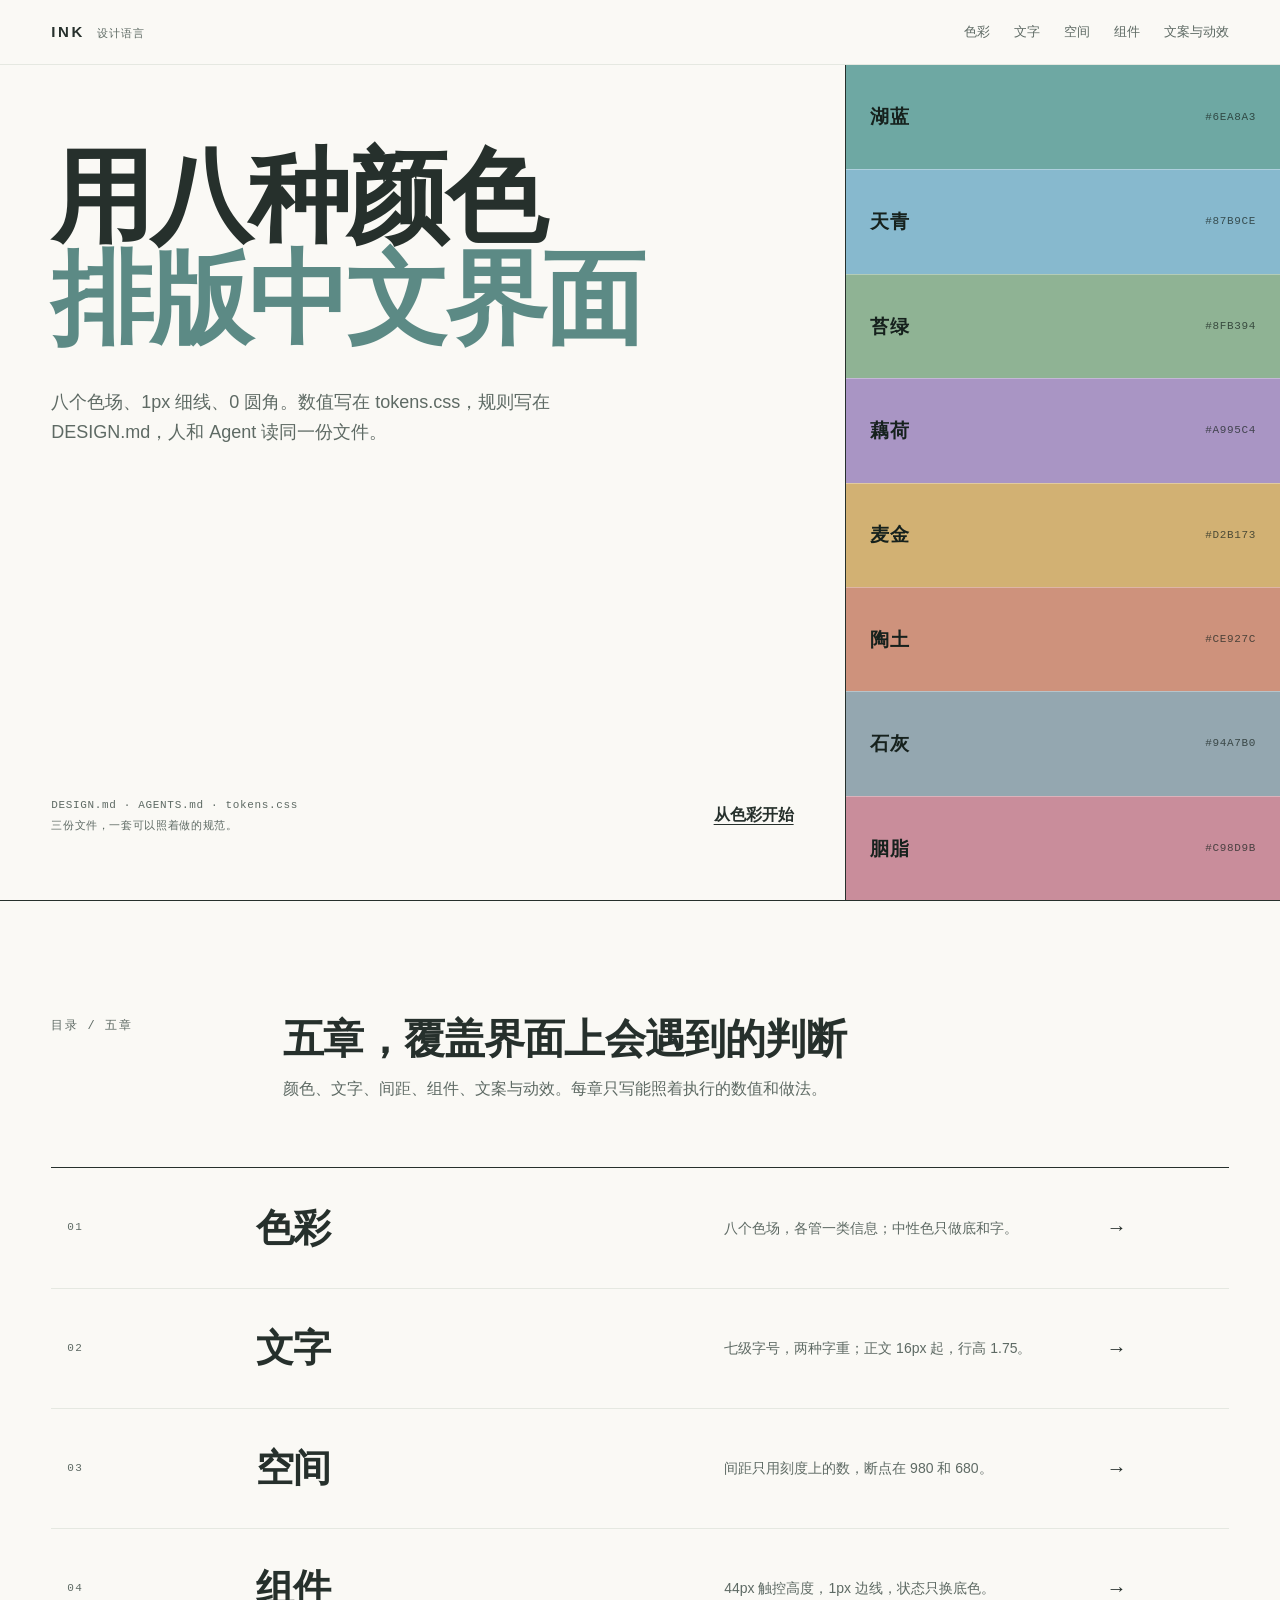
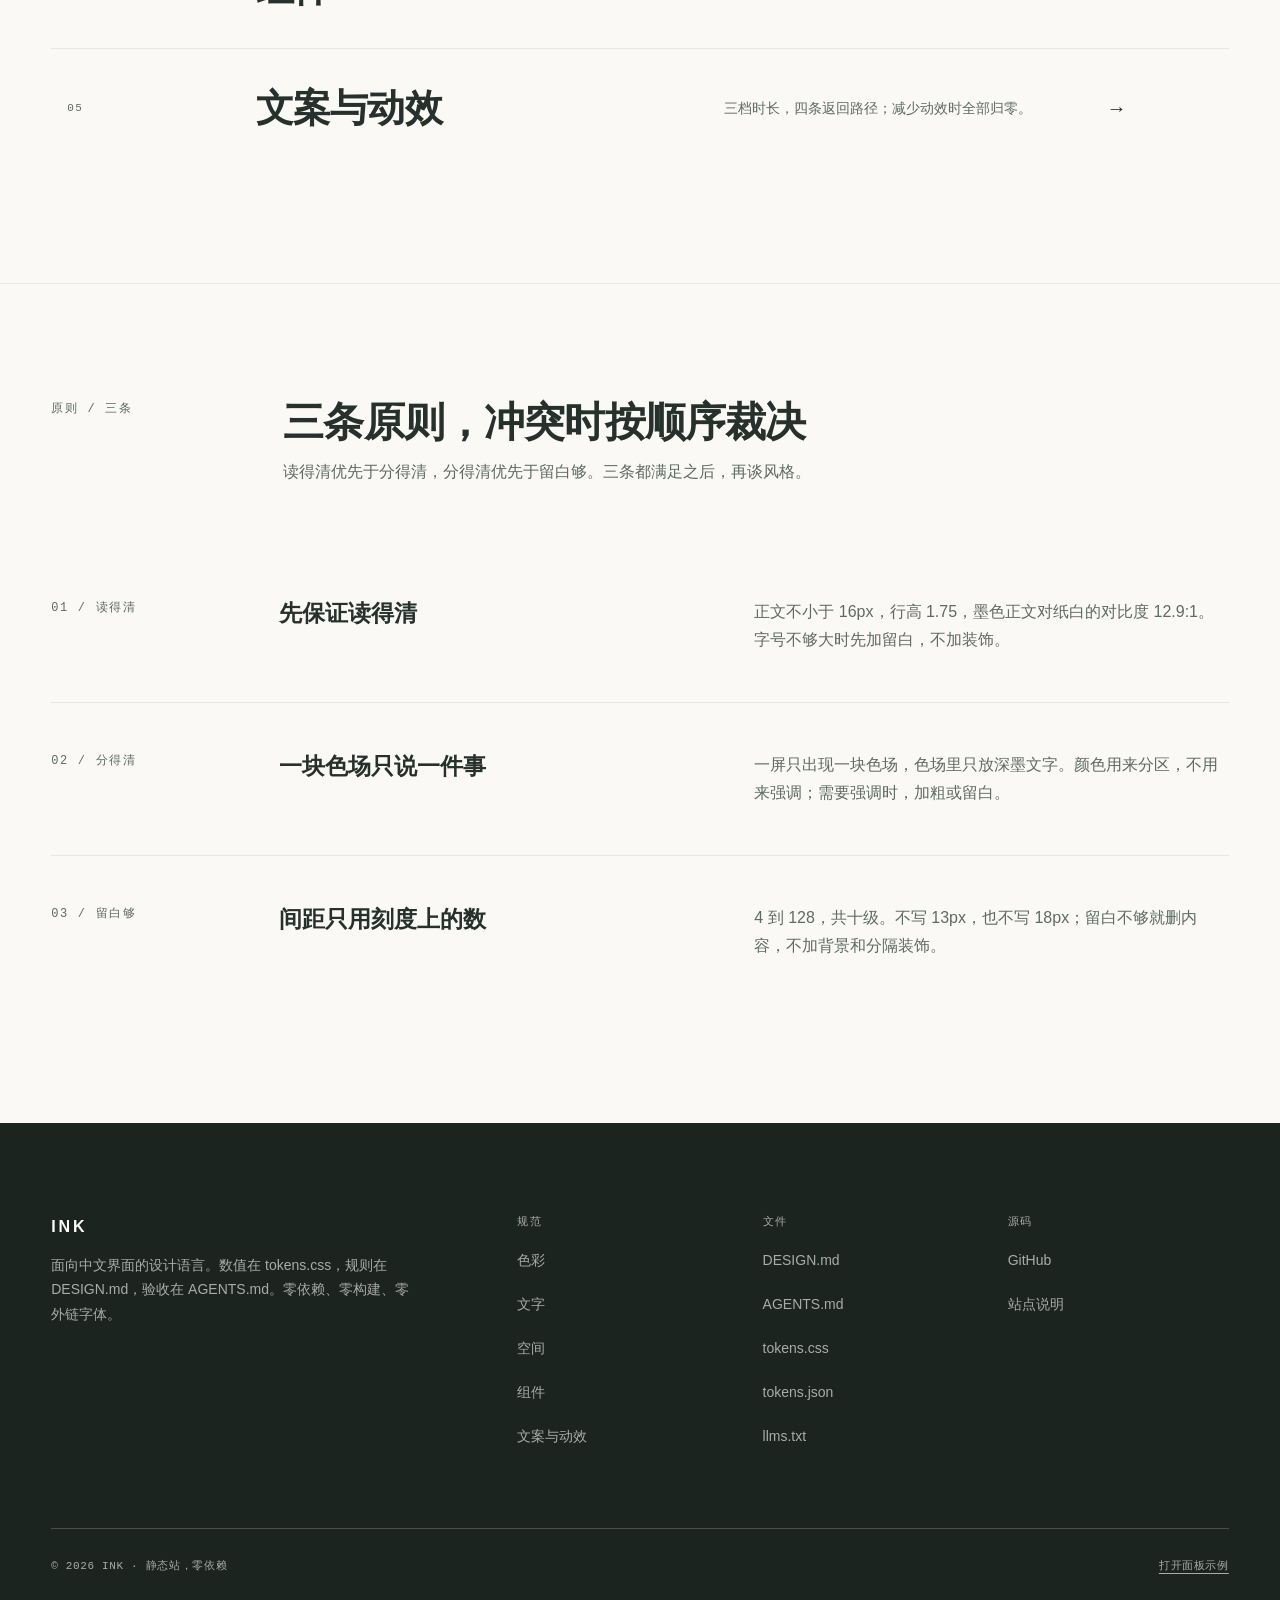
<file: index.html>
<!doctype html>
<html lang="zh-CN">
<head>
<meta charset="utf-8">
<meta name="viewport" content="width=device-width, initial-scale=1">
<title>INK · 面向中文界面的设计语言</title>
<meta name="description" content="八个色场、1px 细线、0 圆角。INK 是一套面向中文界面的设计语言：数值在 tokens.css，规则在 DESIGN.md，验收在 AGENTS.md。零依赖、零构建。">
<meta name="theme-color" content="#FAF9F5">
<link rel="icon" href="assets/favicon.svg" type="image/svg+xml">
<link rel="stylesheet" href="tokens.css">
<link rel="stylesheet" href="assets/site.css">
<link rel="canonical" href="https://knink-owo.github.io/INK-DesignLanguage/">
<meta property="og:type" content="website">
<meta property="og:title" content="INK · 面向中文界面的设计语言">
<meta property="og:description" content="八个色场、1px 细线、0 圆角。中文界面里能用上的字号、间距和用色规则。">
<meta property="og:url" content="https://knink-owo.github.io/INK-DesignLanguage/">
<meta property="og:image" content="https://knink-owo.github.io/INK-DesignLanguage/assets/og.png">
<meta name="twitter:card" content="summary_large_image">
</head>
<body>
<a class="skip-link" href="#main">跳到正文</a>

<header class="site-header">
  <div class="wrap">
    <div class="site-header__inner">
      <a class="brand" href="index.html">INK<span class="brand__sub">设计语言</span></a>
      <nav class="site-nav" aria-label="章节">
        <a class="site-nav__link" href="spec/color.html">色彩</a>
        <a class="site-nav__link" href="spec/typography.html">文字</a>
        <a class="site-nav__link" href="spec/space.html">空间</a>
        <a class="site-nav__link" href="spec/components.html">组件</a>
        <a class="site-nav__link" href="spec/voice-motion.html">文案与动效</a>
      </nav>
    </div>
  </div>
</header>

<main id="main">
  <section class="hero" aria-labelledby="hero-title">
    <div class="hero__copy">
      <h1 class="display" id="hero-title">
        <span class="display__line rise" style="--i: 0">用八种颜色</span>
        <span class="display__line display__line--accent rise" style="--i: 1">排版中文界面</span>
      </h1>
      <p class="hero__lead rise" style="--i: 2">八个色场、1px 细线、0 圆角。数值写在 tokens.css，规则写在 DESIGN.md，人和 Agent 读同一份文件。</p>
      <div class="hero__foot">
        <p class="hero__note">DESIGN.md · AGENTS.md · tokens.css<br>三份文件，一套可以照着做的规范。</p>
        <a class="text-link" href="spec/color.html">从色彩开始</a>
      </div>
    </div>

    <ol class="hero__wall" aria-label="八个色场">
      <li class="wall-band tone-lake"><span class="wall-band__name">湖蓝</span><span class="wall-band__hex">#6EA8A3</span></li>
      <li class="wall-band tone-sky"><span class="wall-band__name">天青</span><span class="wall-band__hex">#87B9CE</span></li>
      <li class="wall-band tone-moss"><span class="wall-band__name">苔绿</span><span class="wall-band__hex">#8FB394</span></li>
      <li class="wall-band tone-lotus"><span class="wall-band__name">藕荷</span><span class="wall-band__hex">#A995C4</span></li>
      <li class="wall-band tone-wheat"><span class="wall-band__name">麦金</span><span class="wall-band__hex">#D2B173</span></li>
      <li class="wall-band tone-clay"><span class="wall-band__name">陶土</span><span class="wall-band__hex">#CE927C</span></li>
      <li class="wall-band tone-stone"><span class="wall-band__name">石灰</span><span class="wall-band__hex">#94A7B0</span></li>
      <li class="wall-band tone-rouge"><span class="wall-band__name">胭脂</span><span class="wall-band__hex">#C98D9B</span></li>
    </ol>
  </section>

  <section class="section" aria-labelledby="chapters-title">
    <div class="wrap">
      <div class="section-head">
        <span class="mono-label section-head__index">目录 / 五章</span>
        <h2 class="section-head__title" id="chapters-title">五章，覆盖界面上会遇到的判断</h2>
        <p class="section-head__lede">颜色、文字、间距、组件、文案与动效。每章只写能照着执行的数值和做法。</p>
      </div>

      <div class="chapter-index">
        <a class="chapter-row chapter-row--lake" href="spec/color.html">
          <span class="chapter-row__num">01</span>
          <span class="chapter-row__title">色彩</span>
          <span class="chapter-row__lede">八个色场，各管一类信息；中性色只做底和字。</span>
          <span class="chapter-row__arrow" aria-hidden="true">→</span>
        </a>
        <a class="chapter-row chapter-row--lotus" href="spec/typography.html">
          <span class="chapter-row__num">02</span>
          <span class="chapter-row__title">文字</span>
          <span class="chapter-row__lede">七级字号，两种字重；正文 16px 起，行高 1.75。</span>
          <span class="chapter-row__arrow" aria-hidden="true">→</span>
        </a>
        <a class="chapter-row chapter-row--moss" href="spec/space.html">
          <span class="chapter-row__num">03</span>
          <span class="chapter-row__title">空间</span>
          <span class="chapter-row__lede">间距只用刻度上的数，断点在 980 和 680。</span>
          <span class="chapter-row__arrow" aria-hidden="true">→</span>
        </a>
        <a class="chapter-row chapter-row--stone" href="spec/components.html">
          <span class="chapter-row__num">04</span>
          <span class="chapter-row__title">组件</span>
          <span class="chapter-row__lede">44px 触控高度，1px 边线，状态只换底色。</span>
          <span class="chapter-row__arrow" aria-hidden="true">→</span>
        </a>
        <a class="chapter-row chapter-row--clay" href="spec/voice-motion.html">
          <span class="chapter-row__num">05</span>
          <span class="chapter-row__title">文案与动效</span>
          <span class="chapter-row__lede">三档时长，四条返回路径；减少动效时全部归零。</span>
          <span class="chapter-row__arrow" aria-hidden="true">→</span>
        </a>
      </div>
    </div>
  </section>

  <section class="section" aria-labelledby="rules-title">
    <div class="wrap">
      <div class="section-head">
        <span class="mono-label section-head__index">原则 / 三条</span>
        <h2 class="section-head__title" id="rules-title">三条原则，冲突时按顺序裁决</h2>
        <p class="section-head__lede">读得清优先于分得清，分得清优先于留白够。三条都满足之后，再谈风格。</p>
      </div>

      <div>
        <div class="rule-row">
          <span class="mono-label">01 / 读得清</span>
          <h3 class="rule-row__title">先保证读得清</h3>
          <p class="rule-row__text">正文不小于 16px，行高 1.75，墨色正文对纸白的对比度 12.9:1。字号不够大时先加留白，不加装饰。</p>
        </div>
        <div class="rule-row">
          <span class="mono-label">02 / 分得清</span>
          <h3 class="rule-row__title">一块色场只说一件事</h3>
          <p class="rule-row__text">一屏只出现一块色场，色场里只放深墨文字。颜色用来分区，不用来强调；需要强调时，加粗或留白。</p>
        </div>
        <div class="rule-row">
          <span class="mono-label">03 / 留白够</span>
          <h3 class="rule-row__title">间距只用刻度上的数</h3>
          <p class="rule-row__text">4 到 128，共十级。不写 13px，也不写 18px；留白不够就删内容，不加背景和分隔装饰。</p>
        </div>
      </div>
    </div>
  </section>
</main>

<footer class="site-footer">
  <div class="wrap">
    <div class="site-footer__grid">
      <div class="site-footer__brand-col">
        <div class="site-footer__brand">INK</div>
        <p class="site-footer__sub">面向中文界面的设计语言。数值在 tokens.css，规则在 DESIGN.md，验收在 AGENTS.md。零依赖、零构建、零外链字体。</p>
      </div>

      <div>
        <div class="site-footer__title">规范</div>
        <a class="site-footer__link" href="spec/color.html">色彩</a>
        <a class="site-footer__link" href="spec/typography.html">文字</a>
        <a class="site-footer__link" href="spec/space.html">空间</a>
        <a class="site-footer__link" href="spec/components.html">组件</a>
        <a class="site-footer__link" href="spec/voice-motion.html">文案与动效</a>
      </div>

      <div>
        <div class="site-footer__title">文件</div>
        <a class="site-footer__link" href="DESIGN.md">DESIGN.md</a>
        <a class="site-footer__link" href="AGENTS.md">AGENTS.md</a>
        <a class="site-footer__link" href="tokens.css">tokens.css</a>
        <a class="site-footer__link" href="tokens.json">tokens.json</a>
        <a class="site-footer__link" href="llms.txt">llms.txt</a>
      </div>

      <div>
        <div class="site-footer__title">源码</div>
        <a class="site-footer__link" href="https://github.com/knink-owo/INK-DesignLanguage">GitHub</a>
        <a class="site-footer__link" href="README.md">站点说明</a>
      </div>
    </div>

    <div class="site-footer__bottom">
      <span class="site-footer__fine">© 2026 INK · 静态站，零依赖</span>
      <button class="link-button site-footer__fine" type="button" data-sheet-open="example-sheet">打开面板示例</button>
    </div>
  </div>
</footer>

<dialog class="sheet" id="example-sheet" aria-labelledby="example-sheet-title">
  <div class="sheet__inner">
    <div class="sheet__head">
      <h2 class="sheet__title" id="example-sheet-title">面板从触发按钮的位置展开</h2>
      <button class="sheet__close" type="button" data-sheet-close>关闭</button>
    </div>
    <div class="sheet__body">
      <p class="lede">这块面板演示空间连续性：从哪来，回哪去。按 Esc、点面板外、点「回到原处」都能关闭。</p>
      <div class="sheet__steps">
        <div class="sheet__step">
          <span class="sheet__step-num">01</span>
          <span class="sheet__step-title">起点</span>
          <span class="sheet__step-text">计算触发按钮和面板的矩形，取中心点与尺寸比例。</span>
        </div>
        <div class="sheet__step">
          <span class="sheet__step-num">02</span>
          <span class="sheet__step-title">展开</span>
          <span class="sheet__step-text">从按钮的位置和大小开始，380ms 展开到面板自己的位置。</span>
        </div>
        <div class="sheet__step">
          <span class="sheet__step-num">03</span>
          <span class="sheet__step-title">返回</span>
          <span class="sheet__step-text">关闭时收回按钮，焦点回到触发按钮，不丢阅读位置。</span>
        </div>
      </div>
      <div class="sheet__actions">
        <button class="btn btn--primary" type="button" data-sheet-close>回到原处</button>
        <a class="btn btn--quiet" href="spec/voice-motion.html">看动效规范</a>
      </div>
    </div>
  </div>
</dialog>

<script src="assets/site.js" defer></script>
</body>
</html>
</file>
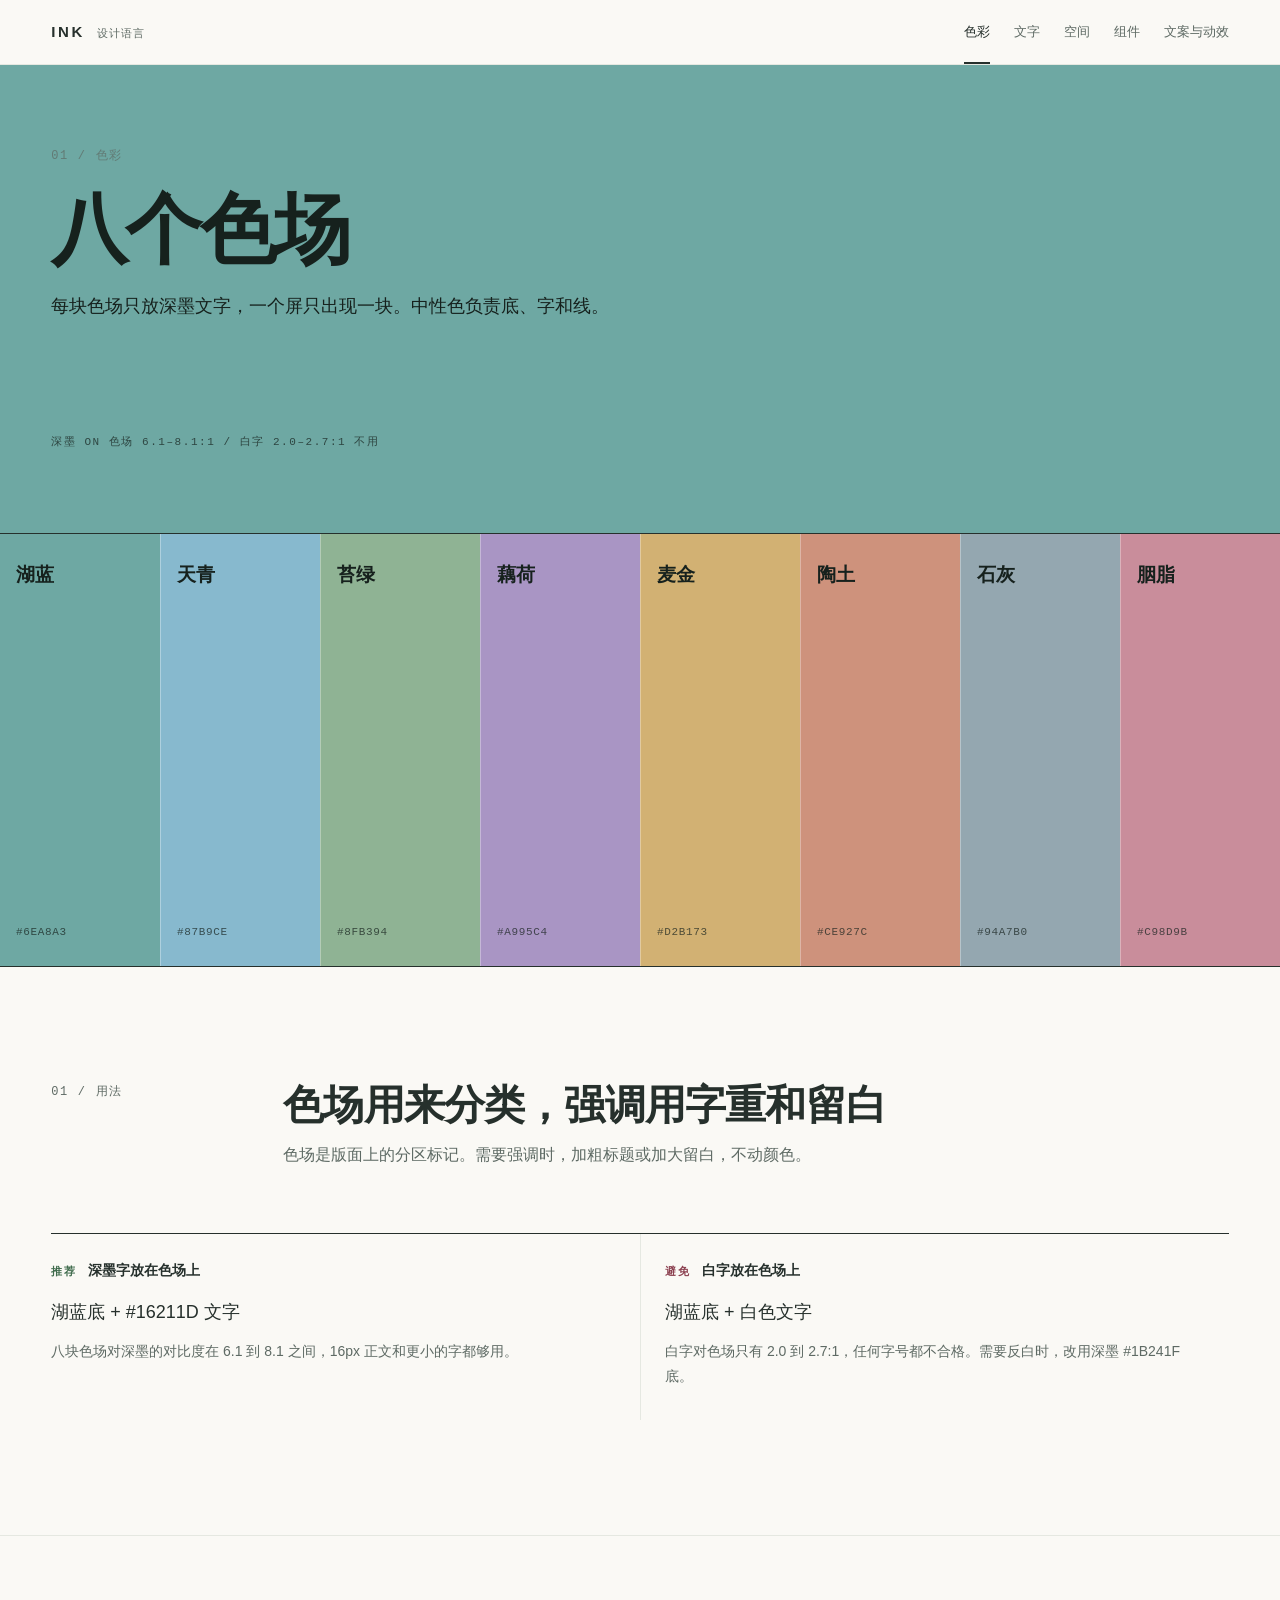
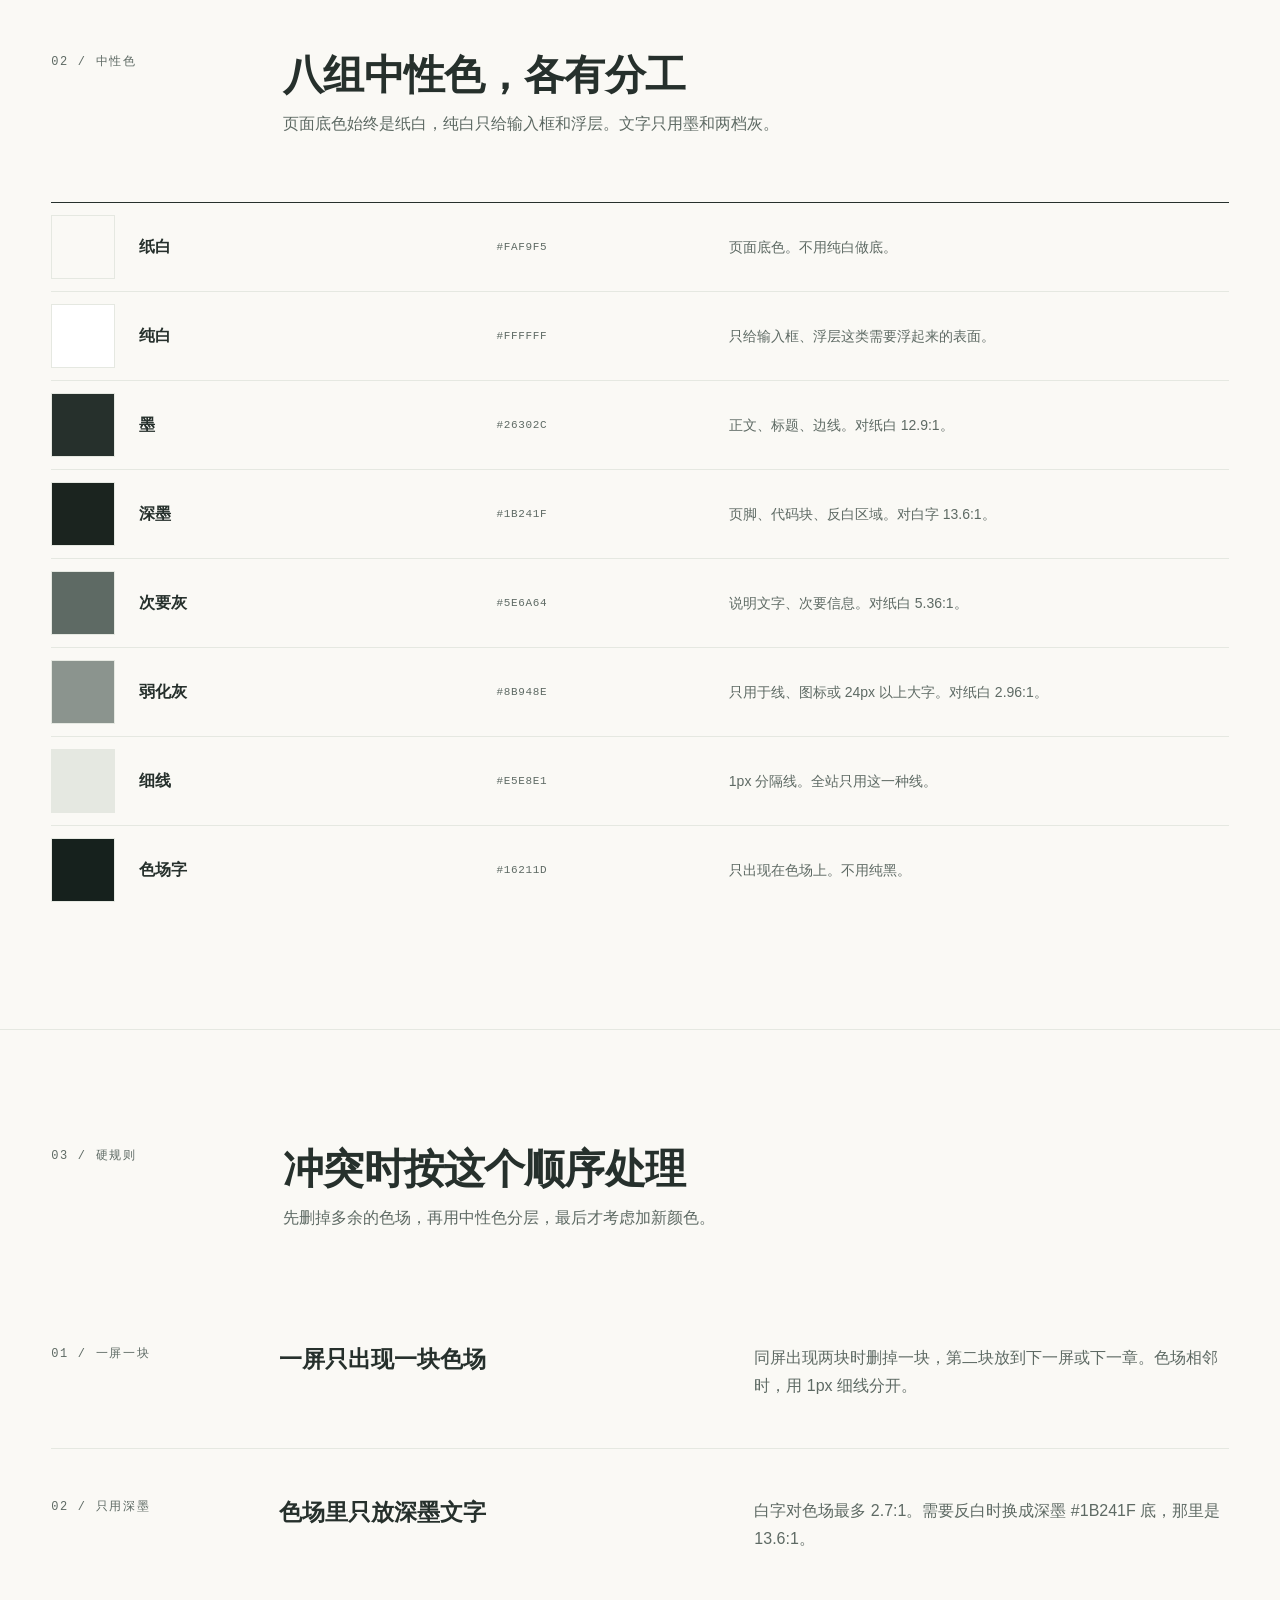
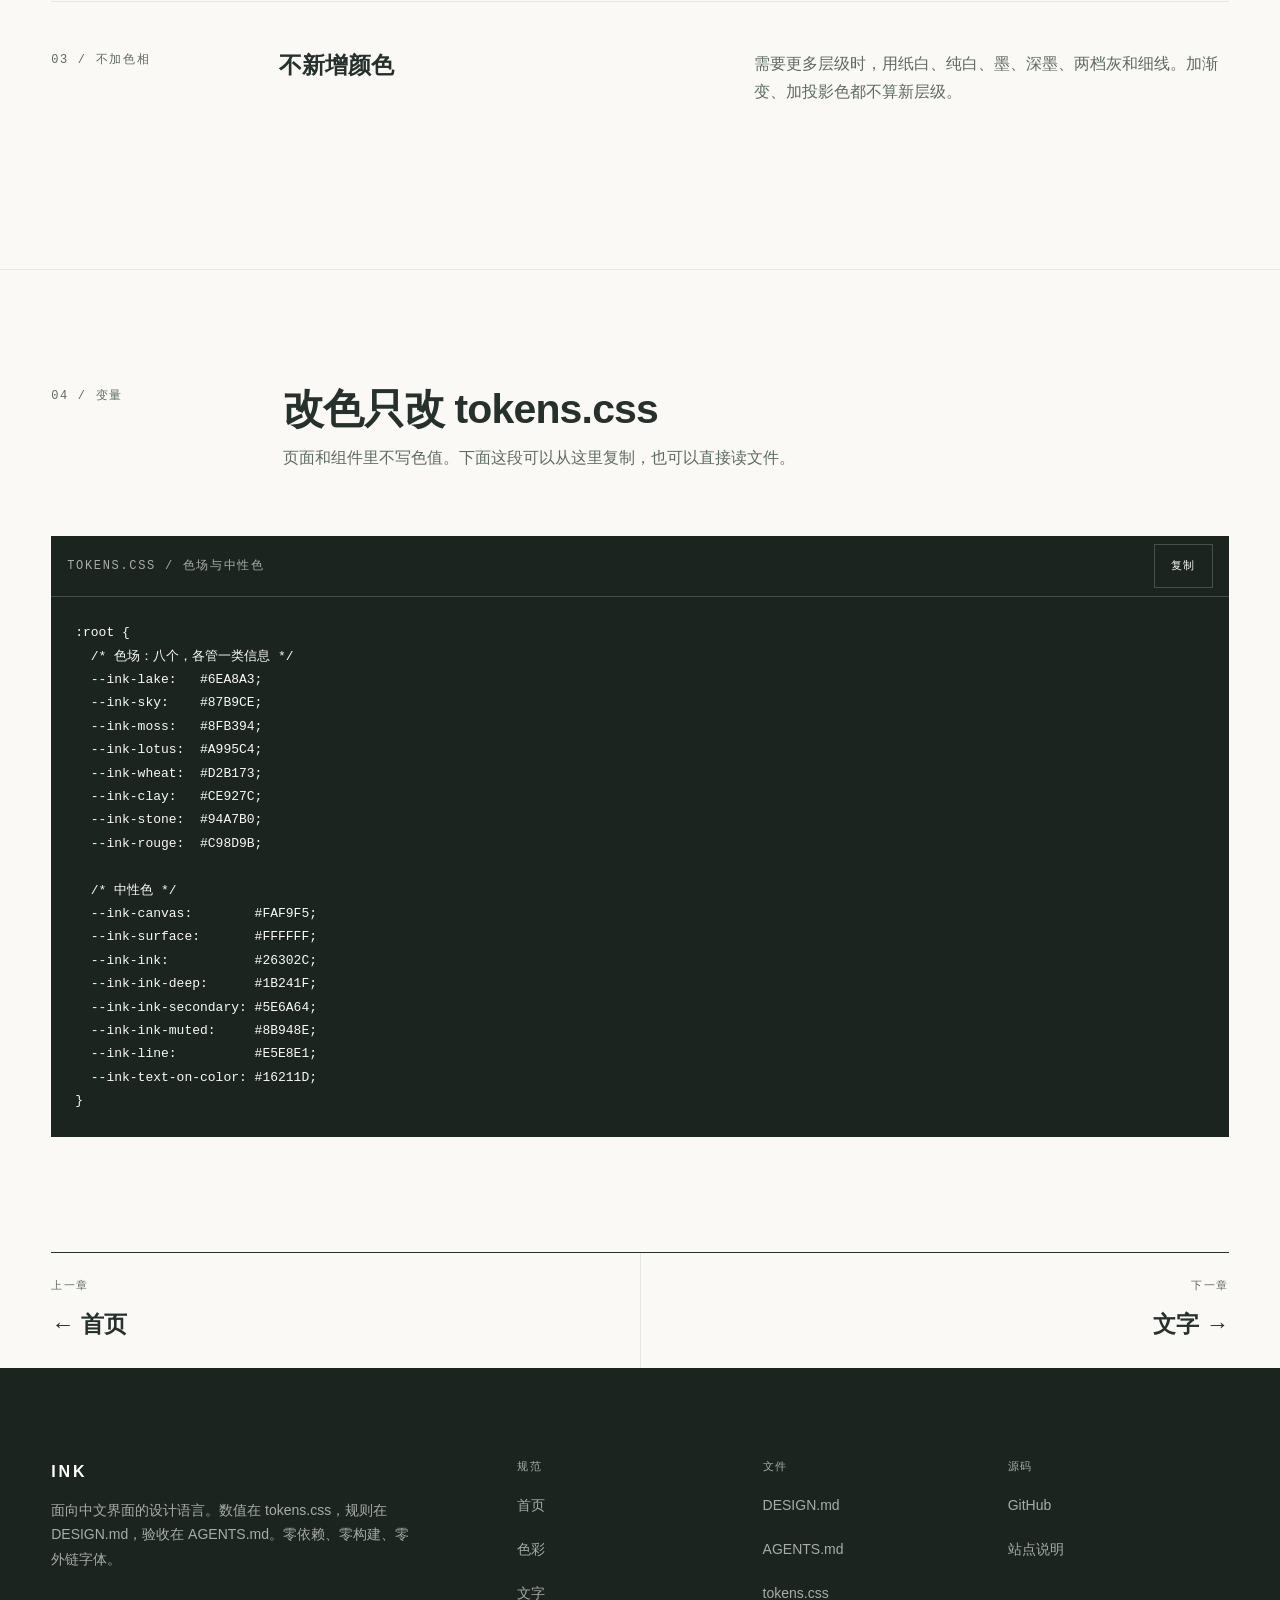
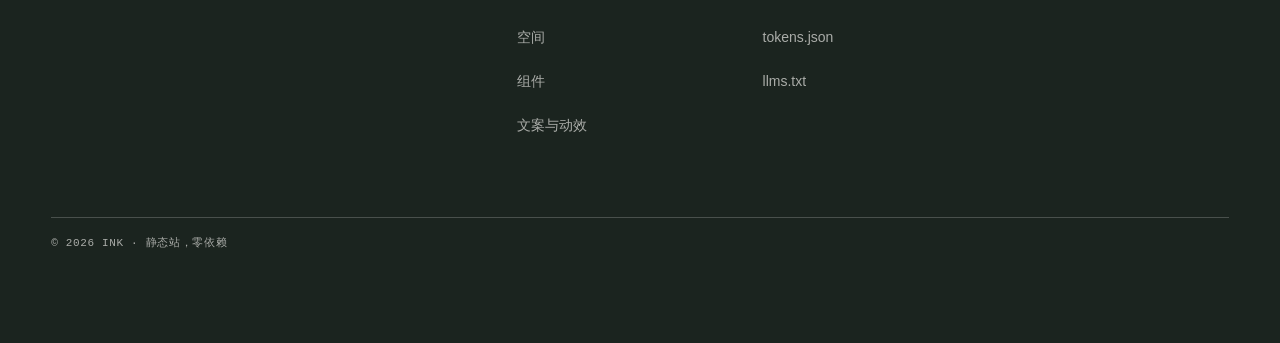
<file: spec/color.html>
<!doctype html>
<html lang="zh-CN">
<head>
<meta charset="utf-8">
<meta name="viewport" content="width=device-width, initial-scale=1">
<title>色彩 · INK 设计语言</title>
<meta name="description" content="INK 色彩规范：八个色场、八组中性色、对比度下限与用色规则。">
<meta name="theme-color" content="#FAF9F5">
<link rel="icon" href="../assets/favicon.svg" type="image/svg+xml">
<link rel="stylesheet" href="../tokens.css">
<link rel="stylesheet" href="../assets/site.css">
<link rel="canonical" href="https://knink-owo.github.io/INK-DesignLanguage/spec/color.html">
<meta property="og:type" content="article">
<meta property="og:title" content="INK 色彩规范：八个色场">
<meta property="og:description" content="每块色场只放深墨文字，一个屏只出现一块。深墨对色场的对比度在 6.1 到 8.1 之间。">
<meta property="og:url" content="https://knink-owo.github.io/INK-DesignLanguage/spec/color.html">
<meta property="og:image" content="https://knink-owo.github.io/INK-DesignLanguage/assets/og.png">
<meta name="twitter:card" content="summary_large_image">
</head>
<body>
<a class="skip-link" href="#main">跳到正文</a>

<header class="site-header">
  <div class="wrap">
    <div class="site-header__inner">
      <a class="brand" href="../index.html">INK<span class="brand__sub">设计语言</span></a>
      <nav class="site-nav" aria-label="章节">
        <a class="site-nav__link" href="color.html" aria-current="page">色彩</a>
        <a class="site-nav__link" href="typography.html">文字</a>
        <a class="site-nav__link" href="space.html">空间</a>
        <a class="site-nav__link" href="components.html">组件</a>
        <a class="site-nav__link" href="voice-motion.html">文案与动效</a>
      </nav>
    </div>
  </div>
</header>

<main id="main">
  <section class="chapter-hero tone-lake">
    <div class="wrap">
      <div class="chapter-hero__inner">
        <span class="mono-label chapter-hero__index">01 / 色彩</span>
        <h1 class="chapter-hero__title">八个色场</h1>
        <p class="chapter-hero__lede">每块色场只放深墨文字，一个屏只出现一块。中性色负责底、字和线。</p>
        <p class="chapter-hero__meta">深墨 on 色场 6.1–8.1:1 / 白字 2.0–2.7:1 不用</p>
      </div>
    </div>
  </section>

  <div class="field-wall" aria-label="八个色场与色值">
    <div class="field tone-lake"><span class="field__name">湖蓝</span><span class="field__hex">#6EA8A3</span></div>
    <div class="field tone-sky"><span class="field__name">天青</span><span class="field__hex">#87B9CE</span></div>
    <div class="field tone-moss"><span class="field__name">苔绿</span><span class="field__hex">#8FB394</span></div>
    <div class="field tone-lotus"><span class="field__name">藕荷</span><span class="field__hex">#A995C4</span></div>
    <div class="field tone-wheat"><span class="field__name">麦金</span><span class="field__hex">#D2B173</span></div>
    <div class="field tone-clay"><span class="field__name">陶土</span><span class="field__hex">#CE927C</span></div>
    <div class="field tone-stone"><span class="field__name">石灰</span><span class="field__hex">#94A7B0</span></div>
    <div class="field tone-rouge"><span class="field__name">胭脂</span><span class="field__hex">#C98D9B</span></div>
  </div>

  <section class="section">
    <div class="wrap">
      <div class="section-head">
        <span class="mono-label section-head__index">01 / 用法</span>
        <h2 class="section-head__title">色场用来分类，强调用字重和留白</h2>
        <p class="section-head__lede">色场是版面上的分区标记。需要强调时，加粗标题或加大留白，不动颜色。</p>
      </div>

      <div class="compare">
        <div class="compare__col">
          <div class="compare__title"><span class="mark mark--yes">推荐</span>深墨字放在色场上</div>
          <p class="compare__example">湖蓝底 + #16211D 文字</p>
          <p class="compare__note">八块色场对深墨的对比度在 6.1 到 8.1 之间，16px 正文和更小的字都够用。</p>
        </div>
        <div class="compare__col">
          <div class="compare__title"><span class="mark mark--no">避免</span>白字放在色场上</div>
          <p class="compare__example">湖蓝底 + 白色文字</p>
          <p class="compare__note">白字对色场只有 2.0 到 2.7:1，任何字号都不合格。需要反白时，改用深墨 #1B241F 底。</p>
        </div>
      </div>
    </div>
  </section>

  <section class="section">
    <div class="wrap">
      <div class="section-head">
        <span class="mono-label section-head__index">02 / 中性色</span>
        <h2 class="section-head__title">八组中性色，各有分工</h2>
        <p class="section-head__lede">页面底色始终是纸白，纯白只给输入框和浮层。文字只用墨和两档灰。</p>
      </div>

      <div class="neutral-list">
        <div class="neutral-row">
          <span class="neutral-row__swatch" style="background: var(--ink-canvas)"></span>
          <span class="neutral-row__name">纸白</span>
          <span class="neutral-row__hex">#FAF9F5</span>
          <span class="neutral-row__role">页面底色。不用纯白做底。</span>
        </div>
        <div class="neutral-row">
          <span class="neutral-row__swatch" style="background: var(--ink-surface)"></span>
          <span class="neutral-row__name">纯白</span>
          <span class="neutral-row__hex">#FFFFFF</span>
          <span class="neutral-row__role">只给输入框、浮层这类需要浮起来的表面。</span>
        </div>
        <div class="neutral-row">
          <span class="neutral-row__swatch" style="background: var(--ink-ink)"></span>
          <span class="neutral-row__name">墨</span>
          <span class="neutral-row__hex">#26302C</span>
          <span class="neutral-row__role">正文、标题、边线。对纸白 12.9:1。</span>
        </div>
        <div class="neutral-row">
          <span class="neutral-row__swatch" style="background: var(--ink-ink-deep)"></span>
          <span class="neutral-row__name">深墨</span>
          <span class="neutral-row__hex">#1B241F</span>
          <span class="neutral-row__role">页脚、代码块、反白区域。对白字 13.6:1。</span>
        </div>
        <div class="neutral-row">
          <span class="neutral-row__swatch" style="background: var(--ink-ink-secondary)"></span>
          <span class="neutral-row__name">次要灰</span>
          <span class="neutral-row__hex">#5E6A64</span>
          <span class="neutral-row__role">说明文字、次要信息。对纸白 5.36:1。</span>
        </div>
        <div class="neutral-row">
          <span class="neutral-row__swatch" style="background: var(--ink-ink-muted)"></span>
          <span class="neutral-row__name">弱化灰</span>
          <span class="neutral-row__hex">#8B948E</span>
          <span class="neutral-row__role">只用于线、图标或 24px 以上大字。对纸白 2.96:1。</span>
        </div>
        <div class="neutral-row">
          <span class="neutral-row__swatch" style="background: var(--ink-line)"></span>
          <span class="neutral-row__name">细线</span>
          <span class="neutral-row__hex">#E5E8E1</span>
          <span class="neutral-row__role">1px 分隔线。全站只用这一种线。</span>
        </div>
        <div class="neutral-row">
          <span class="neutral-row__swatch" style="background: var(--ink-text-on-color)"></span>
          <span class="neutral-row__name">色场字</span>
          <span class="neutral-row__hex">#16211D</span>
          <span class="neutral-row__role">只出现在色场上。不用纯黑。</span>
        </div>
      </div>
    </div>
  </section>

  <section class="section">
    <div class="wrap">
      <div class="section-head">
        <span class="mono-label section-head__index">03 / 硬规则</span>
        <h2 class="section-head__title">冲突时按这个顺序处理</h2>
        <p class="section-head__lede">先删掉多余的色场，再用中性色分层，最后才考虑加新颜色。</p>
      </div>

      <div>
        <div class="rule-row">
          <span class="mono-label">01 / 一屏一块</span>
          <h3 class="rule-row__title">一屏只出现一块色场</h3>
          <p class="rule-row__text">同屏出现两块时删掉一块，第二块放到下一屏或下一章。色场相邻时，用 1px 细线分开。</p>
        </div>
        <div class="rule-row">
          <span class="mono-label">02 / 只用深墨</span>
          <h3 class="rule-row__title">色场里只放深墨文字</h3>
          <p class="rule-row__text">白字对色场最多 2.7:1。需要反白时换成深墨 #1B241F 底，那里是 13.6:1。</p>
        </div>
        <div class="rule-row">
          <span class="mono-label">03 / 不加色相</span>
          <h3 class="rule-row__title">不新增颜色</h3>
          <p class="rule-row__text">需要更多层级时，用纸白、纯白、墨、深墨、两档灰和细线。加渐变、加投影色都不算新层级。</p>
        </div>
      </div>
    </div>
  </section>

  <section class="section">
    <div class="wrap">
      <div class="section-head">
        <span class="mono-label section-head__index">04 / 变量</span>
        <h2 class="section-head__title">改色只改 tokens.css</h2>
        <p class="section-head__lede">页面和组件里不写色值。下面这段可以从这里复制，也可以直接读文件。</p>
      </div>

      <div class="code-block">
        <div class="code-block__head">
          <span class="mono-label">tokens.css / 色场与中性色</span>
          <button class="copy-btn" type="button" data-copy-target="#color-tokens"><span data-copy-label>复制</span></button>
        </div>
<pre class="code-block__body" id="color-tokens"><code>:root {
  /* 色场：八个，各管一类信息 */
  --ink-lake:   #6EA8A3;
  --ink-sky:    #87B9CE;
  --ink-moss:   #8FB394;
  --ink-lotus:  #A995C4;
  --ink-wheat:  #D2B173;
  --ink-clay:   #CE927C;
  --ink-stone:  #94A7B0;
  --ink-rouge:  #C98D9B;

  /* 中性色 */
  --ink-canvas:        #FAF9F5;
  --ink-surface:       #FFFFFF;
  --ink-ink:           #26302C;
  --ink-ink-deep:      #1B241F;
  --ink-ink-secondary: #5E6A64;
  --ink-ink-muted:     #8B948E;
  --ink-line:          #E5E8E1;
  --ink-text-on-color: #16211D;
}</code></pre>
      </div>
    </div>
  </section>

  <div class="wrap">
    <nav class="pager" aria-label="章节翻页">
      <a class="pager__link" href="../index.html">
        <span class="pager__dir">上一章</span>
        <span class="pager__title">← 首页</span>
      </a>
      <a class="pager__link pager__link--next" href="typography.html">
        <span class="pager__dir">下一章</span>
        <span class="pager__title">文字 →</span>
      </a>
    </nav>
  </div>
</main>

<footer class="site-footer">
  <div class="wrap">
    <div class="site-footer__grid">
      <div class="site-footer__brand-col">
        <div class="site-footer__brand">INK</div>
        <p class="site-footer__sub">面向中文界面的设计语言。数值在 tokens.css，规则在 DESIGN.md，验收在 AGENTS.md。零依赖、零构建、零外链字体。</p>
      </div>

      <div>
        <div class="site-footer__title">规范</div>
        <a class="site-footer__link" href="../index.html">首页</a>
        <a class="site-footer__link" href="color.html">色彩</a>
        <a class="site-footer__link" href="typography.html">文字</a>
        <a class="site-footer__link" href="space.html">空间</a>
        <a class="site-footer__link" href="components.html">组件</a>
        <a class="site-footer__link" href="voice-motion.html">文案与动效</a>
      </div>

      <div>
        <div class="site-footer__title">文件</div>
        <a class="site-footer__link" href="../DESIGN.md">DESIGN.md</a>
        <a class="site-footer__link" href="../AGENTS.md">AGENTS.md</a>
        <a class="site-footer__link" href="../tokens.css">tokens.css</a>
        <a class="site-footer__link" href="../tokens.json">tokens.json</a>
        <a class="site-footer__link" href="../llms.txt">llms.txt</a>
      </div>

      <div>
        <div class="site-footer__title">源码</div>
        <a class="site-footer__link" href="https://github.com/knink-owo/INK-DesignLanguage">GitHub</a>
        <a class="site-footer__link" href="../README.md">站点说明</a>
      </div>
    </div>

    <div class="site-footer__bottom">
      <span class="site-footer__fine">© 2026 INK · 静态站，零依赖</span>
    </div>
  </div>
</footer>

<script src="../assets/site.js" defer></script>
</body>
</html>
</file>
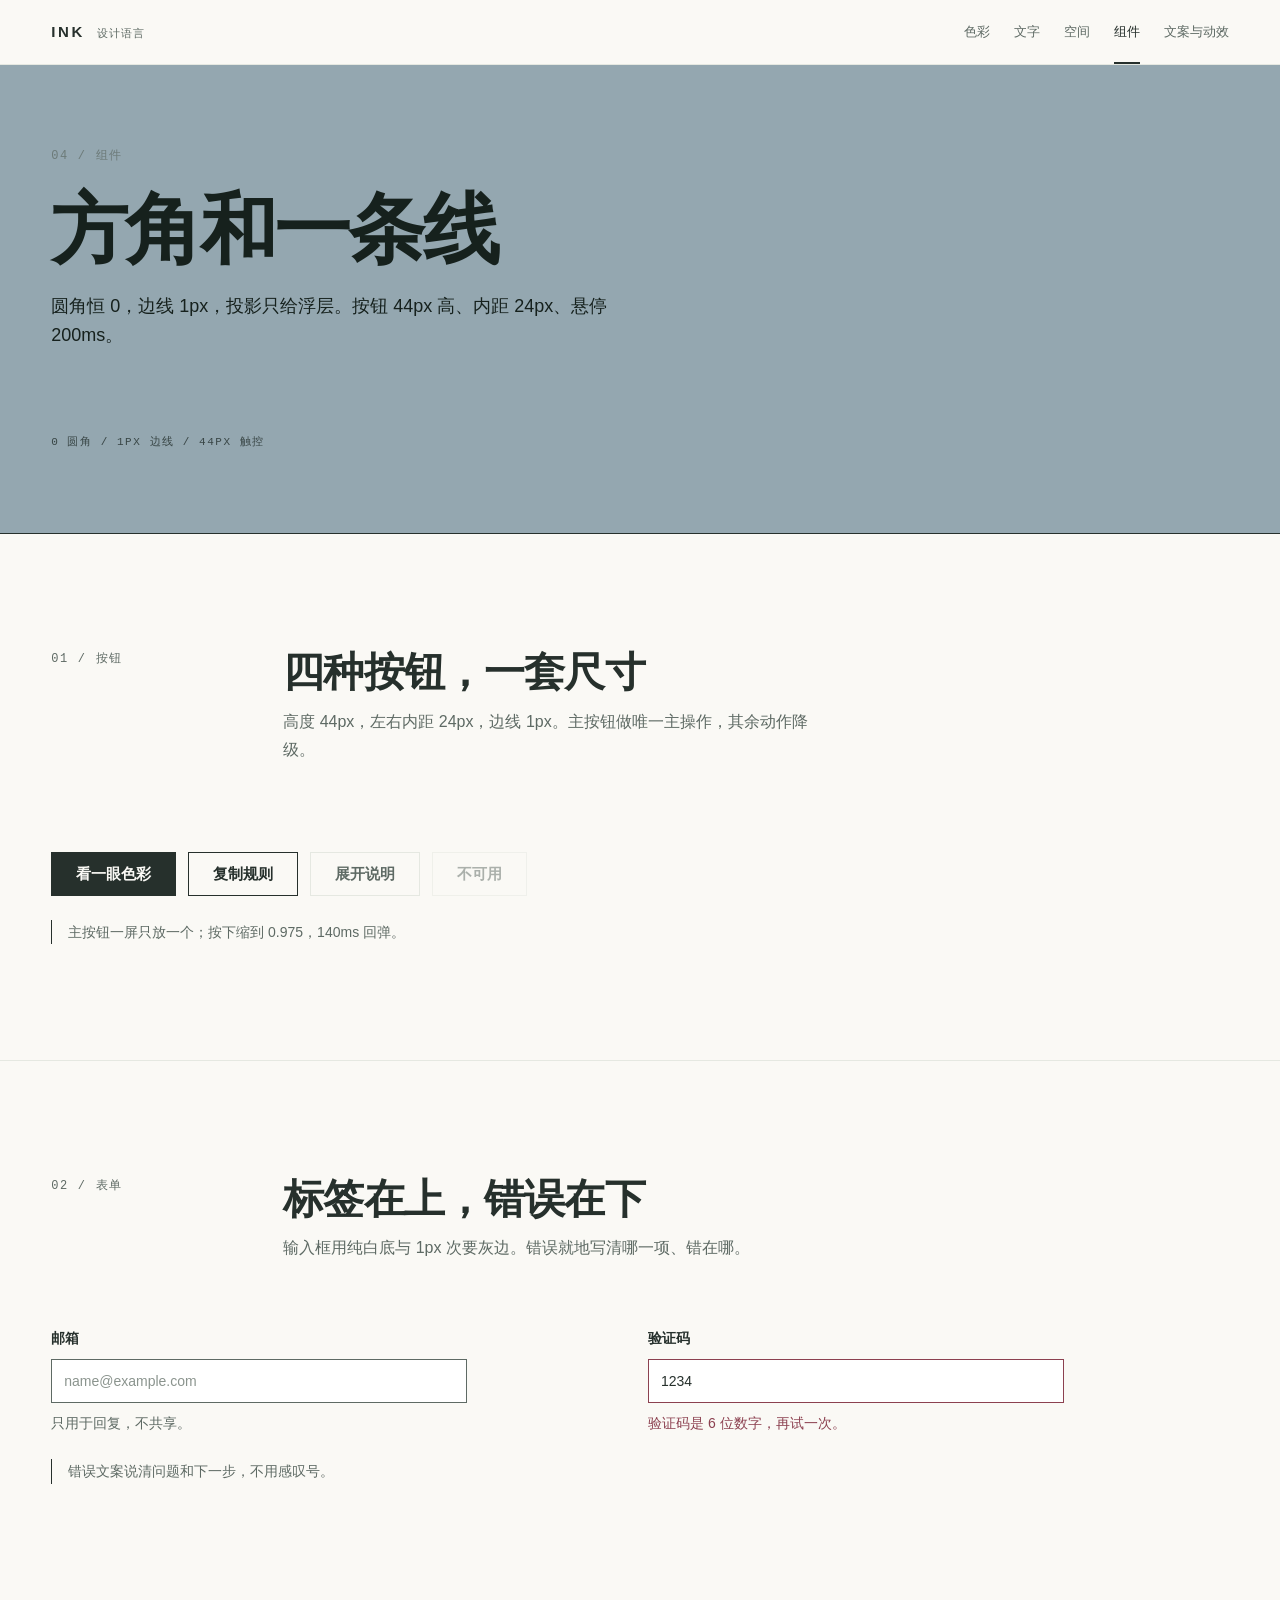
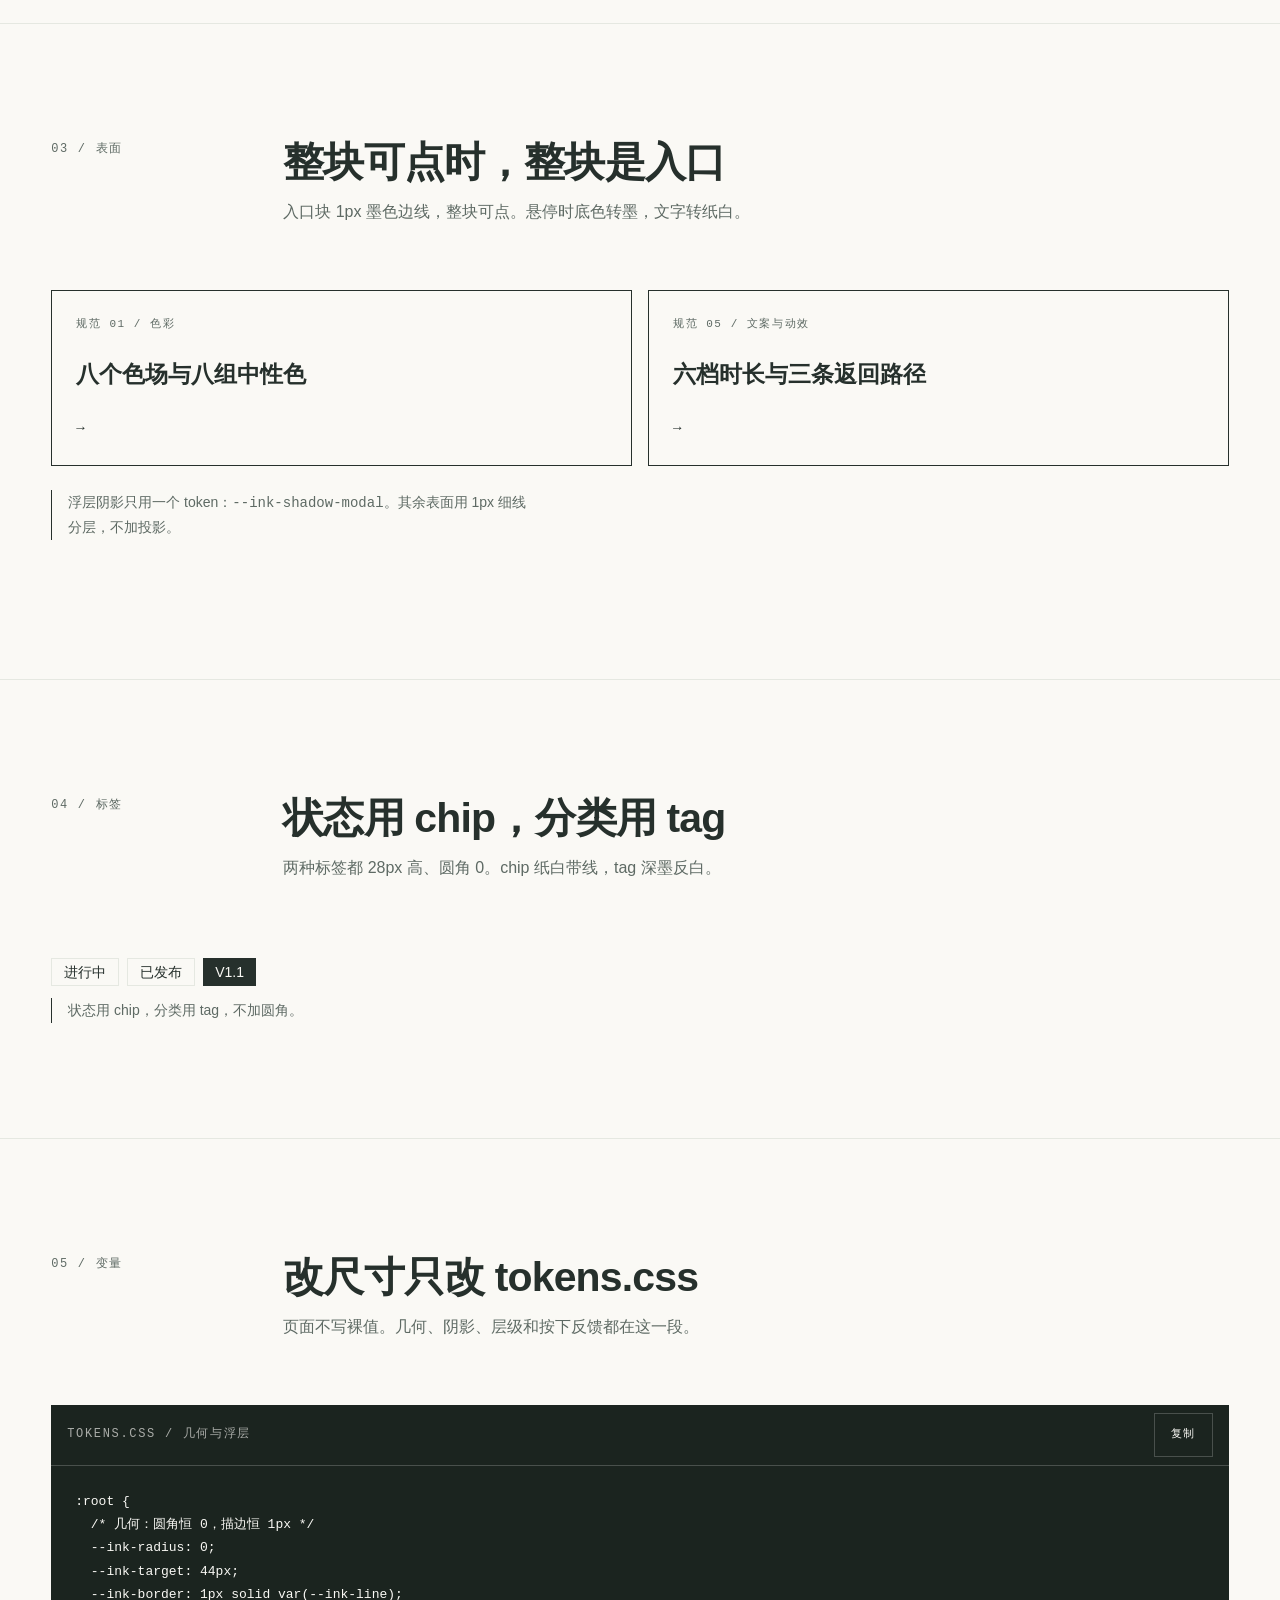
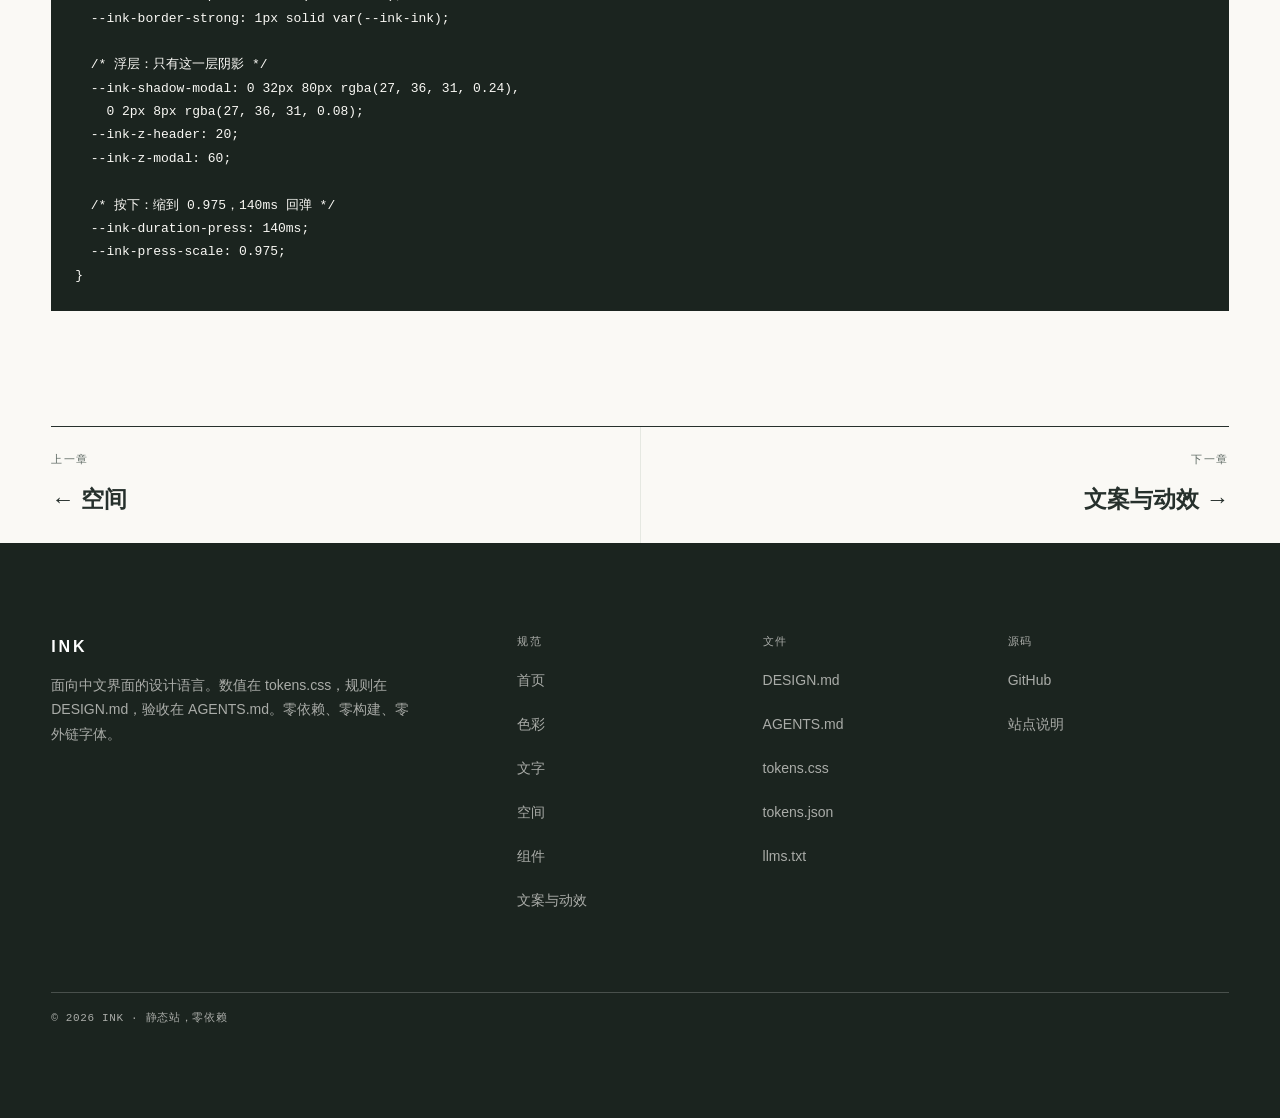
<file: spec/components.html>
<!doctype html>
<html lang="zh-CN">
<head>
<meta charset="utf-8">
<meta name="viewport" content="width=device-width, initial-scale=1">
<title>组件 · INK 设计语言</title>
<meta name="description" content="INK 组件规范：按钮、输入框、入口块与标签的尺寸、状态和用色。">
<meta name="theme-color" content="#FAF9F5">
<link rel="icon" href="../assets/favicon.svg" type="image/svg+xml">
<link rel="stylesheet" href="../tokens.css">
<link rel="stylesheet" href="../assets/site.css">
<link rel="canonical" href="https://knink-owo.github.io/INK-DesignLanguage/spec/components.html">
<meta property="og:type" content="article">
<meta property="og:title" content="INK 组件规范：方角和一条线">
<meta property="og:description" content="圆角恒 0，边线 1px，投影只给浮层。按钮 44px 高、内距 24px、悬停 200ms。">
<meta property="og:url" content="https://knink-owo.github.io/INK-DesignLanguage/spec/components.html">
<meta property="og:image" content="https://knink-owo.github.io/INK-DesignLanguage/assets/og.png">
<meta name="twitter:card" content="summary_large_image">
</head>
<body>
<a class="skip-link" href="#main">跳到正文</a>

<header class="site-header">
  <div class="wrap">
    <div class="site-header__inner">
      <a class="brand" href="../index.html">INK<span class="brand__sub">设计语言</span></a>
      <nav class="site-nav" aria-label="章节">
        <a class="site-nav__link" href="color.html">色彩</a>
        <a class="site-nav__link" href="typography.html">文字</a>
        <a class="site-nav__link" href="space.html">空间</a>
        <a class="site-nav__link" href="components.html" aria-current="page">组件</a>
        <a class="site-nav__link" href="voice-motion.html">文案与动效</a>
      </nav>
    </div>
  </div>
</header>

<main id="main">
  <section class="chapter-hero tone-stone">
    <div class="wrap">
      <div class="chapter-hero__inner">
        <span class="mono-label chapter-hero__index">04 / 组件</span>
        <h1 class="chapter-hero__title">方角和一条线</h1>
        <p class="chapter-hero__lede">圆角恒 0，边线 1px，投影只给浮层。按钮 44px 高、内距 24px、悬停 200ms。</p>
        <p class="chapter-hero__meta">0 圆角 / 1px 边线 / 44px 触控</p>
      </div>
    </div>
  </section>

  <section class="section">
    <div class="wrap">
      <div class="section-head">
        <span class="mono-label section-head__index">01 / 按钮</span>
        <h2 class="section-head__title">四种按钮，一套尺寸</h2>
        <p class="section-head__lede">高度 44px，左右内距 24px，边线 1px。主按钮做唯一主操作，其余动作降级。</p>
      </div>

      <div class="btn-row">
        <a class="btn btn--primary" href="color.html">看一眼色彩</a>
        <button class="btn" type="button" data-copy-target="#component-tokens"><span data-copy-label>复制规则</span></button>
        <button class="btn btn--quiet" type="button">展开说明</button>
        <button class="btn" type="button" disabled>不可用</button>
      </div>
      <p class="note">主按钮一屏只放一个；按下缩到 0.975，140ms 回弹。</p>
    </div>
  </section>

  <section class="section">
    <div class="wrap">
      <div class="section-head">
        <span class="mono-label section-head__index">02 / 表单</span>
        <h2 class="section-head__title">标签在上，错误在下</h2>
        <p class="section-head__lede">输入框用纯白底与 1px 次要灰边。错误就地写清哪一项、错在哪。</p>
      </div>

      <div class="tile-grid">
        <div class="form-field">
          <label class="form-field__label" for="email">邮箱</label>
          <input class="input" id="email" name="email" type="email" autocomplete="email" placeholder="name@example.com">
          <p class="form-field__hint">只用于回复，不共享。</p>
        </div>
        <div class="form-field">
          <label class="form-field__label" for="code">验证码</label>
          <input class="input" id="code" name="code" type="text" inputmode="numeric" autocomplete="one-time-code" value="1234" aria-invalid="true" aria-describedby="code-error">
          <p class="form-field__error" id="code-error">验证码是 6 位数字，再试一次。</p>
        </div>
      </div>
      <div class="btn-row">
        <p class="note">错误文案说清问题和下一步，不用感叹号。</p>
      </div>
    </div>
  </section>

  <section class="section">
    <div class="wrap">
      <div class="section-head">
        <span class="mono-label section-head__index">03 / 表面</span>
        <h2 class="section-head__title">整块可点时，整块是入口</h2>
        <p class="section-head__lede">入口块 1px 墨色边线，整块可点。悬停时底色转墨，文字转纸白。</p>
      </div>

      <div class="tile-grid">
        <a class="tile" href="color.html">
          <span class="tile__label">规范 01 / 色彩</span>
          <span class="tile__title">八个色场与八组中性色</span>
          <span class="tile__arrow" aria-hidden="true">→</span>
        </a>
        <a class="tile" href="voice-motion.html">
          <span class="tile__label">规范 05 / 文案与动效</span>
          <span class="tile__title">六档时长与三条返回路径</span>
          <span class="tile__arrow" aria-hidden="true">→</span>
        </a>
      </div>
      <div class="btn-row">
        <p class="note">浮层阴影只用一个 token：<code>--ink-shadow-modal</code>。其余表面用 1px 细线分层，不加投影。</p>
      </div>
    </div>
  </section>

  <section class="section">
    <div class="wrap">
      <div class="section-head">
        <span class="mono-label section-head__index">04 / 标签</span>
        <h2 class="section-head__title">状态用 chip，分类用 tag</h2>
        <p class="section-head__lede">两种标签都 28px 高、圆角 0。chip 纸白带线，tag 深墨反白。</p>
      </div>

      <div class="tag-row">
        <span class="chip">进行中</span>
        <span class="chip">已发布</span>
        <span class="tag">V1.1</span>
      </div>
      <p class="note">状态用 chip，分类用 tag，不加圆角。</p>
    </div>
  </section>

  <section class="section">
    <div class="wrap">
      <div class="section-head">
        <span class="mono-label section-head__index">05 / 变量</span>
        <h2 class="section-head__title">改尺寸只改 tokens.css</h2>
        <p class="section-head__lede">页面不写裸值。几何、阴影、层级和按下反馈都在这一段。</p>
      </div>

      <div class="code-block">
        <div class="code-block__head">
          <span class="mono-label">tokens.css / 几何与浮层</span>
          <button class="copy-btn" type="button" data-copy-target="#component-tokens"><span data-copy-label>复制</span></button>
        </div>
<pre class="code-block__body" id="component-tokens"><code>:root {
  /* 几何：圆角恒 0，描边恒 1px */
  --ink-radius: 0;
  --ink-target: 44px;
  --ink-border: 1px solid var(--ink-line);
  --ink-border-strong: 1px solid var(--ink-ink);

  /* 浮层：只有这一层阴影 */
  --ink-shadow-modal: 0 32px 80px rgba(27, 36, 31, 0.24),
    0 2px 8px rgba(27, 36, 31, 0.08);
  --ink-z-header: 20;
  --ink-z-modal: 60;

  /* 按下：缩到 0.975，140ms 回弹 */
  --ink-duration-press: 140ms;
  --ink-press-scale: 0.975;
}</code></pre>
      </div>
    </div>
  </section>

  <div class="wrap">
    <nav class="pager" aria-label="章节翻页">
      <a class="pager__link" href="space.html">
        <span class="pager__dir">上一章</span>
        <span class="pager__title">← 空间</span>
      </a>
      <a class="pager__link pager__link--next" href="voice-motion.html">
        <span class="pager__dir">下一章</span>
        <span class="pager__title">文案与动效 →</span>
      </a>
    </nav>
  </div>
</main>

<footer class="site-footer">
  <div class="wrap">
    <div class="site-footer__grid">
      <div class="site-footer__brand-col">
        <div class="site-footer__brand">INK</div>
        <p class="site-footer__sub">面向中文界面的设计语言。数值在 tokens.css，规则在 DESIGN.md，验收在 AGENTS.md。零依赖、零构建、零外链字体。</p>
      </div>

      <div>
        <div class="site-footer__title">规范</div>
        <a class="site-footer__link" href="../index.html">首页</a>
        <a class="site-footer__link" href="color.html">色彩</a>
        <a class="site-footer__link" href="typography.html">文字</a>
        <a class="site-footer__link" href="space.html">空间</a>
        <a class="site-footer__link" href="components.html">组件</a>
        <a class="site-footer__link" href="voice-motion.html">文案与动效</a>
      </div>

      <div>
        <div class="site-footer__title">文件</div>
        <a class="site-footer__link" href="../DESIGN.md">DESIGN.md</a>
        <a class="site-footer__link" href="../AGENTS.md">AGENTS.md</a>
        <a class="site-footer__link" href="../tokens.css">tokens.css</a>
        <a class="site-footer__link" href="../tokens.json">tokens.json</a>
        <a class="site-footer__link" href="../llms.txt">llms.txt</a>
      </div>

      <div>
        <div class="site-footer__title">源码</div>
        <a class="site-footer__link" href="https://github.com/knink-owo/INK-DesignLanguage">GitHub</a>
        <a class="site-footer__link" href="../README.md">站点说明</a>
      </div>
    </div>

    <div class="site-footer__bottom">
      <span class="site-footer__fine">© 2026 INK · 静态站，零依赖</span>
    </div>
  </div>
</footer>

<script src="../assets/site.js" defer></script>
</body>
</html>
</file>
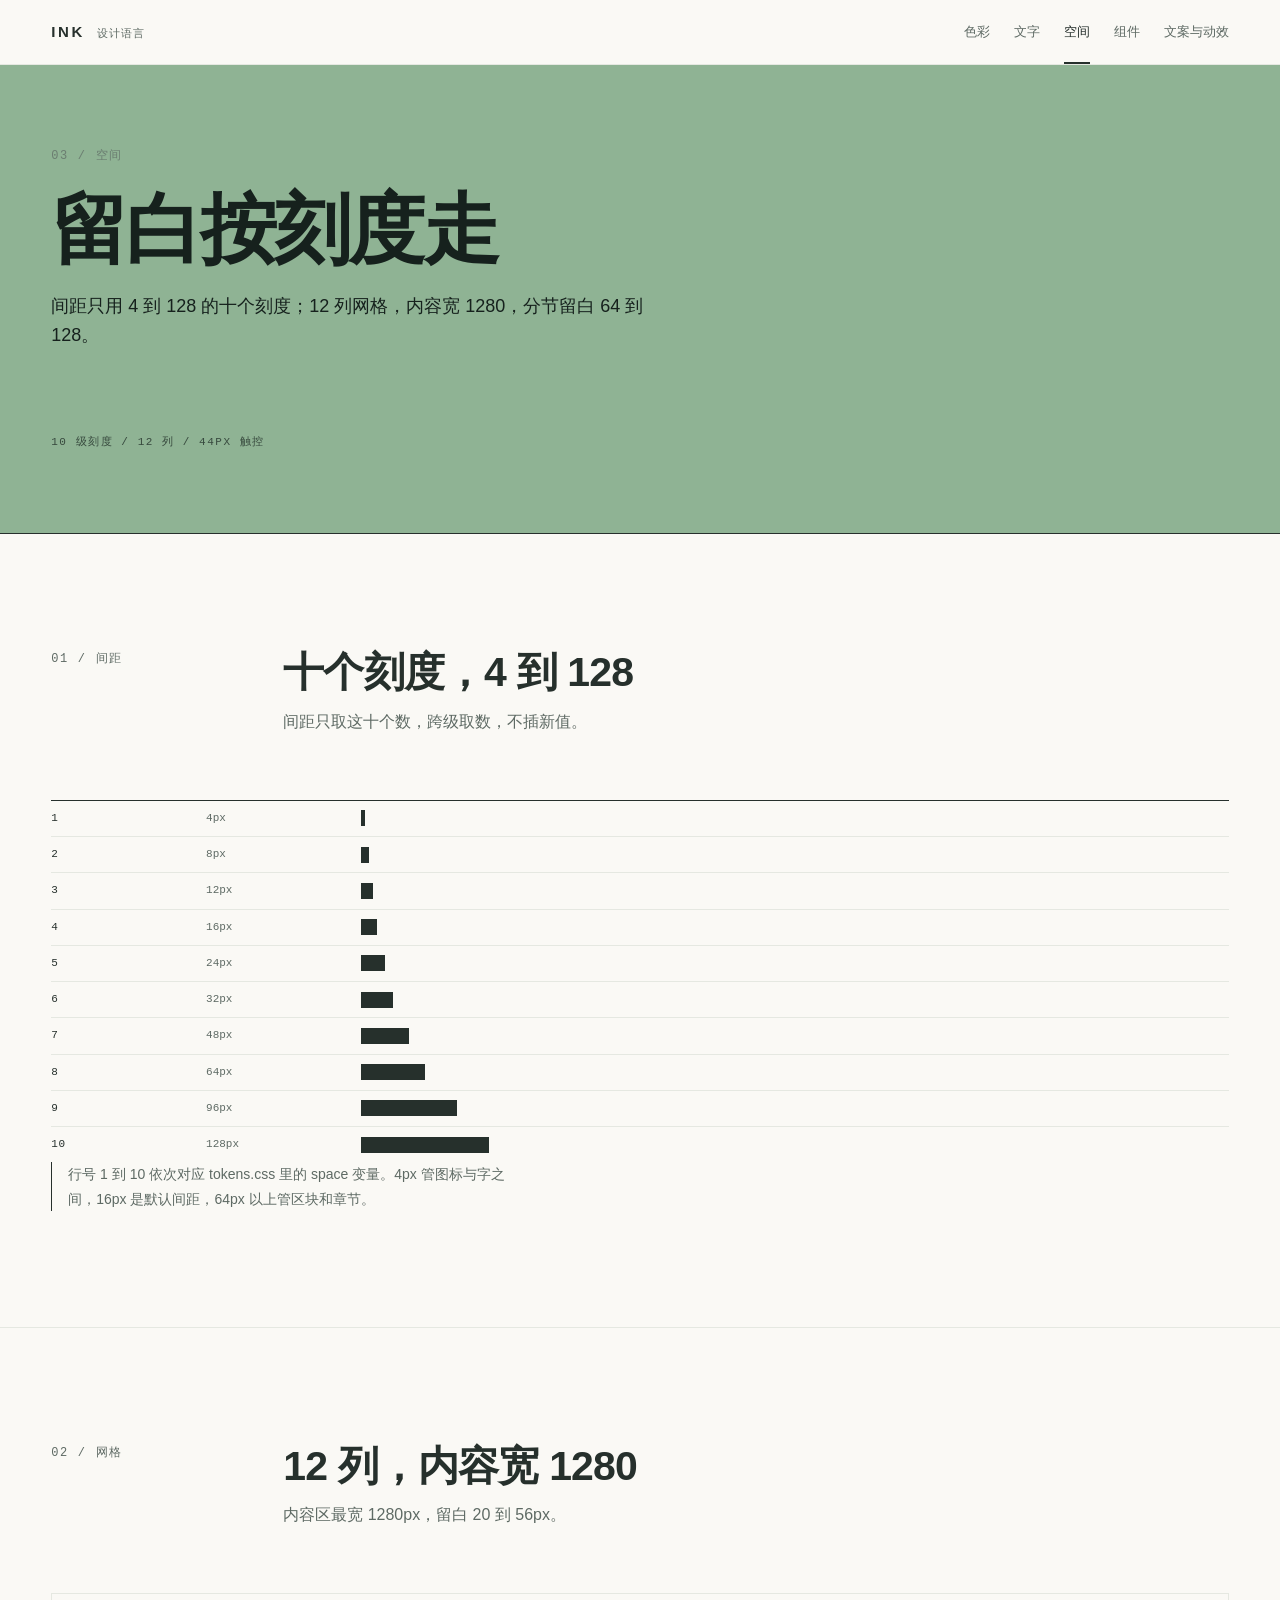
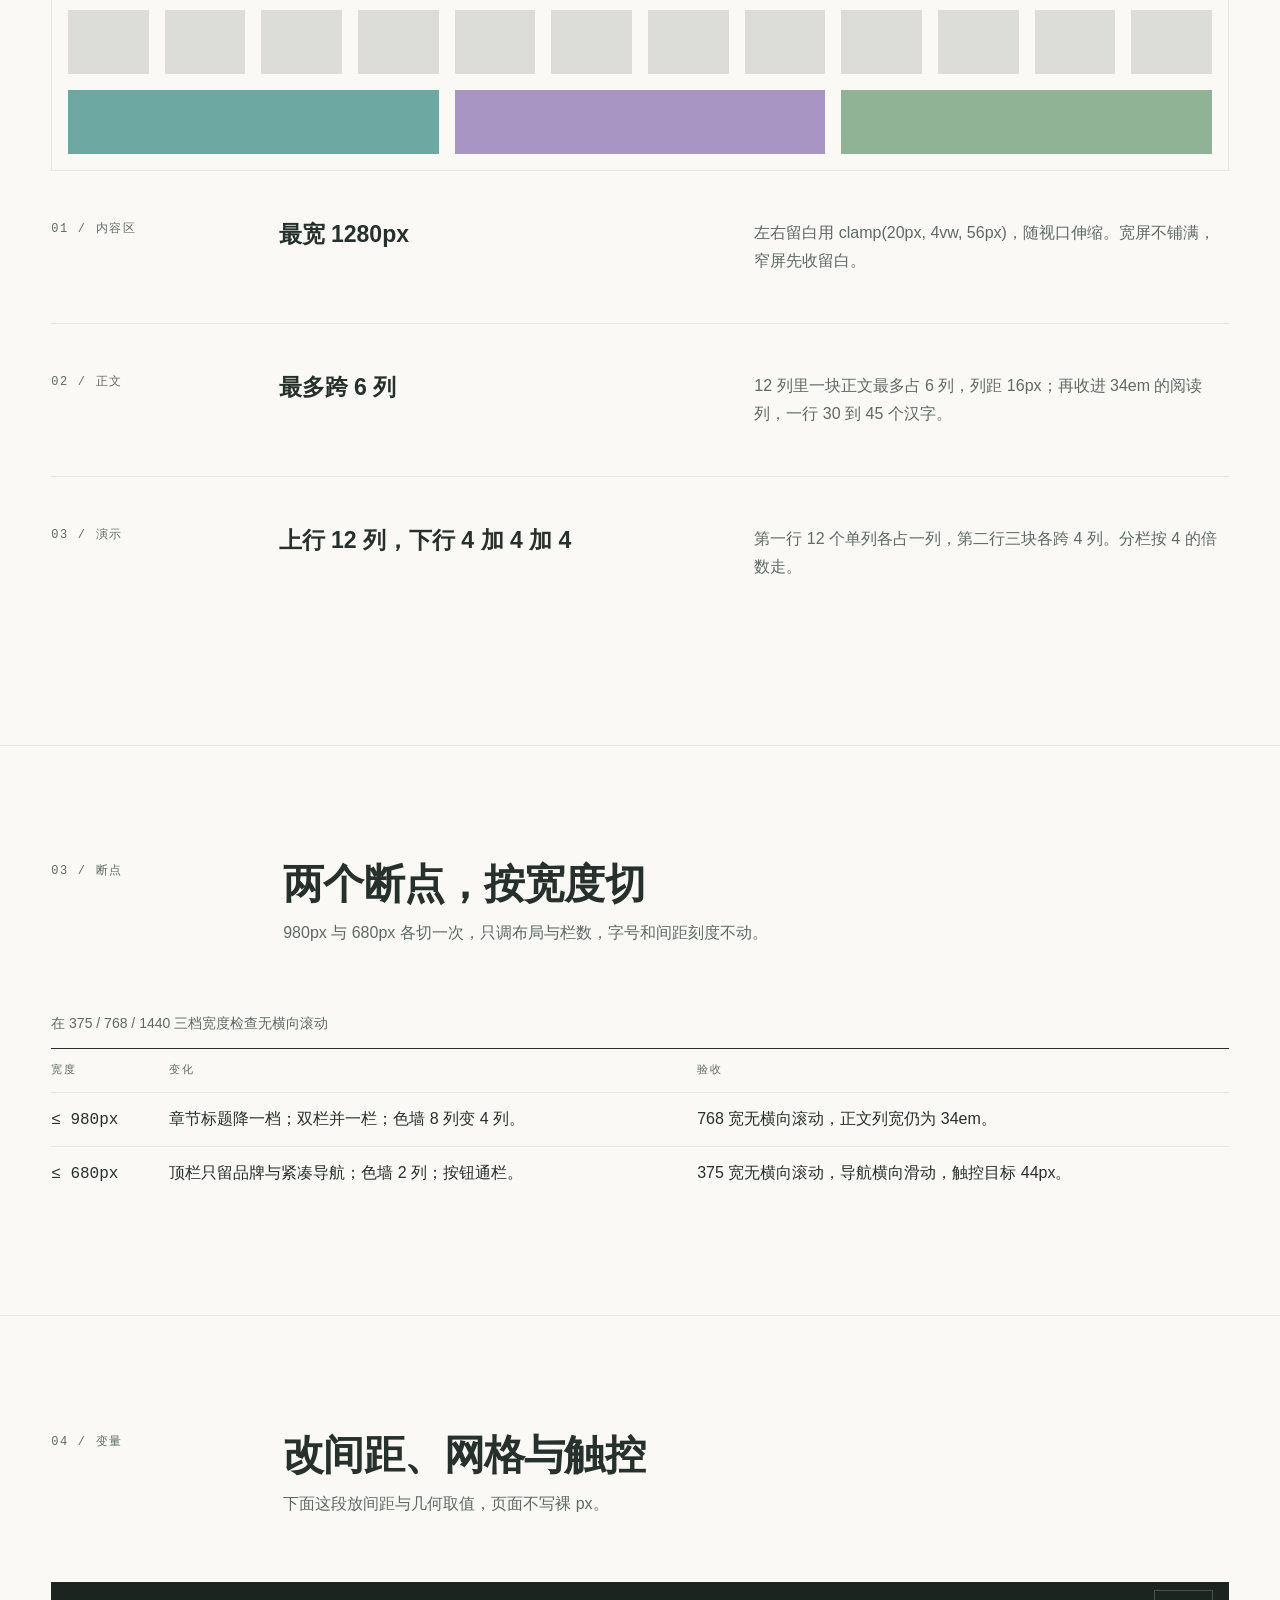
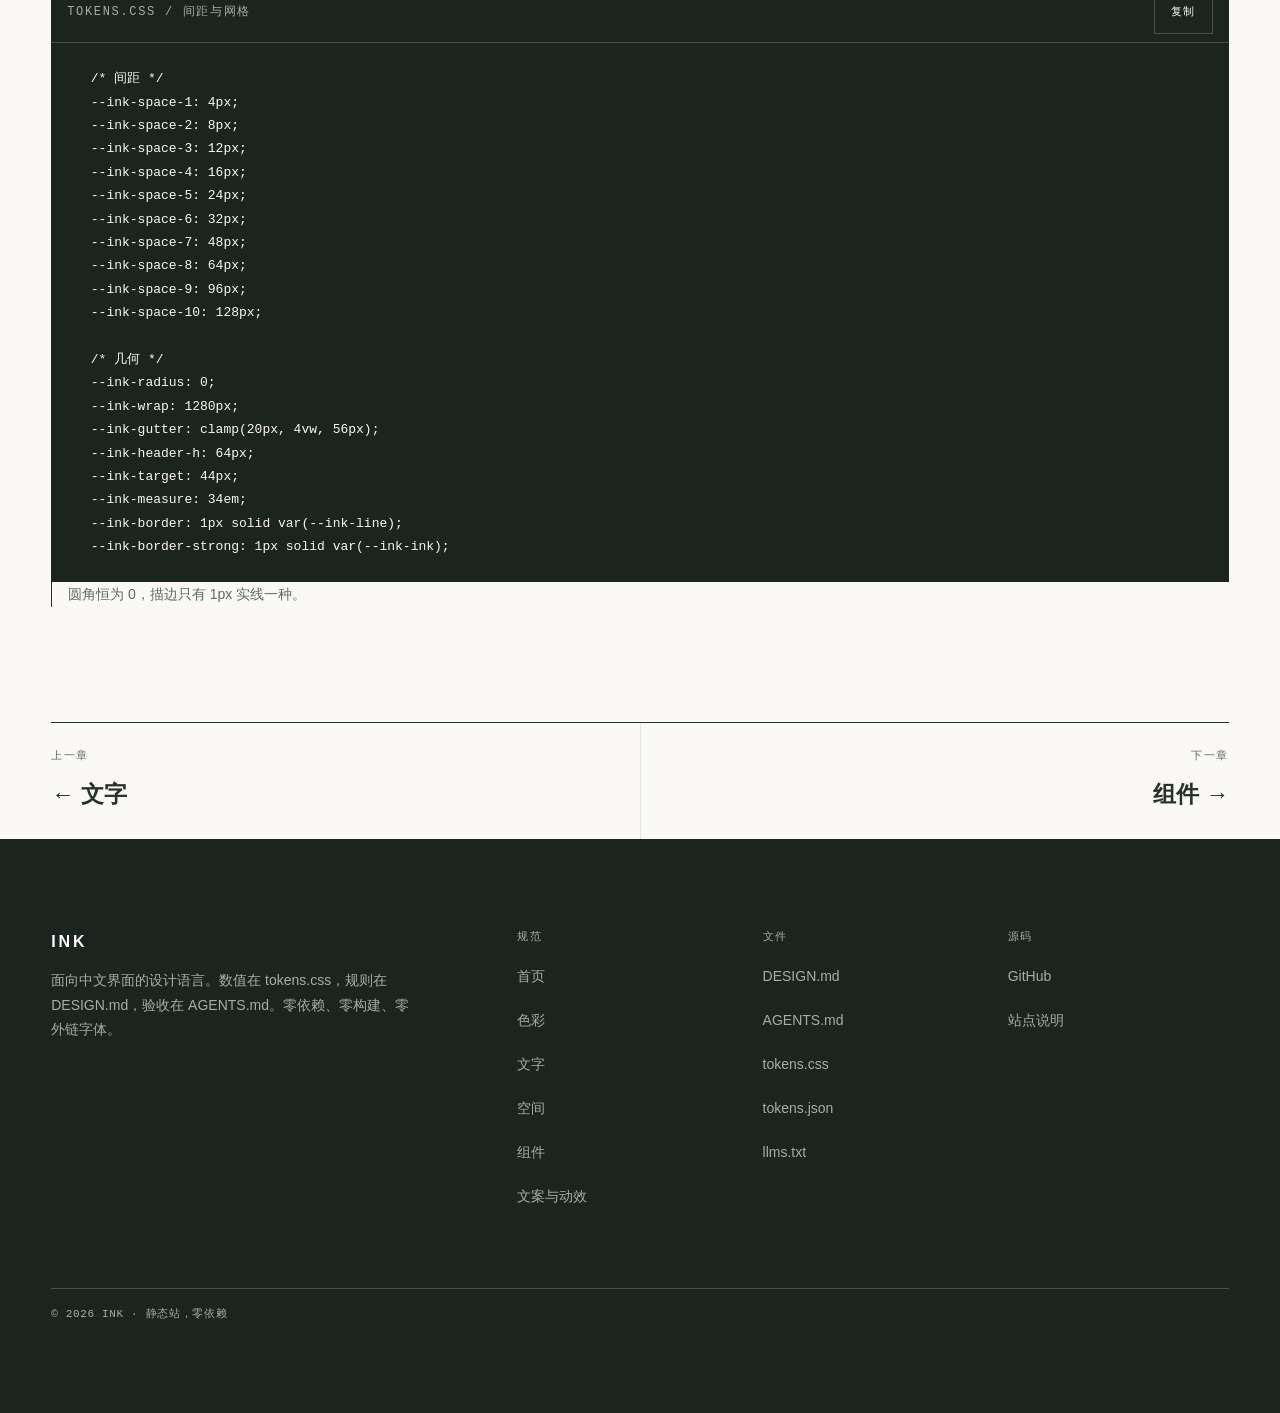
<file: spec/space.html>
<!doctype html>
<html lang="zh-CN">
<head>
<meta charset="utf-8">
<meta name="viewport" content="width=device-width, initial-scale=1">
<title>空间 · INK 设计语言</title>
<meta name="description" content="INK 空间规范：十级间距刻度、12 列网格、断点与 44px 触控目标。">
<meta name="theme-color" content="#FAF9F5">
<link rel="icon" href="../assets/favicon.svg" type="image/svg+xml">
<link rel="stylesheet" href="../tokens.css">
<link rel="stylesheet" href="../assets/site.css">
<link rel="canonical" href="https://knink-owo.github.io/INK-DesignLanguage/spec/space.html">
<meta property="og:type" content="article">
<meta property="og:title" content="INK 空间规范：间距与网格">
<meta property="og:description" content="间距只用 4 到 128 的十个刻度；内容宽 1280，12 列网格，列距 16px。">
<meta property="og:url" content="https://knink-owo.github.io/INK-DesignLanguage/spec/space.html">
<meta property="og:image" content="https://knink-owo.github.io/INK-DesignLanguage/assets/og.png">
<meta name="twitter:card" content="summary_large_image">
</head>
<body>
<a class="skip-link" href="#main">跳到正文</a>

<header class="site-header">
  <div class="wrap">
    <div class="site-header__inner">
      <a class="brand" href="../index.html">INK<span class="brand__sub">设计语言</span></a>
      <nav class="site-nav" aria-label="章节">
        <a class="site-nav__link" href="color.html">色彩</a>
        <a class="site-nav__link" href="typography.html">文字</a>
        <a class="site-nav__link" href="space.html" aria-current="page">空间</a>
        <a class="site-nav__link" href="components.html">组件</a>
        <a class="site-nav__link" href="voice-motion.html">文案与动效</a>
      </nav>
    </div>
  </div>
</header>

<main id="main">
  <section class="chapter-hero tone-moss">
    <div class="wrap">
      <div class="chapter-hero__inner">
        <span class="mono-label chapter-hero__index">03 / 空间</span>
        <h1 class="chapter-hero__title">留白按刻度走</h1>
        <p class="chapter-hero__lede">间距只用 4 到 128 的十个刻度；12 列网格，内容宽 1280，分节留白 64 到 128。</p>
        <p class="chapter-hero__meta">10 级刻度 / 12 列 / 44px 触控</p>
      </div>
    </div>
  </section>

  <section class="section">
    <div class="wrap">
      <div class="section-head">
        <span class="mono-label section-head__index">01 / 间距</span>
        <h2 class="section-head__title">十个刻度，4 到 128</h2>
        <p class="section-head__lede">间距只取这十个数，跨级取数，不插新值。</p>
      </div>

      <div class="scale-list">
        <div class="scale-row">
          <span class="scale-row__name">1</span>
          <span class="scale-row__value">4px</span>
          <div class="scale-row__bar" style="width: var(--ink-space-1)"></div>
        </div>
        <div class="scale-row">
          <span class="scale-row__name">2</span>
          <span class="scale-row__value">8px</span>
          <div class="scale-row__bar" style="width: var(--ink-space-2)"></div>
        </div>
        <div class="scale-row">
          <span class="scale-row__name">3</span>
          <span class="scale-row__value">12px</span>
          <div class="scale-row__bar" style="width: var(--ink-space-3)"></div>
        </div>
        <div class="scale-row">
          <span class="scale-row__name">4</span>
          <span class="scale-row__value">16px</span>
          <div class="scale-row__bar" style="width: var(--ink-space-4)"></div>
        </div>
        <div class="scale-row">
          <span class="scale-row__name">5</span>
          <span class="scale-row__value">24px</span>
          <div class="scale-row__bar" style="width: var(--ink-space-5)"></div>
        </div>
        <div class="scale-row">
          <span class="scale-row__name">6</span>
          <span class="scale-row__value">32px</span>
          <div class="scale-row__bar" style="width: var(--ink-space-6)"></div>
        </div>
        <div class="scale-row">
          <span class="scale-row__name">7</span>
          <span class="scale-row__value">48px</span>
          <div class="scale-row__bar" style="width: var(--ink-space-7)"></div>
        </div>
        <div class="scale-row">
          <span class="scale-row__name">8</span>
          <span class="scale-row__value">64px</span>
          <div class="scale-row__bar" style="width: var(--ink-space-8)"></div>
        </div>
        <div class="scale-row">
          <span class="scale-row__name">9</span>
          <span class="scale-row__value">96px</span>
          <div class="scale-row__bar" style="width: var(--ink-space-9)"></div>
        </div>
        <div class="scale-row">
          <span class="scale-row__name">10</span>
          <span class="scale-row__value">128px</span>
          <div class="scale-row__bar" style="width: var(--ink-space-10)"></div>
        </div>
      </div>

      <p class="note">行号 1 到 10 依次对应 tokens.css 里的 space 变量。4px 管图标与字之间，16px 是默认间距，64px 以上管区块和章节。</p>
    </div>
  </section>

  <section class="section">
    <div class="wrap">
      <div class="section-head">
        <span class="mono-label section-head__index">02 / 网格</span>
        <h2 class="section-head__title">12 列，内容宽 1280</h2>
        <p class="section-head__lede">内容区最宽 1280px，留白 20 到 56px。</p>
      </div>

      <div class="grid-demo" role="img" aria-label="12 列网格示意：第一行 12 个单列，第二行三块各跨 4 列">
        <div class="grid-demo__cell"></div>
        <div class="grid-demo__cell"></div>
        <div class="grid-demo__cell"></div>
        <div class="grid-demo__cell"></div>
        <div class="grid-demo__cell"></div>
        <div class="grid-demo__cell"></div>
        <div class="grid-demo__cell"></div>
        <div class="grid-demo__cell"></div>
        <div class="grid-demo__cell"></div>
        <div class="grid-demo__cell"></div>
        <div class="grid-demo__cell"></div>
        <div class="grid-demo__cell"></div>
        <div class="grid-demo__cell grid-demo__cell--span-4 grid-demo__cell--lake"></div>
        <div class="grid-demo__cell grid-demo__cell--span-4 grid-demo__cell--lotus"></div>
        <div class="grid-demo__cell grid-demo__cell--span-4 grid-demo__cell--moss"></div>
      </div>

      <div>
        <div class="rule-row">
          <span class="mono-label">01 / 内容区</span>
          <h3 class="rule-row__title">最宽 1280px</h3>
          <p class="rule-row__text">左右留白用 clamp(20px, 4vw, 56px)，随视口伸缩。宽屏不铺满，窄屏先收留白。</p>
        </div>
        <div class="rule-row">
          <span class="mono-label">02 / 正文</span>
          <h3 class="rule-row__title">最多跨 6 列</h3>
          <p class="rule-row__text">12 列里一块正文最多占 6 列，列距 16px；再收进 34em 的阅读列，一行 30 到 45 个汉字。</p>
        </div>
        <div class="rule-row">
          <span class="mono-label">03 / 演示</span>
          <h3 class="rule-row__title">上行 12 列，下行 4 加 4 加 4</h3>
          <p class="rule-row__text">第一行 12 个单列各占一列，第二行三块各跨 4 列。分栏按 4 的倍数走。</p>
        </div>
      </div>
    </div>
  </section>

  <section class="section">
    <div class="wrap">
      <div class="section-head">
        <span class="mono-label section-head__index">03 / 断点</span>
        <h2 class="section-head__title">两个断点，按宽度切</h2>
        <p class="section-head__lede">980px 与 680px 各切一次，只调布局与栏数，字号和间距刻度不动。</p>
      </div>

      <div class="table-wrap">
        <table class="spec-table">
          <caption>在 375 / 768 / 1440 三档宽度检查无横向滚动</caption>
          <thead>
            <tr>
              <th scope="col">宽度</th>
              <th scope="col">变化</th>
              <th scope="col">验收</th>
            </tr>
          </thead>
          <tbody>
            <tr>
              <td><code>≤ 980px</code></td>
              <td>章节标题降一档；双栏并一栏；色墙 8 列变 4 列。</td>
              <td>768 宽无横向滚动，正文列宽仍为 34em。</td>
            </tr>
            <tr>
              <td><code>≤ 680px</code></td>
              <td>顶栏只留品牌与紧凑导航；色墙 2 列；按钮通栏。</td>
              <td>375 宽无横向滚动，导航横向滑动，触控目标 44px。</td>
            </tr>
          </tbody>
        </table>
      </div>
    </div>
  </section>

  <section class="section">
    <div class="wrap">
      <div class="section-head">
        <span class="mono-label section-head__index">04 / 变量</span>
        <h2 class="section-head__title">改间距、网格与触控</h2>
        <p class="section-head__lede">下面这段放间距与几何取值，页面不写裸 px。</p>
      </div>

      <div class="code-block">
        <div class="code-block__head">
          <span class="mono-label">tokens.css / 间距与网格</span>
          <button class="copy-btn" type="button" data-copy-target="#space-tokens"><span data-copy-label>复制</span></button>
        </div>
<pre class="code-block__body" id="space-tokens"><code>  /* 间距 */
  --ink-space-1: 4px;
  --ink-space-2: 8px;
  --ink-space-3: 12px;
  --ink-space-4: 16px;
  --ink-space-5: 24px;
  --ink-space-6: 32px;
  --ink-space-7: 48px;
  --ink-space-8: 64px;
  --ink-space-9: 96px;
  --ink-space-10: 128px;

  /* 几何 */
  --ink-radius: 0;
  --ink-wrap: 1280px;
  --ink-gutter: clamp(20px, 4vw, 56px);
  --ink-header-h: 64px;
  --ink-target: 44px;
  --ink-measure: 34em;
  --ink-border: 1px solid var(--ink-line);
  --ink-border-strong: 1px solid var(--ink-ink);</code></pre>
      </div>

      <p class="note">圆角恒为 0，描边只有 1px 实线一种。</p>
    </div>
  </section>

  <div class="wrap">
    <nav class="pager" aria-label="章节翻页">
      <a class="pager__link" href="typography.html">
        <span class="pager__dir">上一章</span>
        <span class="pager__title">← 文字</span>
      </a>
      <a class="pager__link pager__link--next" href="components.html">
        <span class="pager__dir">下一章</span>
        <span class="pager__title">组件 →</span>
      </a>
    </nav>
  </div>
</main>

<footer class="site-footer">
  <div class="wrap">
    <div class="site-footer__grid">
      <div class="site-footer__brand-col">
        <div class="site-footer__brand">INK</div>
        <p class="site-footer__sub">面向中文界面的设计语言。数值在 tokens.css，规则在 DESIGN.md，验收在 AGENTS.md。零依赖、零构建、零外链字体。</p>
      </div>

      <div>
        <div class="site-footer__title">规范</div>
        <a class="site-footer__link" href="../index.html">首页</a>
        <a class="site-footer__link" href="color.html">色彩</a>
        <a class="site-footer__link" href="typography.html">文字</a>
        <a class="site-footer__link" href="space.html">空间</a>
        <a class="site-footer__link" href="components.html">组件</a>
        <a class="site-footer__link" href="voice-motion.html">文案与动效</a>
      </div>

      <div>
        <div class="site-footer__title">文件</div>
        <a class="site-footer__link" href="../DESIGN.md">DESIGN.md</a>
        <a class="site-footer__link" href="../AGENTS.md">AGENTS.md</a>
        <a class="site-footer__link" href="../tokens.css">tokens.css</a>
        <a class="site-footer__link" href="../tokens.json">tokens.json</a>
        <a class="site-footer__link" href="../llms.txt">llms.txt</a>
      </div>

      <div>
        <div class="site-footer__title">源码</div>
        <a class="site-footer__link" href="https://github.com/knink-owo/INK-DesignLanguage">GitHub</a>
        <a class="site-footer__link" href="../README.md">站点说明</a>
      </div>
    </div>

    <div class="site-footer__bottom">
      <span class="site-footer__fine">© 2026 INK · 静态站，零依赖</span>
    </div>
  </div>
</footer>

<script src="../assets/site.js" defer></script>
</body>
</html>
</file>
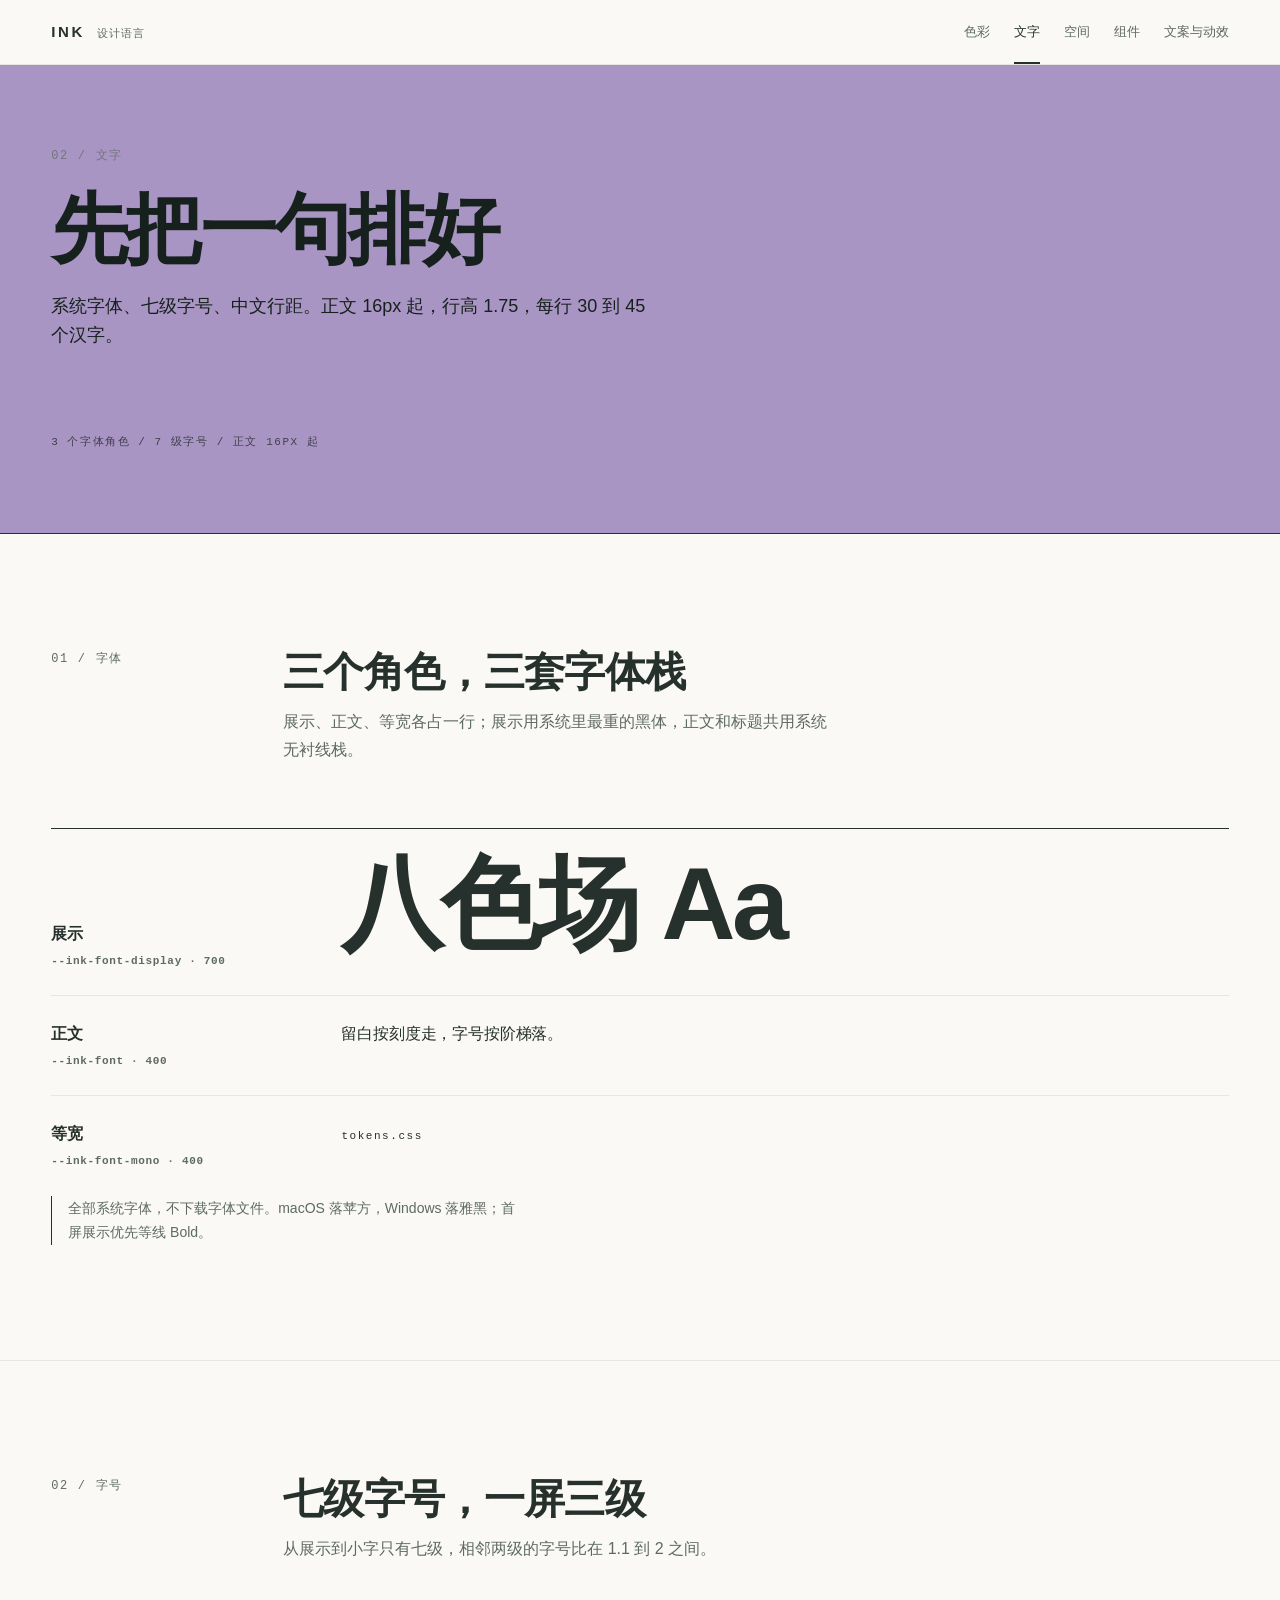
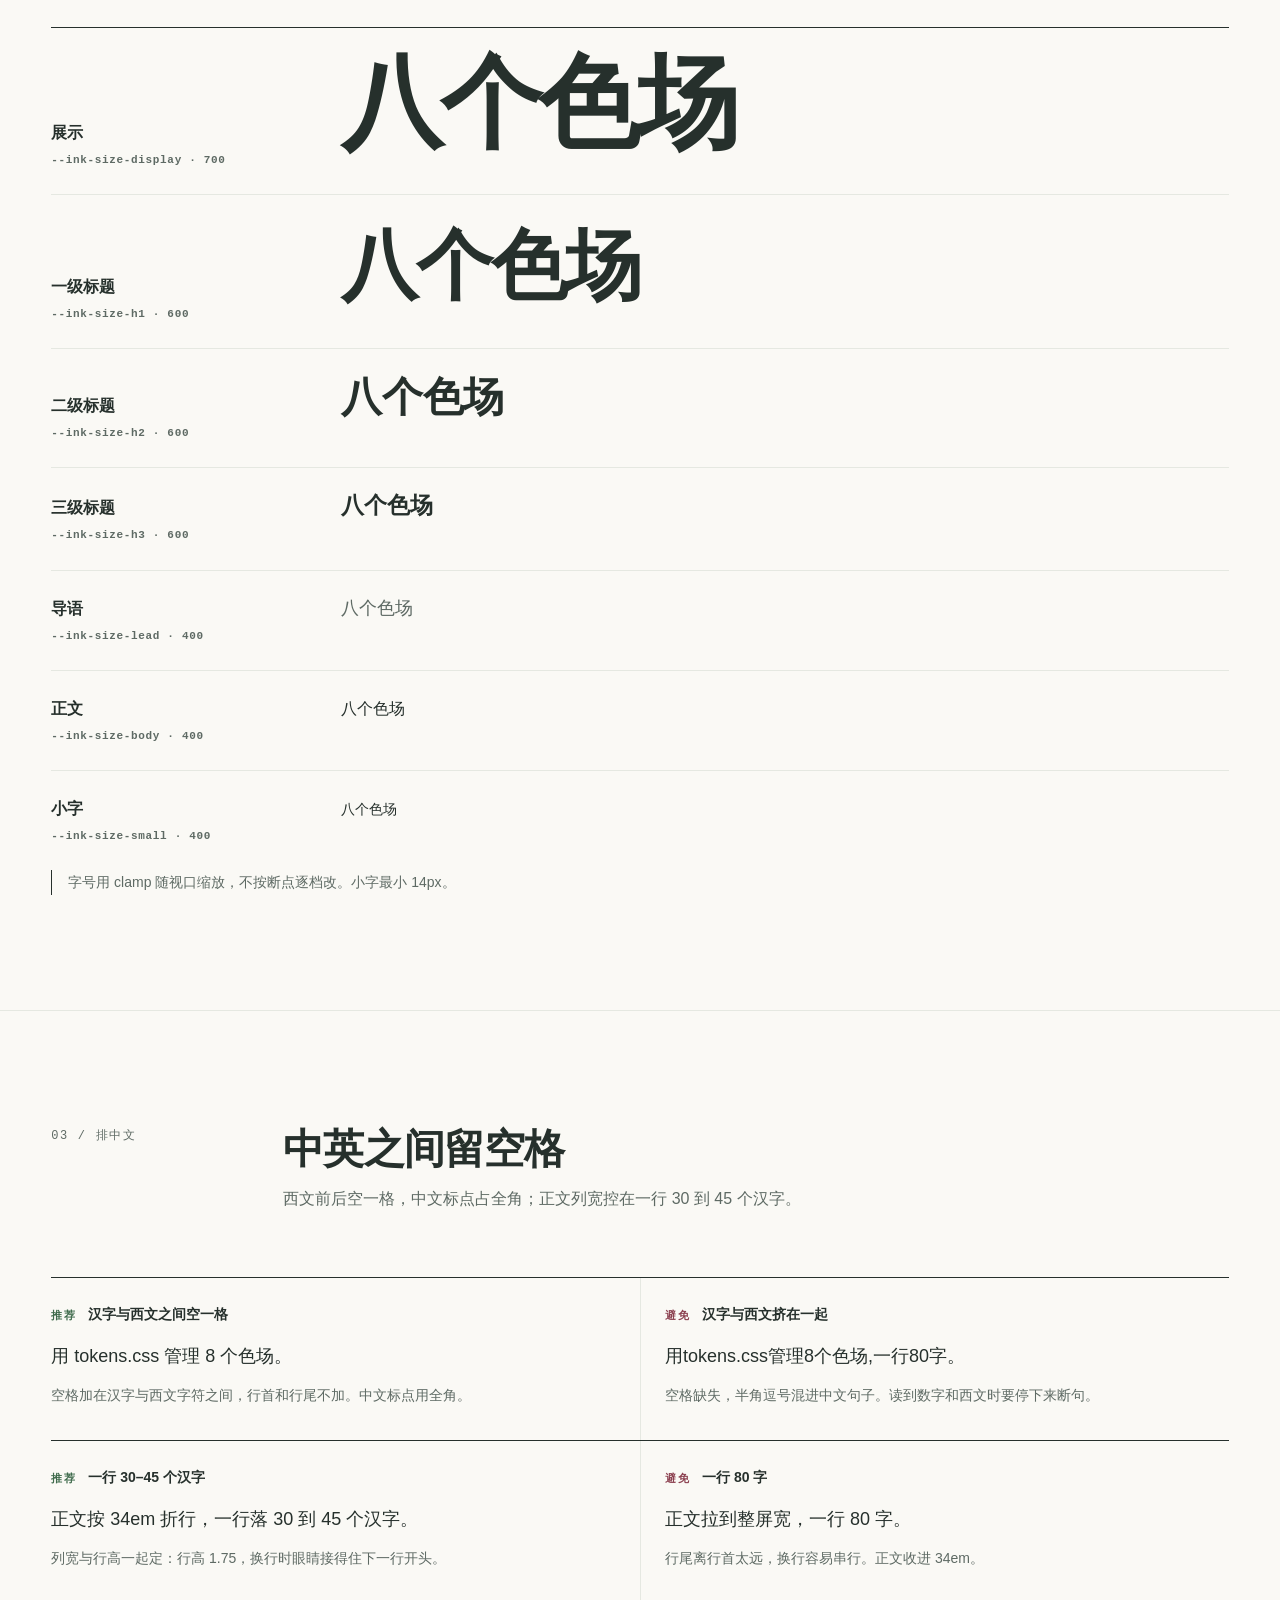
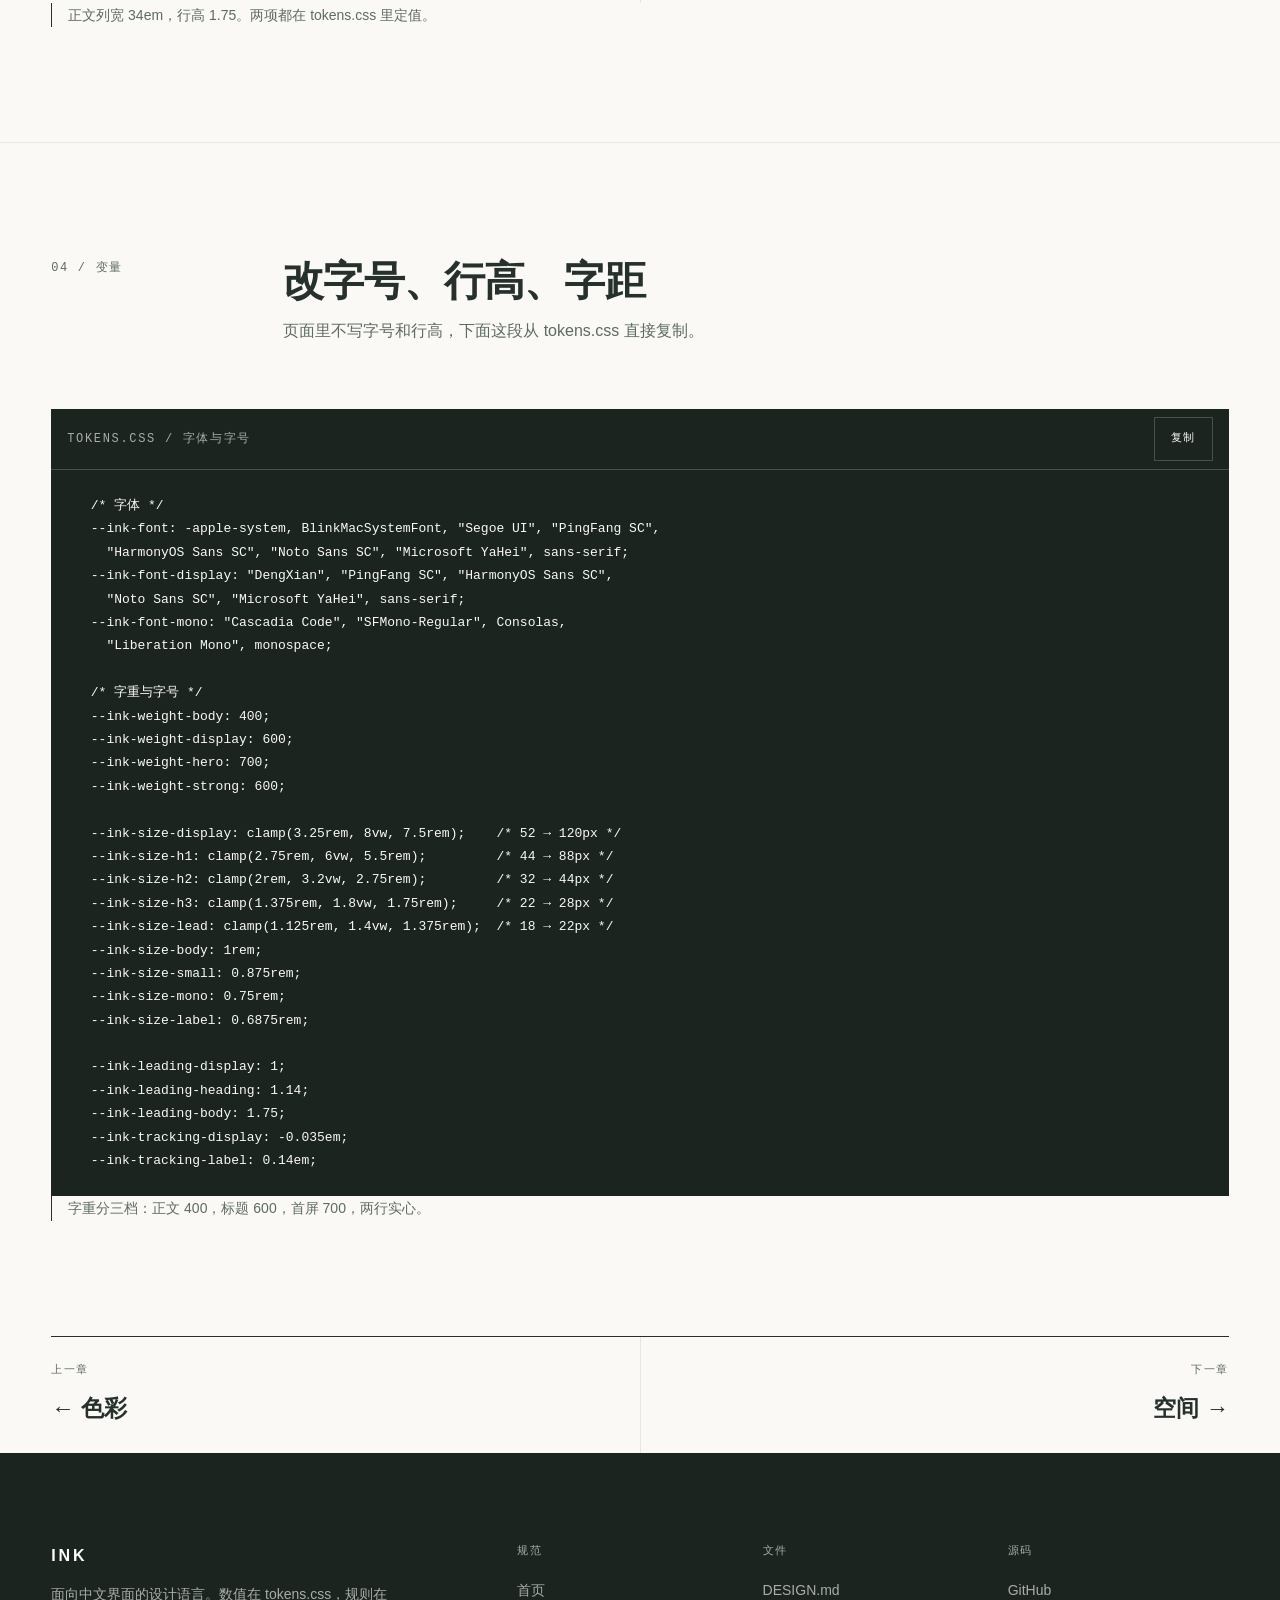
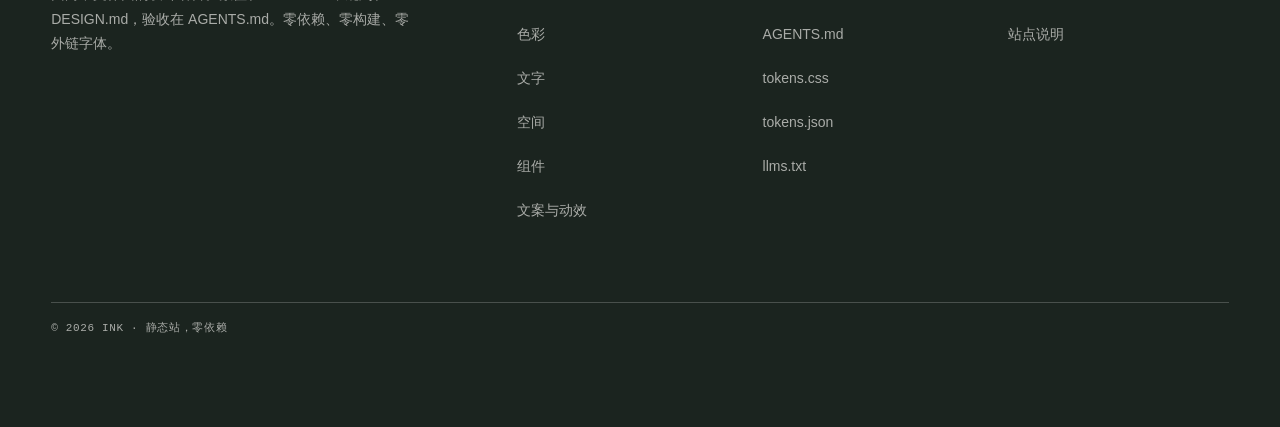
<file: spec/typography.html>
<!doctype html>
<html lang="zh-CN">
<head>
<meta charset="utf-8">
<meta name="viewport" content="width=device-width, initial-scale=1">
<title>文字 · INK 设计语言</title>
<meta name="description" content="INK 文字规范：系统字体、七级字号、中文行距与中英混排。">
<meta name="theme-color" content="#FAF9F5">
<link rel="icon" href="../assets/favicon.svg" type="image/svg+xml">
<link rel="stylesheet" href="../tokens.css">
<link rel="stylesheet" href="../assets/site.css">
<link rel="canonical" href="https://knink-owo.github.io/INK-DesignLanguage/spec/typography.html">
<meta property="og:type" content="article">
<meta property="og:title" content="INK 文字规范：七级字号">
<meta property="og:description" content="系统字体、七级字号。正文 16px 起，行高 1.75，一行 30 到 45 个汉字。">
<meta property="og:url" content="https://knink-owo.github.io/INK-DesignLanguage/spec/typography.html">
<meta property="og:image" content="https://knink-owo.github.io/INK-DesignLanguage/assets/og.png">
<meta name="twitter:card" content="summary_large_image">
</head>
<body>
<a class="skip-link" href="#main">跳到正文</a>

<header class="site-header">
  <div class="wrap">
    <div class="site-header__inner">
      <a class="brand" href="../index.html">INK<span class="brand__sub">设计语言</span></a>
      <nav class="site-nav" aria-label="章节">
        <a class="site-nav__link" href="color.html">色彩</a>
        <a class="site-nav__link" href="typography.html" aria-current="page">文字</a>
        <a class="site-nav__link" href="space.html">空间</a>
        <a class="site-nav__link" href="components.html">组件</a>
        <a class="site-nav__link" href="voice-motion.html">文案与动效</a>
      </nav>
    </div>
  </div>
</header>

<main id="main">
  <section class="chapter-hero tone-lotus">
    <div class="wrap">
      <div class="chapter-hero__inner">
        <span class="mono-label chapter-hero__index">02 / 文字</span>
        <h1 class="chapter-hero__title">先把一句排好</h1>
        <p class="chapter-hero__lede">系统字体、七级字号、中文行距。正文 16px 起，行高 1.75，每行 30 到 45 个汉字。</p>
        <p class="chapter-hero__meta">3 个字体角色 / 7 级字号 / 正文 16px 起</p>
      </div>
    </div>
  </section>

  <section class="section">
    <div class="wrap">
      <div class="section-head">
        <span class="mono-label section-head__index">01 / 字体</span>
        <h2 class="section-head__title">三个角色，三套字体栈</h2>
        <p class="section-head__lede">展示、正文、等宽各占一行；展示用系统里最重的黑体，正文和标题共用系统无衬线栈。</p>
      </div>

      <div class="type-list">
        <div class="type-row">
          <div class="type-row__name">展示<span class="type-row__spec">--ink-font-display · 700</span></div>
          <div class="type-row__sample sample--display">八色场 Aa</div>
        </div>
        <div class="type-row">
          <div class="type-row__name">正文<span class="type-row__spec">--ink-font · 400</span></div>
          <div class="type-row__sample sample--body">留白按刻度走，字号按阶梯落。</div>
        </div>
        <div class="type-row">
          <div class="type-row__name">等宽<span class="type-row__spec">--ink-font-mono · 400</span></div>
          <div class="type-row__sample sample--label">tokens.css</div>
        </div>
      </div>

      <p class="note">全部系统字体，不下载字体文件。macOS 落苹方，Windows 落雅黑；首屏展示优先等线 Bold。</p>
    </div>
  </section>

  <section class="section">
    <div class="wrap">
      <div class="section-head">
        <span class="mono-label section-head__index">02 / 字号</span>
        <h2 class="section-head__title">七级字号，一屏三级</h2>
        <p class="section-head__lede">从展示到小字只有七级，相邻两级的字号比在 1.1 到 2 之间。</p>
      </div>

      <div class="type-list">
        <div class="type-row">
          <div class="type-row__name">展示<span class="type-row__spec">--ink-size-display · 700</span></div>
          <div class="type-row__sample sample--display">八个色场</div>
        </div>
        <div class="type-row">
          <div class="type-row__name">一级标题<span class="type-row__spec">--ink-size-h1 · 600</span></div>
          <div class="type-row__sample sample--h1">八个色场</div>
        </div>
        <div class="type-row">
          <div class="type-row__name">二级标题<span class="type-row__spec">--ink-size-h2 · 600</span></div>
          <div class="type-row__sample sample--h2">八个色场</div>
        </div>
        <div class="type-row">
          <div class="type-row__name">三级标题<span class="type-row__spec">--ink-size-h3 · 600</span></div>
          <div class="type-row__sample sample--h3">八个色场</div>
        </div>
        <div class="type-row">
          <div class="type-row__name">导语<span class="type-row__spec">--ink-size-lead · 400</span></div>
          <div class="type-row__sample sample--lead">八个色场</div>
        </div>
        <div class="type-row">
          <div class="type-row__name">正文<span class="type-row__spec">--ink-size-body · 400</span></div>
          <div class="type-row__sample sample--body">八个色场</div>
        </div>
        <div class="type-row">
          <div class="type-row__name">小字<span class="type-row__spec">--ink-size-small · 400</span></div>
          <div class="type-row__sample sample--small">八个色场</div>
        </div>
      </div>

      <p class="note">字号用 clamp 随视口缩放，不按断点逐档改。小字最小 14px。</p>
    </div>
  </section>

  <section class="section">
    <div class="wrap">
      <div class="section-head">
        <span class="mono-label section-head__index">03 / 排中文</span>
        <h2 class="section-head__title">中英之间留空格</h2>
        <p class="section-head__lede">西文前后空一格，中文标点占全角；正文列宽控在一行 30 到 45 个汉字。</p>
      </div>

      <div class="compare">
        <div class="compare__col">
          <div class="compare__title"><span class="mark mark--yes">推荐</span>汉字与西文之间空一格</div>
          <p class="compare__example">用 tokens.css 管理 8 个色场。</p>
          <p class="compare__note">空格加在汉字与西文字符之间，行首和行尾不加。中文标点用全角。</p>
        </div>
        <div class="compare__col">
          <div class="compare__title"><span class="mark mark--no">避免</span>汉字与西文挤在一起</div>
          <p class="compare__example">用tokens.css管理8个色场,一行80字。</p>
          <p class="compare__note">空格缺失，半角逗号混进中文句子。读到数字和西文时要停下来断句。</p>
        </div>
      </div>

      <div class="compare">
        <div class="compare__col">
          <div class="compare__title"><span class="mark mark--yes">推荐</span>一行 30–45 个汉字</div>
          <p class="compare__example">正文按 34em 折行，一行落 30 到 45 个汉字。</p>
          <p class="compare__note">列宽与行高一起定：行高 1.75，换行时眼睛接得住下一行开头。</p>
        </div>
        <div class="compare__col">
          <div class="compare__title"><span class="mark mark--no">避免</span>一行 80 字</div>
          <p class="compare__example">正文拉到整屏宽，一行 80 字。</p>
          <p class="compare__note">行尾离行首太远，换行容易串行。正文收进 34em。</p>
        </div>
      </div>

      <p class="note">正文列宽 34em，行高 1.75。两项都在 tokens.css 里定值。</p>
    </div>
  </section>

  <section class="section">
    <div class="wrap">
      <div class="section-head">
        <span class="mono-label section-head__index">04 / 变量</span>
        <h2 class="section-head__title">改字号、行高、字距</h2>
        <p class="section-head__lede">页面里不写字号和行高，下面这段从 tokens.css 直接复制。</p>
      </div>

      <div class="code-block">
        <div class="code-block__head">
          <span class="mono-label">tokens.css / 字体与字号</span>
          <button class="copy-btn" type="button" data-copy-target="#type-tokens"><span data-copy-label>复制</span></button>
        </div>
<pre class="code-block__body" id="type-tokens"><code>  /* 字体 */
  --ink-font: -apple-system, BlinkMacSystemFont, "Segoe UI", "PingFang SC",
    "HarmonyOS Sans SC", "Noto Sans SC", "Microsoft YaHei", sans-serif;
  --ink-font-display: "DengXian", "PingFang SC", "HarmonyOS Sans SC",
    "Noto Sans SC", "Microsoft YaHei", sans-serif;
  --ink-font-mono: "Cascadia Code", "SFMono-Regular", Consolas,
    "Liberation Mono", monospace;

  /* 字重与字号 */
  --ink-weight-body: 400;
  --ink-weight-display: 600;
  --ink-weight-hero: 700;
  --ink-weight-strong: 600;

  --ink-size-display: clamp(3.25rem, 8vw, 7.5rem);    /* 52 → 120px */
  --ink-size-h1: clamp(2.75rem, 6vw, 5.5rem);         /* 44 → 88px */
  --ink-size-h2: clamp(2rem, 3.2vw, 2.75rem);         /* 32 → 44px */
  --ink-size-h3: clamp(1.375rem, 1.8vw, 1.75rem);     /* 22 → 28px */
  --ink-size-lead: clamp(1.125rem, 1.4vw, 1.375rem);  /* 18 → 22px */
  --ink-size-body: 1rem;
  --ink-size-small: 0.875rem;
  --ink-size-mono: 0.75rem;
  --ink-size-label: 0.6875rem;

  --ink-leading-display: 1;
  --ink-leading-heading: 1.14;
  --ink-leading-body: 1.75;
  --ink-tracking-display: -0.035em;
  --ink-tracking-label: 0.14em;
</code></pre>
      </div>

      <p class="note">字重分三档：正文 400，标题 600，首屏 700，两行实心。</p>
    </div>
  </section>

  <div class="wrap">
    <nav class="pager" aria-label="章节翻页">
      <a class="pager__link" href="color.html">
        <span class="pager__dir">上一章</span>
        <span class="pager__title">← 色彩</span>
      </a>
      <a class="pager__link pager__link--next" href="space.html">
        <span class="pager__dir">下一章</span>
        <span class="pager__title">空间 →</span>
      </a>
    </nav>
  </div>
</main>

<footer class="site-footer">
  <div class="wrap">
    <div class="site-footer__grid">
      <div class="site-footer__brand-col">
        <div class="site-footer__brand">INK</div>
        <p class="site-footer__sub">面向中文界面的设计语言。数值在 tokens.css，规则在 DESIGN.md，验收在 AGENTS.md。零依赖、零构建、零外链字体。</p>
      </div>

      <div>
        <div class="site-footer__title">规范</div>
        <a class="site-footer__link" href="../index.html">首页</a>
        <a class="site-footer__link" href="color.html">色彩</a>
        <a class="site-footer__link" href="typography.html">文字</a>
        <a class="site-footer__link" href="space.html">空间</a>
        <a class="site-footer__link" href="components.html">组件</a>
        <a class="site-footer__link" href="voice-motion.html">文案与动效</a>
      </div>

      <div>
        <div class="site-footer__title">文件</div>
        <a class="site-footer__link" href="../DESIGN.md">DESIGN.md</a>
        <a class="site-footer__link" href="../AGENTS.md">AGENTS.md</a>
        <a class="site-footer__link" href="../tokens.css">tokens.css</a>
        <a class="site-footer__link" href="../tokens.json">tokens.json</a>
        <a class="site-footer__link" href="../llms.txt">llms.txt</a>
      </div>

      <div>
        <div class="site-footer__title">源码</div>
        <a class="site-footer__link" href="https://github.com/knink-owo/INK-DesignLanguage">GitHub</a>
        <a class="site-footer__link" href="../README.md">站点说明</a>
      </div>
    </div>

    <div class="site-footer__bottom">
      <span class="site-footer__fine">© 2026 INK · 静态站，零依赖</span>
    </div>
  </div>
</footer>

<script src="../assets/site.js" defer></script>
</body>
</html>
</file>
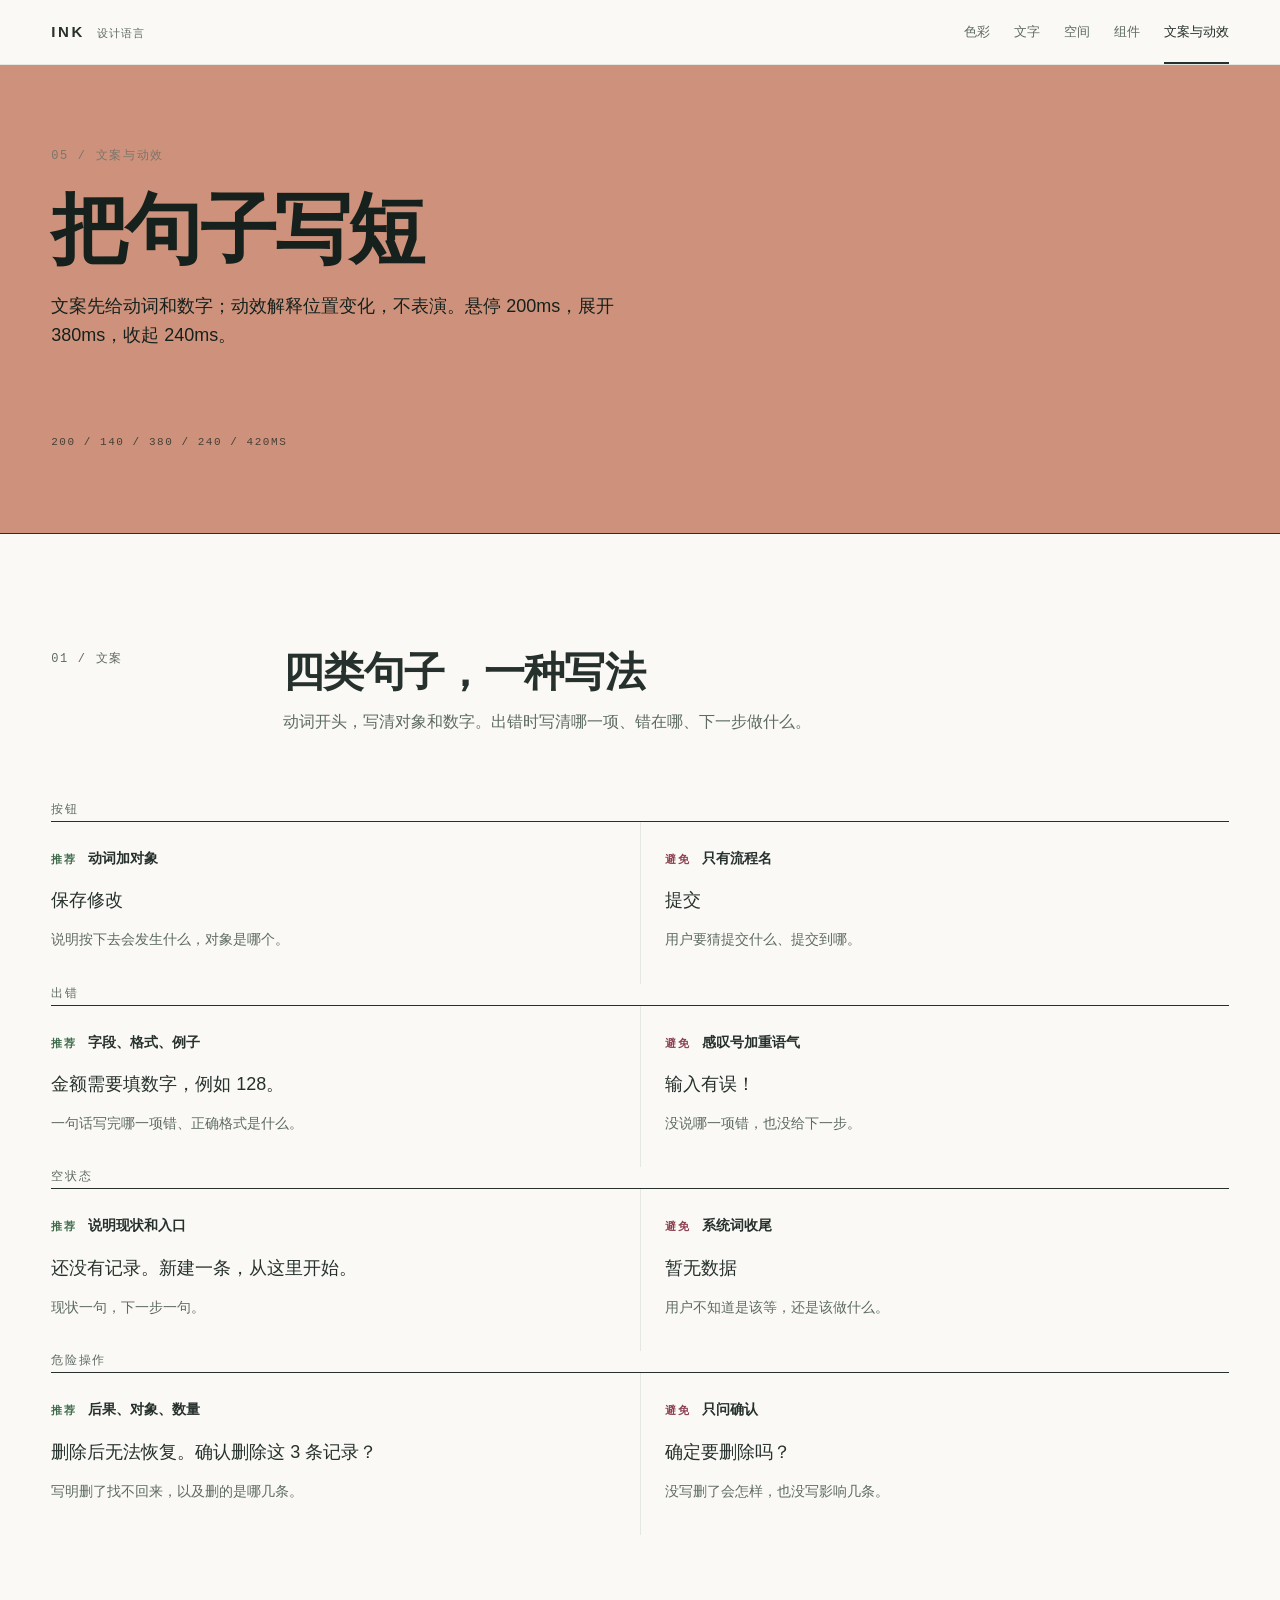
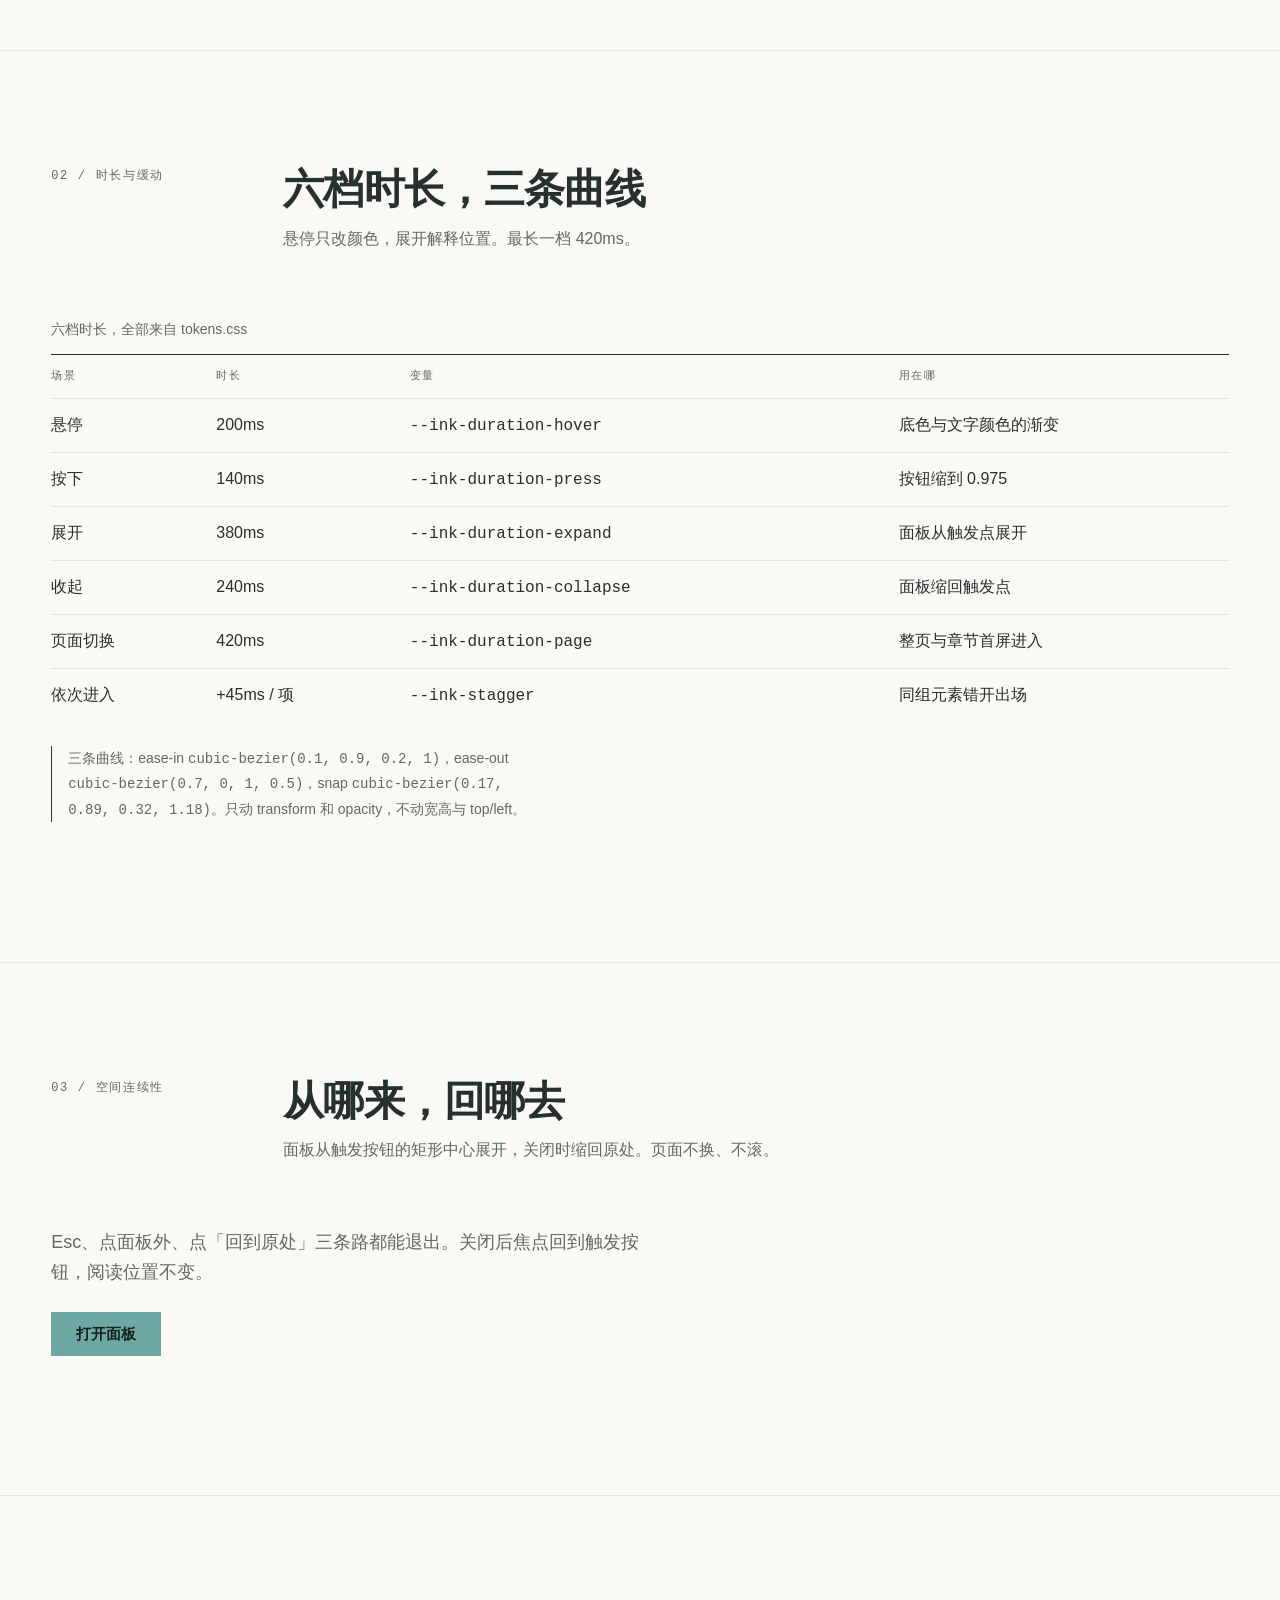
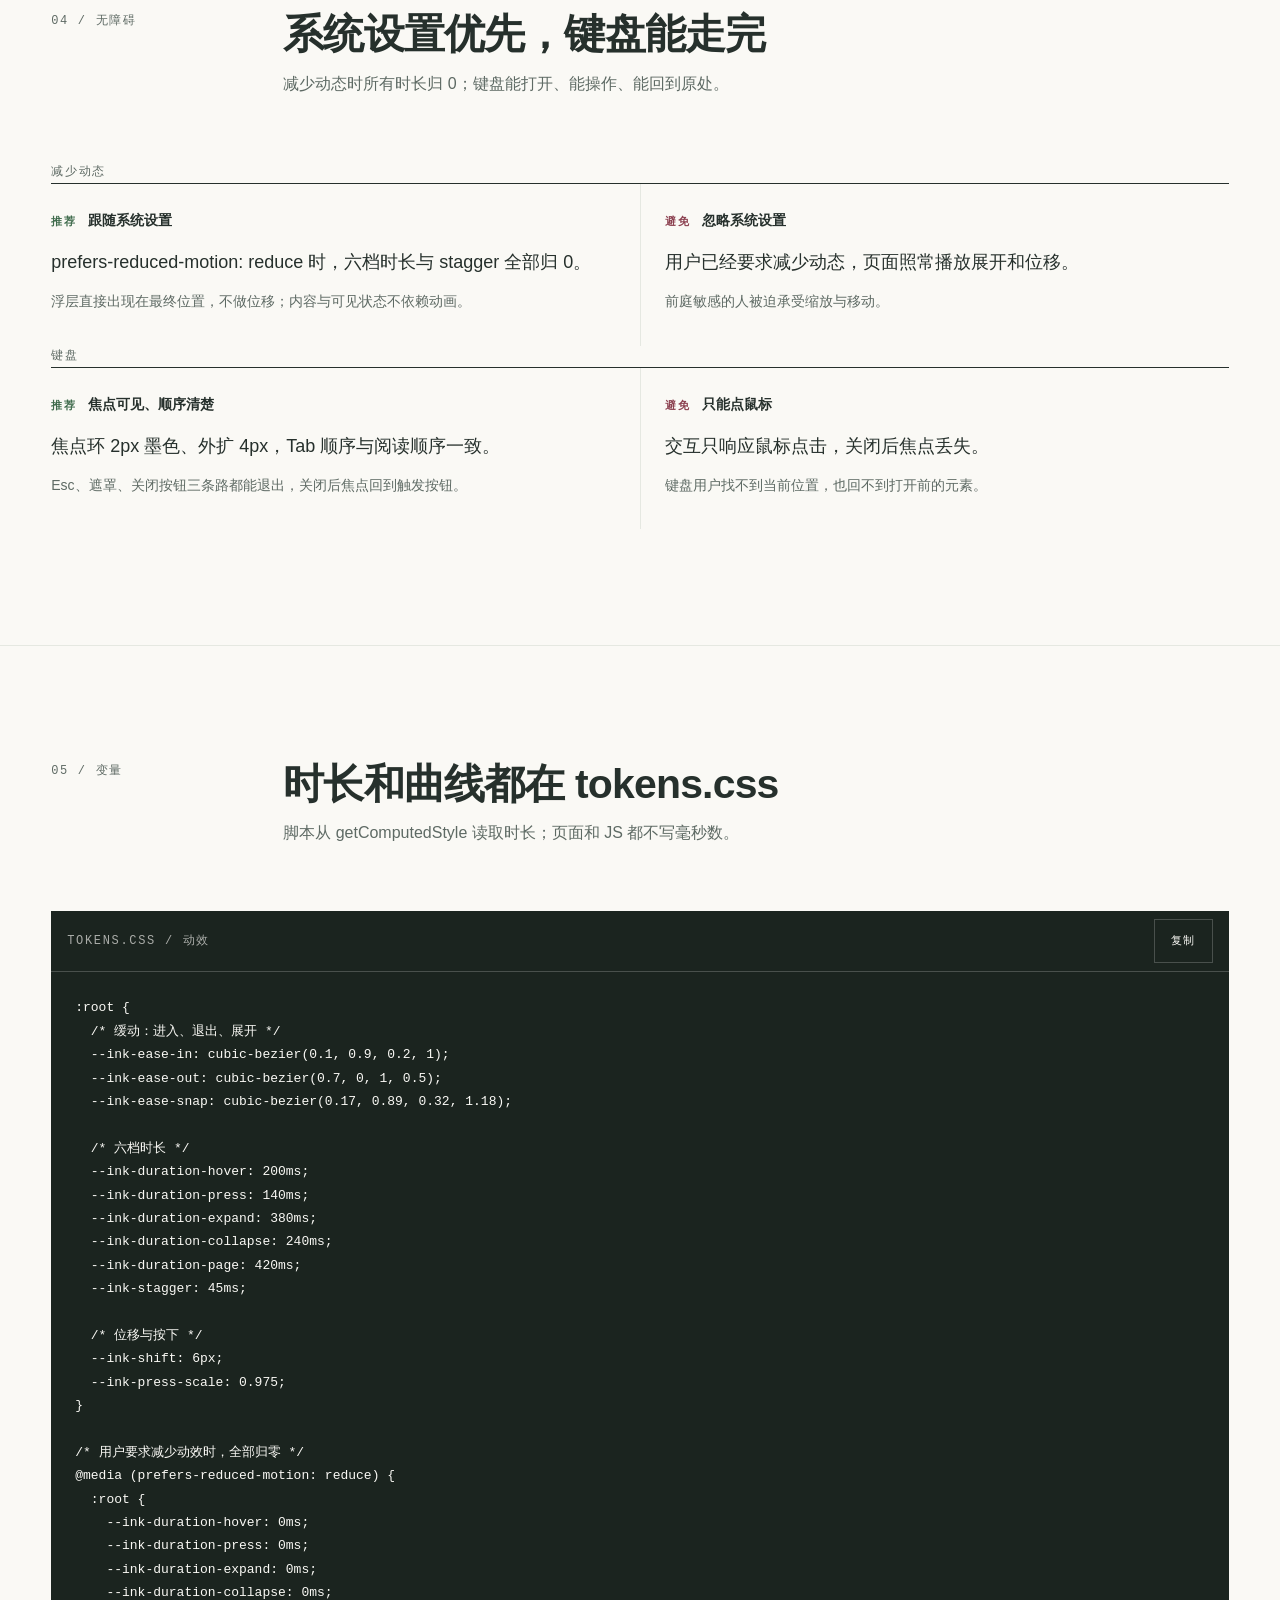
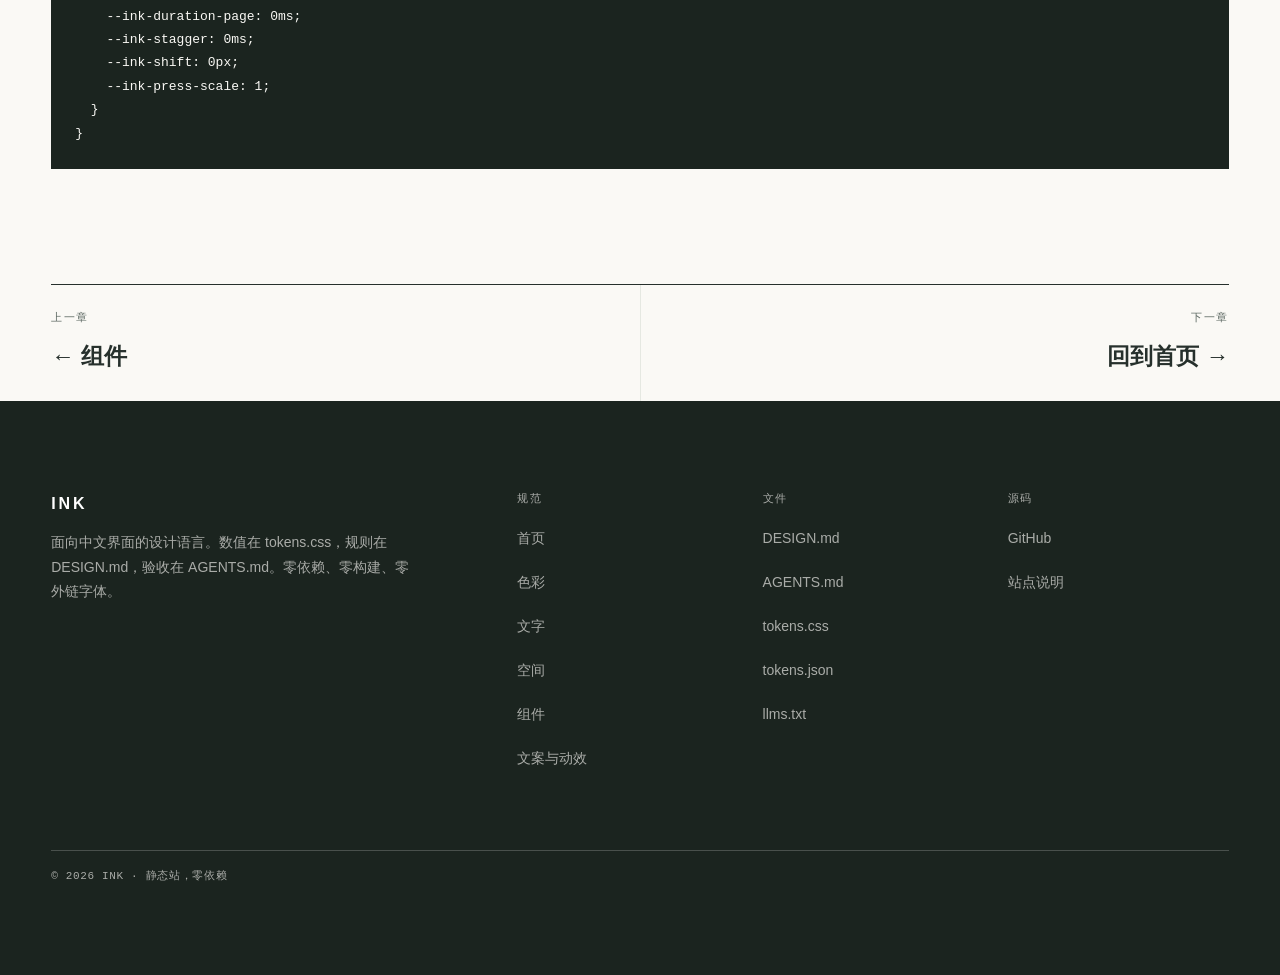
<file: spec/voice-motion.html>
<!doctype html>
<html lang="zh-CN">
<head>
<meta charset="utf-8">
<meta name="viewport" content="width=device-width, initial-scale=1">
<title>文案与动效 · INK 设计语言</title>
<meta name="description" content="INK 文案与动效规范：四类文案的写法、六档时长、三条退出路径与无障碍降级。">
<meta name="theme-color" content="#FAF9F5">
<link rel="icon" href="../assets/favicon.svg" type="image/svg+xml">
<link rel="stylesheet" href="../tokens.css">
<link rel="stylesheet" href="../assets/site.css">
<link rel="canonical" href="https://knink-owo.github.io/INK-DesignLanguage/spec/voice-motion.html">
<meta property="og:type" content="article">
<meta property="og:title" content="INK 文案与动效规范：把句子写短">
<meta property="og:description" content="文案先给动词和数字；动效解释位置变化。悬停 200ms，展开 380ms，收起 240ms。">
<meta property="og:url" content="https://knink-owo.github.io/INK-DesignLanguage/spec/voice-motion.html">
<meta property="og:image" content="https://knink-owo.github.io/INK-DesignLanguage/assets/og.png">
<meta name="twitter:card" content="summary_large_image">
</head>
<body>
<a class="skip-link" href="#main">跳到正文</a>

<header class="site-header">
  <div class="wrap">
    <div class="site-header__inner">
      <a class="brand" href="../index.html">INK<span class="brand__sub">设计语言</span></a>
      <nav class="site-nav" aria-label="章节">
        <a class="site-nav__link" href="color.html">色彩</a>
        <a class="site-nav__link" href="typography.html">文字</a>
        <a class="site-nav__link" href="space.html">空间</a>
        <a class="site-nav__link" href="components.html">组件</a>
        <a class="site-nav__link" href="voice-motion.html" aria-current="page">文案与动效</a>
      </nav>
    </div>
  </div>
</header>

<main id="main">
  <section class="chapter-hero tone-clay">
    <div class="wrap">
      <div class="chapter-hero__inner">
        <span class="mono-label chapter-hero__index">05 / 文案与动效</span>
        <h1 class="chapter-hero__title">把句子写短</h1>
        <p class="chapter-hero__lede">文案先给动词和数字；动效解释位置变化，不表演。悬停 200ms，展开 380ms，收起 240ms。</p>
        <p class="chapter-hero__meta">200 / 140 / 380 / 240 / 420ms</p>
      </div>
    </div>
  </section>

  <section class="section">
    <div class="wrap">
      <div class="section-head">
        <span class="mono-label section-head__index">01 / 文案</span>
        <h2 class="section-head__title">四类句子，一种写法</h2>
        <p class="section-head__lede">动词开头，写清对象和数字。出错时写清哪一项、错在哪、下一步做什么。</p>
      </div>

      <span class="mono-label">按钮</span>
      <div class="compare">
        <div class="compare__col">
          <div class="compare__title"><span class="mark mark--yes">推荐</span>动词加对象</div>
          <p class="compare__example">保存修改</p>
          <p class="compare__note">说明按下去会发生什么，对象是哪个。</p>
        </div>
        <div class="compare__col">
          <div class="compare__title"><span class="mark mark--no">避免</span>只有流程名</div>
          <p class="compare__example">提交</p>
          <p class="compare__note">用户要猜提交什么、提交到哪。</p>
        </div>
      </div>

      <span class="mono-label">出错</span>
      <div class="compare">
        <div class="compare__col">
          <div class="compare__title"><span class="mark mark--yes">推荐</span>字段、格式、例子</div>
          <p class="compare__example">金额需要填数字，例如 128。</p>
          <p class="compare__note">一句话写完哪一项错、正确格式是什么。</p>
        </div>
        <div class="compare__col">
          <div class="compare__title"><span class="mark mark--no">避免</span>感叹号加重语气</div>
          <p class="compare__example">输入有误！</p>
          <p class="compare__note">没说哪一项错，也没给下一步。</p>
        </div>
      </div>

      <span class="mono-label">空状态</span>
      <div class="compare">
        <div class="compare__col">
          <div class="compare__title"><span class="mark mark--yes">推荐</span>说明现状和入口</div>
          <p class="compare__example">还没有记录。新建一条，从这里开始。</p>
          <p class="compare__note">现状一句，下一步一句。</p>
        </div>
        <div class="compare__col">
          <div class="compare__title"><span class="mark mark--no">避免</span>系统词收尾</div>
          <p class="compare__example">暂无数据</p>
          <p class="compare__note">用户不知道是该等，还是该做什么。</p>
        </div>
      </div>

      <span class="mono-label">危险操作</span>
      <div class="compare">
        <div class="compare__col">
          <div class="compare__title"><span class="mark mark--yes">推荐</span>后果、对象、数量</div>
          <p class="compare__example">删除后无法恢复。确认删除这 3 条记录？</p>
          <p class="compare__note">写明删了找不回来，以及删的是哪几条。</p>
        </div>
        <div class="compare__col">
          <div class="compare__title"><span class="mark mark--no">避免</span>只问确认</div>
          <p class="compare__example">确定要删除吗？</p>
          <p class="compare__note">没写删了会怎样，也没写影响几条。</p>
        </div>
      </div>
    </div>
  </section>

  <section class="section">
    <div class="wrap">
      <div class="section-head">
        <span class="mono-label section-head__index">02 / 时长与缓动</span>
        <h2 class="section-head__title">六档时长，三条曲线</h2>
        <p class="section-head__lede">悬停只改颜色，展开解释位置。最长一档 420ms。</p>
      </div>

      <div class="table-wrap">
        <table class="spec-table">
          <caption>六档时长，全部来自 tokens.css</caption>
          <thead>
            <tr>
              <th scope="col">场景</th>
              <th scope="col">时长</th>
              <th scope="col">变量</th>
              <th scope="col">用在哪</th>
            </tr>
          </thead>
          <tbody>
            <tr><td>悬停</td><td>200ms</td><td><code>--ink-duration-hover</code></td><td>底色与文字颜色的渐变</td></tr>
            <tr><td>按下</td><td>140ms</td><td><code>--ink-duration-press</code></td><td>按钮缩到 0.975</td></tr>
            <tr><td>展开</td><td>380ms</td><td><code>--ink-duration-expand</code></td><td>面板从触发点展开</td></tr>
            <tr><td>收起</td><td>240ms</td><td><code>--ink-duration-collapse</code></td><td>面板缩回触发点</td></tr>
            <tr><td>页面切换</td><td>420ms</td><td><code>--ink-duration-page</code></td><td>整页与章节首屏进入</td></tr>
            <tr><td>依次进入</td><td>+45ms / 项</td><td><code>--ink-stagger</code></td><td>同组元素错开出场</td></tr>
          </tbody>
        </table>
      </div>
      <div class="btn-row">
        <p class="note">三条曲线：ease-in <code>cubic-bezier(0.1, 0.9, 0.2, 1)</code>，ease-out <code>cubic-bezier(0.7, 0, 1, 0.5)</code>，snap <code>cubic-bezier(0.17, 0.89, 0.32, 1.18)</code>。只动 transform 和 opacity，不动宽高与 top/left。</p>
      </div>
    </div>
  </section>

  <section class="section">
    <div class="wrap">
      <div class="section-head">
        <span class="mono-label section-head__index">03 / 空间连续性</span>
        <h2 class="section-head__title">从哪来，回哪去</h2>
        <p class="section-head__lede">面板从触发按钮的矩形中心展开，关闭时缩回原处。页面不换、不滚。</p>
      </div>

      <p class="lede">Esc、点面板外、点「回到原处」三条路都能退出。关闭后焦点回到触发按钮，阅读位置不变。</p>
      <div class="btn-row">
        <button class="btn btn--field" type="button" data-sheet-open="example-sheet">打开面板</button>
      </div>
    </div>
  </section>

  <section class="section">
    <div class="wrap">
      <div class="section-head">
        <span class="mono-label section-head__index">04 / 无障碍</span>
        <h2 class="section-head__title">系统设置优先，键盘能走完</h2>
        <p class="section-head__lede">减少动态时所有时长归 0；键盘能打开、能操作、能回到原处。</p>
      </div>

      <span class="mono-label">减少动态</span>
      <div class="compare">
        <div class="compare__col">
          <div class="compare__title"><span class="mark mark--yes">推荐</span>跟随系统设置</div>
          <p class="compare__example">prefers-reduced-motion: reduce 时，六档时长与 stagger 全部归 0。</p>
          <p class="compare__note">浮层直接出现在最终位置，不做位移；内容与可见状态不依赖动画。</p>
        </div>
        <div class="compare__col">
          <div class="compare__title"><span class="mark mark--no">避免</span>忽略系统设置</div>
          <p class="compare__example">用户已经要求减少动态，页面照常播放展开和位移。</p>
          <p class="compare__note">前庭敏感的人被迫承受缩放与移动。</p>
        </div>
      </div>

      <span class="mono-label">键盘</span>
      <div class="compare">
        <div class="compare__col">
          <div class="compare__title"><span class="mark mark--yes">推荐</span>焦点可见、顺序清楚</div>
          <p class="compare__example">焦点环 2px 墨色、外扩 4px，Tab 顺序与阅读顺序一致。</p>
          <p class="compare__note">Esc、遮罩、关闭按钮三条路都能退出，关闭后焦点回到触发按钮。</p>
        </div>
        <div class="compare__col">
          <div class="compare__title"><span class="mark mark--no">避免</span>只能点鼠标</div>
          <p class="compare__example">交互只响应鼠标点击，关闭后焦点丢失。</p>
          <p class="compare__note">键盘用户找不到当前位置，也回不到打开前的元素。</p>
        </div>
      </div>
    </div>
  </section>

  <section class="section">
    <div class="wrap">
      <div class="section-head">
        <span class="mono-label section-head__index">05 / 变量</span>
        <h2 class="section-head__title">时长和曲线都在 tokens.css</h2>
        <p class="section-head__lede">脚本从 getComputedStyle 读取时长；页面和 JS 都不写毫秒数。</p>
      </div>

      <div class="code-block">
        <div class="code-block__head">
          <span class="mono-label">tokens.css / 动效</span>
          <button class="copy-btn" type="button" data-copy-target="#motion-tokens"><span data-copy-label>复制</span></button>
        </div>
<pre class="code-block__body" id="motion-tokens"><code>:root {
  /* 缓动：进入、退出、展开 */
  --ink-ease-in: cubic-bezier(0.1, 0.9, 0.2, 1);
  --ink-ease-out: cubic-bezier(0.7, 0, 1, 0.5);
  --ink-ease-snap: cubic-bezier(0.17, 0.89, 0.32, 1.18);

  /* 六档时长 */
  --ink-duration-hover: 200ms;
  --ink-duration-press: 140ms;
  --ink-duration-expand: 380ms;
  --ink-duration-collapse: 240ms;
  --ink-duration-page: 420ms;
  --ink-stagger: 45ms;

  /* 位移与按下 */
  --ink-shift: 6px;
  --ink-press-scale: 0.975;
}

/* 用户要求减少动效时，全部归零 */
@media (prefers-reduced-motion: reduce) {
  :root {
    --ink-duration-hover: 0ms;
    --ink-duration-press: 0ms;
    --ink-duration-expand: 0ms;
    --ink-duration-collapse: 0ms;
    --ink-duration-page: 0ms;
    --ink-stagger: 0ms;
    --ink-shift: 0px;
    --ink-press-scale: 1;
  }
}</code></pre>
      </div>
    </div>
  </section>

  <div class="wrap">
    <nav class="pager" aria-label="章节翻页">
      <a class="pager__link" href="components.html">
        <span class="pager__dir">上一章</span>
        <span class="pager__title">← 组件</span>
      </a>
      <a class="pager__link pager__link--next" href="../index.html">
        <span class="pager__dir">下一章</span>
        <span class="pager__title">回到首页 →</span>
      </a>
    </nav>
  </div>
</main>

<footer class="site-footer">
  <div class="wrap">
    <div class="site-footer__grid">
      <div class="site-footer__brand-col">
        <div class="site-footer__brand">INK</div>
        <p class="site-footer__sub">面向中文界面的设计语言。数值在 tokens.css，规则在 DESIGN.md，验收在 AGENTS.md。零依赖、零构建、零外链字体。</p>
      </div>

      <div>
        <div class="site-footer__title">规范</div>
        <a class="site-footer__link" href="../index.html">首页</a>
        <a class="site-footer__link" href="color.html">色彩</a>
        <a class="site-footer__link" href="typography.html">文字</a>
        <a class="site-footer__link" href="space.html">空间</a>
        <a class="site-footer__link" href="components.html">组件</a>
        <a class="site-footer__link" href="voice-motion.html">文案与动效</a>
      </div>

      <div>
        <div class="site-footer__title">文件</div>
        <a class="site-footer__link" href="../DESIGN.md">DESIGN.md</a>
        <a class="site-footer__link" href="../AGENTS.md">AGENTS.md</a>
        <a class="site-footer__link" href="../tokens.css">tokens.css</a>
        <a class="site-footer__link" href="../tokens.json">tokens.json</a>
        <a class="site-footer__link" href="../llms.txt">llms.txt</a>
      </div>

      <div>
        <div class="site-footer__title">源码</div>
        <a class="site-footer__link" href="https://github.com/knink-owo/INK-DesignLanguage">GitHub</a>
        <a class="site-footer__link" href="../README.md">站点说明</a>
      </div>
    </div>

    <div class="site-footer__bottom">
      <span class="site-footer__fine">© 2026 INK · 静态站，零依赖</span>
    </div>
  </div>
</footer>

<dialog class="sheet" id="example-sheet" aria-labelledby="example-sheet-title">
  <div class="sheet__inner">
    <div class="sheet__head">
      <div>
        <span class="mono-label">空间连续性</span>
        <h2 class="sheet__title" id="example-sheet-title">一块面板</h2>
      </div>
      <button class="sheet__close" type="button" data-sheet-close>关闭</button>
    </div>
    <div class="sheet__body">
      <p class="lede">从按钮的矩形中心展开，关闭时缩回按钮。三条退出路径都回到同一个位置。</p>
      <div class="sheet__steps">
        <div class="sheet__step">
          <span class="sheet__step-num">01</span>
          <span class="sheet__step-title">起点</span>
          <span class="sheet__step-text">量出触发按钮的中心点与宽高，作为展开动画的起点。</span>
        </div>
        <div class="sheet__step">
          <span class="sheet__step-num">02</span>
          <span class="sheet__step-title">展开</span>
          <span class="sheet__step-text">380ms 从按钮位置放大到面板位置，缓动用 snap。</span>
        </div>
        <div class="sheet__step">
          <span class="sheet__step-num">03</span>
          <span class="sheet__step-title">返回</span>
          <span class="sheet__step-text">240ms 缩回按钮；Esc、遮罩、关闭按钮都走这条路径。</span>
        </div>
      </div>
      <div class="sheet__actions">
        <button class="btn btn--primary" type="button" data-sheet-close>回到原处</button>
        <a class="text-link" href="components.html">看组件规范</a>
      </div>
    </div>
  </div>
</dialog>

<script src="../assets/site.js" defer></script>
</body>
</html>
</file>
<file: tokens.css>
/* ==========================================================================
   INK Design Language · tokens.css
   v1.1 · implementation 1.1.3 · 2026-10
   --------------------------------------------------------------------------
   全站唯一的数值来源。改视觉先改这里，再同步：
   - site/tokens.json   （machine twin，由 tools/sync_tokens.py 生成）
   - site/DESIGN.md     （人读的规则，只解释为什么）
   - site/AGENTS.md     （Agent 读的约束与验收）
   硬规则：圆角恒 0；描边恒 1px 实线；阴影只给浮层；不引入外链资源。
   ========================================================================== */

:root {
  color-scheme: light;

  /* --- 色场：八个，各管一类信息 --------------------------------------- */
  --ink-lake:   #6EA8A3;   /* 湖蓝 */
  --ink-sky:    #87B9CE;   /* 天青 */
  --ink-moss:   #8FB394;   /* 苔绿 */
  --ink-lotus:  #A995C4;   /* 藕荷 */
  --ink-wheat:  #D2B173;   /* 麦金 */
  --ink-clay:   #CE927C;   /* 陶土 */
  --ink-stone:  #94A7B0;   /* 石灰 */
  --ink-rouge:  #C98D9B;   /* 胭脂 */

  /* --- 中性 ----------------------------------------------------------- */
  --ink-canvas:       #FAF9F5;   /* 纸白，页面底色 */
  --ink-surface:      #FFFFFF;   /* 纯白，只给输入框与浮层 */
  --ink-ink:          #26302C;   /* 墨，正文与标题 */
  --ink-ink-deep:     #1B241F;   /* 深墨，色带页脚与代码块 */
  --ink-ink-secondary: #5E6A64;  /* 次要文字，5.36:1 on canvas */
  --ink-ink-muted:    #8B948E;   /* 弱化标记，仅用于非文本或大号字 */
  --ink-line:         #E5E8E1;   /* 细线 */
  --ink-text-on-color: #16211D;  /* 色场上的文字，6.1–8.1:1 */
  --ink-text-on-ink:  #FFFFFF;   /* 深墨上的文字，13.6:1 */

  /* --- 语义别名：组件只引用这一层 ------------------------------------- */
  --ink-text-primary: var(--ink-ink);
  --ink-text-secondary: var(--ink-ink-secondary);
  --ink-text-muted: var(--ink-ink-muted);
  --ink-text-lake: #5C8A85;   /* 湖蓝文字色（湖蓝 75% + 墨 25%）：纸白底 3.67:1，仅大号标题 */
  --ink-text-secondary-on-ink: rgba(250, 249, 245, 0.64);
  --ink-line-on-ink: rgba(255, 255, 255, 0.2);     /* 深墨上的细线 */
  --ink-band-line: rgba(255, 255, 255, 0.32);       /* 色场之间的细线 */
  --ink-link: var(--ink-ink);
  --ink-focus: var(--ink-ink);
  --ink-focus-width: 2px;
  --ink-focus-offset: 4px;
  --ink-control-border: var(--ink-ink-secondary);
  --ink-success: #3F6B4C;  /* 4.6:1 on surface */
  --ink-danger: #8C4150;   /* 5.8:1 on surface */
  --ink-overlay: rgba(22, 33, 29, 0.42);

  /* --- 字体 ----------------------------------------------------------- */
  --ink-font: -apple-system, BlinkMacSystemFont, "Segoe UI", "PingFang SC",
    "HarmonyOS Sans SC", "Noto Sans SC", "Microsoft YaHei", sans-serif;
  /* 展示栈：等线/苹方这类几何黑体，笔画均匀、字洞大，用于首屏大字。 */
  --ink-font-display: "DengXian", "PingFang SC", "HarmonyOS Sans SC",
    "Noto Sans SC", "Microsoft YaHei", sans-serif;
  --ink-font-mono: "Cascadia Code", "SFMono-Regular", Consolas,
    "Liberation Mono", monospace;

  /* --- 字重与字号 ----------------------------------------------------- */
  --ink-weight-body: 400;
  --ink-weight-display: 600;   /* 章节标题、小节标题 */
  --ink-weight-hero: 700;      /* 首屏两行：等线 Bold / 苹方 Semibold */
  --ink-weight-strong: 600;

  --ink-size-display: clamp(3.25rem, 8vw, 7.5rem);    /* 52 → 120px */
  --ink-size-h1: clamp(2.75rem, 6vw, 5.5rem);         /* 44 → 88px */
  --ink-size-h2: clamp(2rem, 3.2vw, 2.75rem);         /* 32 → 44px */
  --ink-size-h3: clamp(1.375rem, 1.8vw, 1.75rem);     /* 22 → 28px */
  --ink-size-lead: clamp(1.125rem, 1.4vw, 1.375rem);  /* 18 → 22px */
  --ink-size-body: 1rem;
  --ink-size-small: 0.875rem;
  --ink-size-mono: 0.75rem;
  --ink-size-label: 0.6875rem;

  --ink-leading-display: 1;
  --ink-leading-heading: 1.14;
  --ink-leading-body: 1.75;
  --ink-tracking-display: -0.035em;
  --ink-tracking-label: 0.14em;


  /* --- 间距：只用这十个数 --------------------------------------------- */
  --ink-space-1: 4px;
  --ink-space-2: 8px;
  --ink-space-3: 12px;
  --ink-space-4: 16px;
  --ink-space-5: 24px;
  --ink-space-6: 32px;
  --ink-space-7: 48px;
  --ink-space-8: 64px;
  --ink-space-9: 96px;
  --ink-space-10: 128px;

  /* --- 几何 ----------------------------------------------------------- */
  --ink-radius: 0;
  --ink-wrap: 1280px;
  --ink-gutter: clamp(20px, 4vw, 56px);
  --ink-header-h: 64px;
  --ink-target: 44px;
  --ink-measure: 34em;
  --ink-border: 1px solid var(--ink-line);
  --ink-border-strong: 1px solid var(--ink-ink);

  /* --- 层级与浮层 ----------------------------------------------------- */
  --ink-shadow-modal: 0 32px 80px rgba(27, 36, 31, 0.24),
    0 2px 8px rgba(27, 36, 31, 0.08);
  --ink-z-header: 20;
  --ink-z-modal: 60;

  /* --- 动效 ----------------------------------------------------------- */
  --ink-ease-in: cubic-bezier(0.1, 0.9, 0.2, 1);
  --ink-ease-out: cubic-bezier(0.7, 0, 1, 0.5);
  --ink-ease-snap: cubic-bezier(0.17, 0.89, 0.32, 1.18);
  --ink-duration-hover: 200ms;
  --ink-duration-press: 140ms;
  --ink-duration-expand: 380ms;
  --ink-duration-collapse: 240ms;
  --ink-duration-page: 420ms;
  --ink-stagger: 45ms;
  --ink-shift: 6px;
  --ink-press-scale: 0.975;
}

/* 用户要求减少动效时，全部归零：不播动画，不做位移。 */
@media (prefers-reduced-motion: reduce) {
  :root {
    --ink-duration-hover: 0ms;
    --ink-duration-press: 0ms;
    --ink-duration-expand: 0ms;
    --ink-duration-collapse: 0ms;
    --ink-duration-page: 0ms;
    --ink-stagger: 0ms;
    --ink-shift: 0px;
    --ink-press-scale: 1;
  }
}
</file>
<file: assets/site.css>
/* ==========================================================================
   INK Design Language · site.css
   v1.1 · 依赖 tokens.css：所有颜色、字号、间距、时长都来自 token。
   结构顺序：基础 → 工具 → 顶栏 → 首屏 → 章节 → 组件 → 浮层 → 页脚。
   ========================================================================== */

/* --- 基础 ---------------------------------------------------------------- */

*, *::before, *::after { box-sizing: border-box; }

html {
  -webkit-text-size-adjust: 100%;
  scroll-behavior: smooth;
}

@media (prefers-reduced-motion: reduce) {
  html { scroll-behavior: auto; }
}

body {
  margin: 0;
  background: var(--ink-canvas);
  color: var(--ink-text-primary);
  font-family: var(--ink-font);
  font-size: var(--ink-size-body);
  font-weight: var(--ink-weight-body);
  line-height: var(--ink-leading-body);
  -webkit-font-smoothing: antialiased;
  text-rendering: optimizeLegibility;
}

h1, h2, h3, p, ul, ol, figure { margin: 0; }
ul, ol { padding: 0; list-style: none; }
img, svg { display: block; max-width: 100%; }
button, input, code, pre { font: inherit; }
code, pre, kbd { font-family: var(--ink-font-mono); }

a { color: var(--ink-link); text-decoration-thickness: 1px; text-underline-offset: 4px; }

::selection { background: var(--ink-ink); color: var(--ink-canvas); }

:focus-visible {
  outline: var(--ink-focus-width) solid var(--ink-focus);
  outline-offset: var(--ink-focus-offset);
}

/* --- 工具 ---------------------------------------------------------------- */

.wrap {
  width: 100%;
  max-width: var(--ink-wrap);
  margin-inline: auto;
  padding-inline: var(--ink-gutter);
}

.skip-link {
  position: absolute;
  top: var(--ink-space-2);
  left: var(--ink-space-2);
  z-index: var(--ink-z-modal);
  padding: var(--ink-space-2) var(--ink-space-4);
  background: var(--ink-ink);
  color: var(--ink-canvas);
  font-size: var(--ink-size-small);
  text-decoration: none;
  transform: translateY(calc(-100% - var(--ink-space-5)));
}

.skip-link:focus-visible { transform: none; }

.mono-label {
  display: block;
  font-family: var(--ink-font-mono);
  font-size: var(--ink-size-mono);
  font-weight: 400;
  letter-spacing: var(--ink-tracking-label);
  text-transform: uppercase;
  color: var(--ink-text-secondary);
}

.lede {
  max-width: var(--ink-measure);
  font-size: var(--ink-size-lead);
  line-height: 1.65;
  color: var(--ink-text-secondary);
}

.text-link {
  display: inline-flex;
  align-items: center;
  gap: var(--ink-space-2);
  min-height: var(--ink-target);
  font-weight: var(--ink-weight-strong);
  text-decoration: underline;
}

.text-link:hover { text-decoration-thickness: 2px; }

.link-button {
  display: inline;
  min-height: var(--ink-target);
  padding: 0;
  border: 0;
  background: none;
  color: inherit;
  font: inherit;
  text-align: left;
  text-decoration: underline;
  text-underline-offset: 4px;
  cursor: pointer;
}

.link-button:hover { text-decoration-thickness: 2px; }

/* --- 顶栏 ---------------------------------------------------------------- */

.site-header {
  position: sticky;
  top: 0;
  z-index: var(--ink-z-header);
  background: var(--ink-canvas);
  border-bottom: var(--ink-border);
}

.site-header__inner {
  display: flex;
  align-items: center;
  justify-content: space-between;
  gap: var(--ink-space-5);
  min-height: var(--ink-header-h);
}

.brand {
  display: inline-flex;
  align-items: baseline;
  gap: var(--ink-space-3);
  color: var(--ink-text-primary);
  font-size: 0.9375rem;
  font-weight: var(--ink-weight-strong);
  letter-spacing: 0.18em;
  text-decoration: none;
  white-space: nowrap;
}

.brand__sub {
  font-size: var(--ink-size-label);
  font-weight: var(--ink-weight-body);
  letter-spacing: 0.08em;
  color: var(--ink-text-secondary);
}

.site-nav {
  display: flex;
  justify-content: flex-end;
  gap: clamp(var(--ink-space-3), 2vw, var(--ink-space-5));
  min-height: var(--ink-header-h);
}

.site-nav__link {
  display: inline-flex;
  align-items: center;
  min-height: var(--ink-target);
  font-size: 0.8125rem;
  color: var(--ink-text-secondary);
  text-decoration: none;
  white-space: nowrap;
  transition: color var(--ink-duration-hover) var(--ink-ease-in);
}

.site-nav__link:hover { color: var(--ink-text-primary); }

.site-nav__link[aria-current="page"] {
  color: var(--ink-text-primary);
  box-shadow: inset 0 -2px 0 var(--ink-ink);
}

/* --- 首页首屏：左字右色墙 ------------------------------------------------ */

.hero {
  display: grid;
  grid-template-columns: minmax(0, 1fr) clamp(300px, 34vw, 480px);
  min-height: calc(100svh - var(--ink-header-h));
  border-bottom: var(--ink-border-strong);
}

.hero__copy {
  display: flex;
  flex-direction: column;
  padding: clamp(var(--ink-space-7), 9vh, var(--ink-space-9)) var(--ink-gutter)
    clamp(var(--ink-space-6), 7vh, var(--ink-space-8)) var(--ink-gutter);
}

.display {
  margin: 0;
  font-family: var(--ink-font-display);
  font-size: var(--ink-size-display);
  font-weight: var(--ink-weight-hero);
  line-height: var(--ink-leading-display);
  letter-spacing: var(--ink-tracking-display);
  color: var(--ink-text-primary);
}

.display__line {
  display: block;
}

.display__line--accent {
  color: var(--ink-text-lake);
}

.hero__lead {
  max-width: 30em;
  margin-top: clamp(var(--ink-space-5), 4vh, var(--ink-space-7));
  font-size: var(--ink-size-lead);
  line-height: 1.7;
  color: var(--ink-text-secondary);
}

.hero__foot {
  display: flex;
  align-items: flex-end;
  justify-content: space-between;
  gap: var(--ink-space-5);
  margin-top: auto;
  padding-top: clamp(var(--ink-space-6), 8vh, var(--ink-space-8));
}

.hero__note {
  max-width: 26em;
  font-family: var(--ink-font-mono);
  font-size: var(--ink-size-label);
  letter-spacing: 0.06em;
  line-height: 1.9;
  color: var(--ink-text-secondary);
}

.hero__wall {
  display: grid;
  grid-template-rows: repeat(8, minmax(0, 1fr));
  border-left: var(--ink-border-strong);
}

.wall-band {
  display: flex;
  align-items: center;
  justify-content: space-between;
  gap: var(--ink-space-3);
  padding: var(--ink-space-3) var(--ink-space-5);
  border-top: 1px solid var(--ink-band-line);
}

.wall-band:first-child { border-top: 0; }

.wall-band__name {
  font-size: clamp(1rem, 1.5vw, 1.25rem);
  font-weight: var(--ink-weight-strong);
  letter-spacing: 0.04em;
}

.wall-band__hex {
  font-family: var(--ink-font-mono);
  font-size: var(--ink-size-label);
  letter-spacing: 0.06em;
  opacity: 0.7;
}

/* 色场：给背景和文字上色，其余组件只写 tone-* */
.tone-lake  { background: var(--ink-lake);  color: var(--ink-text-on-color); }
.tone-sky   { background: var(--ink-sky);   color: var(--ink-text-on-color); }
.tone-moss  { background: var(--ink-moss);  color: var(--ink-text-on-color); }
.tone-lotus { background: var(--ink-lotus); color: var(--ink-text-on-color); }
.tone-wheat { background: var(--ink-wheat); color: var(--ink-text-on-color); }
.tone-clay  { background: var(--ink-clay);  color: var(--ink-text-on-color); }
.tone-stone { background: var(--ink-stone); color: var(--ink-text-on-color); }
.tone-rouge { background: var(--ink-rouge); color: var(--ink-text-on-color); }

/* --- 章节：通用区块 ------------------------------------------------------ */

.section {
  padding-block: clamp(var(--ink-space-7), 9vw, var(--ink-space-10));
  border-top: var(--ink-border);
}

.hero + .section,
.chapter-hero + .section,
.field-wall + .section {
  border-top: 0;
}

.section-head {
  display: grid;
  grid-template-columns: minmax(0, 0.22fr) minmax(0, 1fr);
  column-gap: var(--ink-space-5);
  row-gap: var(--ink-space-3);
  margin-bottom: clamp(var(--ink-space-6), 5vw, var(--ink-space-8));
}

.section-head__index { grid-column: 1; grid-row: 1; }

.section-head__title {
  grid-column: 2;
  grid-row: 1;
  font-size: var(--ink-size-h2);
  font-weight: var(--ink-weight-display);
  line-height: var(--ink-leading-heading);
  letter-spacing: -0.02em;
}

.section-head__lede {
  grid-column: 2;
  grid-row: 2;
  max-width: var(--ink-measure);
  color: var(--ink-text-secondary);
}

/* --- 章节首屏：整面章节色 ------------------------------------------------ */

.chapter-hero {
  border-bottom: var(--ink-border-strong);
}

.chapter-hero__inner {
  display: flex;
  flex-direction: column;
  min-height: clamp(320px, 52vh, 560px);
  padding-block: clamp(var(--ink-space-7), 9vh, var(--ink-space-9));
}

.chapter-hero__index { opacity: 0.72; }

.chapter-hero__title {
  max-width: 12ch;
  margin-top: var(--ink-space-5);
  font-size: var(--ink-size-h1);
  font-weight: var(--ink-weight-display);
  line-height: var(--ink-leading-display);
  letter-spacing: var(--ink-tracking-display);
}

.chapter-hero__lede {
  max-width: 34em;
  margin-top: var(--ink-space-5);
  font-size: var(--ink-size-lead);
  line-height: 1.65;
}

.chapter-hero__meta {
  margin-top: auto;
  padding-top: var(--ink-space-6);
  font-family: var(--ink-font-mono);
  font-size: var(--ink-size-label);
  letter-spacing: var(--ink-tracking-label);
  text-transform: uppercase;
  opacity: 0.72;
}

/* --- 章节索引行（首页目录） ---------------------------------------------- */

.chapter-index { border-top: var(--ink-border-strong); }

.chapter-row {
  display: grid;
  grid-template-columns: minmax(0, 0.16fr) minmax(0, 0.42fr) minmax(0, 0.34fr) auto;
  align-items: center;
  gap: var(--ink-space-4);
  min-height: clamp(88px, 10vw, 120px);
  padding: var(--ink-space-4) var(--ink-space-4);
  border-top: var(--ink-border);
  color: var(--ink-text-primary);
  text-decoration: none;
  transition:
    background-color var(--ink-duration-hover) var(--ink-ease-in),
    color var(--ink-duration-hover) var(--ink-ease-in);
}

.chapter-row:first-child { border-top: 0; }

.chapter-row__num {
  font-family: var(--ink-font-mono);
  font-size: var(--ink-size-label);
  letter-spacing: var(--ink-tracking-label);
  color: var(--ink-text-secondary);
  transition: color var(--ink-duration-hover) var(--ink-ease-in);
}

.chapter-row__title {
  font-size: clamp(1.75rem, 3vw, var(--ink-size-h2));
  font-weight: var(--ink-weight-display);
  line-height: var(--ink-leading-heading);
  letter-spacing: -0.02em;
}

.chapter-row__lede {
  color: var(--ink-text-secondary);
  font-size: var(--ink-size-small);
  transition: color var(--ink-duration-hover) var(--ink-ease-in);
}

.chapter-row__arrow {
  font-size: 1.25rem;
  transition: transform var(--ink-duration-hover) var(--ink-ease-in);
}

.chapter-row:hover,
.chapter-row:focus-visible {
  background: var(--row-tone);
  color: var(--ink-text-on-color);
}

.chapter-row:hover .chapter-row__num,
.chapter-row:focus-visible .chapter-row__num,
.chapter-row:hover .chapter-row__lede,
.chapter-row:focus-visible .chapter-row__lede {
  color: var(--ink-text-on-color);
  opacity: 0.78;
}

.chapter-row:hover .chapter-row__arrow,
.chapter-row:focus-visible .chapter-row__arrow {
  transform: translateX(var(--ink-shift));
}

.chapter-row--lake  { --row-tone: var(--ink-lake); }
.chapter-row--moss  { --row-tone: var(--ink-moss); }
.chapter-row--lotus { --row-tone: var(--ink-lotus); }
.chapter-row--clay  { --row-tone: var(--ink-clay); }
.chapter-row--stone { --row-tone: var(--ink-stone); }

/* --- 原则行 -------------------------------------------------------------- */

.rule-row {
  display: grid;
  grid-template-columns: minmax(0, 0.18fr) minmax(0, 0.4fr) minmax(0, 0.42fr);
  gap: var(--ink-space-5);
  padding-block: clamp(var(--ink-space-5), 4vw, var(--ink-space-7));
  border-top: var(--ink-border);
}

.rule-row:first-child { border-top: 0; }

.rule-row__title {
  font-size: var(--ink-size-h3);
  font-weight: var(--ink-weight-display);
  line-height: 1.35;
}

.rule-row__text {
  color: var(--ink-text-secondary);
  max-width: var(--ink-measure);
}

/* --- 色场墙（色彩章节） -------------------------------------------------- */

.field-wall {
  display: grid;
  grid-template-columns: repeat(8, minmax(0, 1fr));
  border-bottom: var(--ink-border-strong);
}

.field {
  display: flex;
  flex-direction: column;
  justify-content: space-between;
  min-height: clamp(320px, 48vh, 480px);
  padding: var(--ink-space-5) var(--ink-space-4);
  border-left: 1px solid var(--ink-band-line);
}

.field:first-child { border-left: 0; }

.field__name {
  font-size: clamp(1rem, 1.5vw, 1.25rem);
  font-weight: var(--ink-weight-strong);
}

.field__hex {
  font-family: var(--ink-font-mono);
  font-size: var(--ink-size-label);
  letter-spacing: 0.06em;
  opacity: 0.7;
}

/* --- 中性色列表 ---------------------------------------------------------- */

.neutral-list { border-top: var(--ink-border-strong); }

.neutral-row {
  display: grid;
  grid-template-columns: auto minmax(0, 0.8fr) minmax(0, 0.5fr) minmax(0, 1.2fr);
  align-items: center;
  gap: var(--ink-space-5);
  padding-block: var(--ink-space-3);
  border-top: var(--ink-border);
}

.neutral-row:first-child { border-top: 0; }

.neutral-row__swatch {
  width: var(--ink-space-8);
  height: var(--ink-space-8);
  border: var(--ink-border);
}

.neutral-row__name { font-weight: var(--ink-weight-strong); }

.neutral-row__hex {
  font-family: var(--ink-font-mono);
  font-size: var(--ink-size-label);
  letter-spacing: 0.06em;
  color: var(--ink-text-secondary);
}

.neutral-row__role { color: var(--ink-text-secondary); font-size: var(--ink-size-small); }

/* --- 对照（推荐 / 避免） ------------------------------------------------- */

.compare {
  display: grid;
  grid-template-columns: repeat(2, minmax(0, 1fr));
  border-top: var(--ink-border-strong);
}

.compare__col {
  padding: var(--ink-space-5) var(--ink-space-5) var(--ink-space-6) 0;
}

.compare__col + .compare__col {
  padding-left: var(--ink-space-5);
  border-left: var(--ink-border);
}

.compare__title {
  display: flex;
  align-items: baseline;
  gap: var(--ink-space-3);
  margin-bottom: var(--ink-space-4);
  font-size: var(--ink-size-small);
  font-weight: var(--ink-weight-strong);
}

.compare__example {
  margin-bottom: var(--ink-space-3);
  font-size: var(--ink-size-lead);
  line-height: 1.6;
}

.compare__note { color: var(--ink-text-secondary); font-size: var(--ink-size-small); }

.mark {
  font-family: var(--ink-font-mono);
  font-size: var(--ink-size-label);
  letter-spacing: var(--ink-tracking-label);
  text-transform: uppercase;
}

.mark--yes { color: var(--ink-success); }
.mark--no { color: var(--ink-danger); }

/* --- 表格 ---------------------------------------------------------------- */

.table-wrap { width: 100%; overflow-x: auto; }

.spec-table {
  width: 100%;
  border-collapse: collapse;
  text-align: left;
}

.spec-table caption {
  margin-bottom: var(--ink-space-3);
  color: var(--ink-text-secondary);
  font-size: var(--ink-size-small);
  text-align: left;
}

.spec-table th {
  padding: var(--ink-space-3) var(--ink-space-4) var(--ink-space-3) 0;
  border-top: var(--ink-border-strong);
  font-family: var(--ink-font-mono);
  font-size: var(--ink-size-label);
  font-weight: var(--ink-weight-body);
  letter-spacing: var(--ink-tracking-label);
  text-transform: uppercase;
  color: var(--ink-text-secondary);
  white-space: nowrap;
}

.spec-table td {
  padding: var(--ink-space-3) var(--ink-space-4) var(--ink-space-3) 0;
  border-top: var(--ink-border);
  vertical-align: top;
}

.spec-table td:last-child,
.spec-table th:last-child { padding-right: 0; }

.spec-table strong { font-weight: var(--ink-weight-strong); }

/* --- 代码块与复制按钮 ---------------------------------------------------- */

.code-block {
  background: var(--ink-ink-deep);
  color: var(--ink-canvas);
}

.code-block__head {
  display: flex;
  align-items: center;
  justify-content: space-between;
  gap: var(--ink-space-4);
  padding: var(--ink-space-2) var(--ink-space-4);
  border-bottom: 1px solid var(--ink-line-on-ink);
}

.code-block__head .mono-label { color: var(--ink-text-secondary-on-ink); }

.code-block__body {
  margin: 0;
  padding: var(--ink-space-5) var(--ink-space-5);
  overflow-x: auto;
  font-family: var(--ink-font-mono);
  font-size: 0.8125rem;
  line-height: 1.8;
  white-space: pre;
}

.copy-btn {
  display: inline-flex;
  align-items: center;
  justify-content: center;
  min-height: var(--ink-target);
  min-width: var(--ink-target);
  padding: 0 var(--ink-space-4);
  border: 1px solid var(--ink-line-on-ink);
  background: transparent;
  color: var(--ink-canvas);
  font-family: var(--ink-font-mono);
  font-size: var(--ink-size-label);
  letter-spacing: var(--ink-tracking-label);
  cursor: pointer;
  transition: background-color var(--ink-duration-hover) var(--ink-ease-in);
}

.copy-btn:hover { background: var(--ink-line-on-ink); }

.copy-btn.is-copied { background: var(--ink-canvas); color: var(--ink-ink-deep); }

/* --- 提示条 -------------------------------------------------------------- */

.note {
  max-width: var(--ink-measure);
  padding-left: var(--ink-space-4);
  border-left: var(--ink-border-strong);
  color: var(--ink-text-secondary);
  font-size: var(--ink-size-small);
}

.note strong { color: var(--ink-text-primary); }

/* --- 按钮 ---------------------------------------------------------------- */

.btn {
  display: inline-flex;
  align-items: center;
  justify-content: center;
  min-height: var(--ink-target);
  padding: 0 var(--ink-space-5);
  border: var(--ink-border-strong);
  background: transparent;
  color: var(--ink-text-primary);
  font-size: 0.9375rem;
  font-weight: var(--ink-weight-strong);
  text-decoration: none;
  cursor: pointer;
  transition:
    background-color var(--ink-duration-hover) var(--ink-ease-in),
    color var(--ink-duration-hover) var(--ink-ease-in);
}

.btn:hover { background: var(--ink-ink); color: var(--ink-canvas); }

.btn:active {
  transform: scale(var(--ink-press-scale));
  transition-duration: var(--ink-duration-press);
}

.btn--primary {
  background: var(--ink-ink);
  color: var(--ink-canvas);
}

.btn--primary:hover { background: var(--ink-ink-deep); }

.btn--field {
  border-color: transparent;
  background: var(--ink-lake);
  color: var(--ink-text-on-color);
}

.btn--field:hover {
  background: color-mix(in srgb, var(--ink-lake) 86%, var(--ink-ink));
  color: var(--ink-text-on-color);
}

.btn--quiet {
  border-color: var(--ink-line);
  color: var(--ink-text-secondary);
}

.btn--quiet:hover {
  background: var(--ink-canvas);
  color: var(--ink-text-primary);
}

.btn:disabled {
  border-color: var(--ink-line);
  background: transparent;
  color: var(--ink-text-secondary);
  opacity: 0.5;
  cursor: not-allowed;
  transform: none;
}

.btn-row {
  display: flex;
  flex-wrap: wrap;
  gap: var(--ink-space-3);
  align-items: center;
  padding-block: var(--ink-space-5);
}

/* --- 输入 ---------------------------------------------------------------- */

.form-field {
  display: grid;
  gap: var(--ink-space-2);
  max-width: 26em;
}

.form-field__label {
  font-size: var(--ink-size-small);
  font-weight: var(--ink-weight-strong);
}

.form-field__hint {
  font-size: var(--ink-size-small);
  color: var(--ink-text-secondary);
}

.form-field__error {
  font-size: var(--ink-size-small);
  color: var(--ink-danger);
}

.input {
  width: 100%;
  min-height: var(--ink-target);
  padding: 0 var(--ink-space-3);
  border: 1px solid var(--ink-control-border);
  border-radius: 0;
  background: var(--ink-surface);
  color: var(--ink-text-primary);
  font: inherit;
  font-size: var(--ink-size-small);
}

.input::placeholder { color: var(--ink-text-muted); }

.input[aria-invalid="true"] { border-color: var(--ink-danger); }

/* --- 链接块 -------------------------------------------------------------- */

.tile-grid {
  display: grid;
  grid-template-columns: repeat(2, minmax(0, 1fr));
  gap: var(--ink-space-4);
}

.tile {
  display: flex;
  flex-direction: column;
  justify-content: space-between;
  gap: var(--ink-space-5);
  min-height: 176px;
  padding: var(--ink-space-5);
  border: var(--ink-border-strong);
  color: var(--ink-text-primary);
  text-decoration: none;
  transition:
    background-color var(--ink-duration-hover) var(--ink-ease-in),
    color var(--ink-duration-hover) var(--ink-ease-in);
}

.tile__label {
  font-family: var(--ink-font-mono);
  font-size: var(--ink-size-label);
  letter-spacing: var(--ink-tracking-label);
  text-transform: uppercase;
  color: var(--ink-text-secondary);
  transition: color var(--ink-duration-hover) var(--ink-ease-in);
}

.tile__title {
  font-size: var(--ink-size-h3);
  font-weight: var(--ink-weight-display);
  line-height: 1.3;
}

.tile__arrow {
  font-family: var(--ink-font-mono);
  font-size: var(--ink-size-small);
}

.tile:hover,
.tile:focus-visible {
  background: var(--ink-ink);
  color: var(--ink-canvas);
}

.tile:hover .tile__label,
.tile:focus-visible .tile__label { color: var(--ink-text-secondary-on-ink); }

/* --- 标签 ---------------------------------------------------------------- */

.tag-row {
  display: flex;
  flex-wrap: wrap;
  gap: var(--ink-space-2);
  padding-block: var(--ink-space-3);
}

.chip {
  display: inline-flex;
  align-items: center;
  min-height: 28px;
  padding: 0 var(--ink-space-3);
  border: var(--ink-border);
  background: var(--ink-canvas);
  font-size: var(--ink-size-small);
}

.tag {
  display: inline-flex;
  align-items: center;
  min-height: 28px;
  padding: 0 var(--ink-space-3);
  background: var(--ink-ink);
  color: var(--ink-canvas);
  font-size: var(--ink-size-small);
}

/* --- 文字样本 ------------------------------------------------------------ */

.type-list { border-top: var(--ink-border-strong); }

.type-row {
  display: grid;
  grid-template-columns: minmax(0, 0.3fr) minmax(0, 1fr);
  gap: var(--ink-space-5);
  padding-block: var(--ink-space-5);
  border-top: var(--ink-border);
  align-items: baseline;
}

.type-row:first-child { border-top: 0; }

.type-row__name { font-weight: var(--ink-weight-strong); }

.type-row__spec {
  display: block;
  margin-top: var(--ink-space-1);
  font-family: var(--ink-font-mono);
  font-size: var(--ink-size-label);
  letter-spacing: 0.06em;
  color: var(--ink-text-secondary);
}

.type-row__sample {
  font-weight: var(--ink-weight-body);
  line-height: 1.2;
  letter-spacing: -0.01em;
}

.sample--display {
  font-family: var(--ink-font-display);
  font-size: var(--ink-size-display);
  font-weight: var(--ink-weight-hero);
  line-height: var(--ink-leading-display);
  letter-spacing: var(--ink-tracking-display);
}

.sample--h1 { font-size: var(--ink-size-h1); font-weight: var(--ink-weight-display); letter-spacing: -0.03em; }
.sample--h2 { font-size: var(--ink-size-h2); font-weight: var(--ink-weight-display); }
.sample--h3 { font-size: var(--ink-size-h3); font-weight: var(--ink-weight-display); }
.sample--lead { font-size: var(--ink-size-lead); color: var(--ink-text-secondary); }
.sample--body { font-size: var(--ink-size-body); line-height: var(--ink-leading-body); }
.sample--small { font-size: var(--ink-size-small); }
.sample--label { font-family: var(--ink-font-mono); font-size: var(--ink-size-label); letter-spacing: var(--ink-tracking-label); }

/* --- 间距刻度 ------------------------------------------------------------ */

.scale-list { border-top: var(--ink-border-strong); }

.scale-row {
  display: grid;
  grid-template-columns: minmax(0, 0.16fr) minmax(0, 0.16fr) minmax(0, 1fr);
  gap: var(--ink-space-4);
  align-items: center;
  padding-block: var(--ink-space-2);
  border-top: var(--ink-border);
}

.scale-row:first-child { border-top: 0; }

.scale-row__name { font-family: var(--ink-font-mono); font-size: var(--ink-size-label); letter-spacing: 0.06em; }

.scale-row__value {
  font-family: var(--ink-font-mono);
  font-size: var(--ink-size-label);
  color: var(--ink-text-secondary);
}

.scale-row__bar {
  height: var(--ink-space-4);
  background: var(--ink-ink);
  min-width: 1px;
}

/* --- 栅格演示 ------------------------------------------------------------ */

.grid-demo {
  display: grid;
  grid-template-columns: repeat(12, minmax(0, 1fr));
  gap: var(--ink-space-4);
  padding: var(--ink-space-4);
  border: var(--ink-border);
}

.grid-demo__cell {
  height: var(--ink-space-8);
  background: var(--ink-ink);
  opacity: 0.14;
}

.grid-demo__cell--span-4 { grid-column: span 4; }
.grid-demo__cell--lake { background: var(--ink-lake); opacity: 1; }
.grid-demo__cell--lotus { background: var(--ink-lotus); opacity: 1; }
.grid-demo__cell--moss { background: var(--ink-moss); opacity: 1; }

/* --- 上一章 / 下一章 ----------------------------------------------------- */

.pager {
  display: grid;
  grid-template-columns: repeat(2, minmax(0, 1fr));
  border-top: var(--ink-border-strong);
}

.pager__link {
  display: block;
  min-height: var(--ink-space-9);
  padding: var(--ink-space-5) 0;
  color: var(--ink-text-primary);
  text-decoration: none;
}

.pager__link--next {
  padding-left: var(--ink-space-5);
  border-left: var(--ink-border);
  text-align: right;
}

.pager__dir {
  display: block;
  margin-bottom: var(--ink-space-2);
  font-family: var(--ink-font-mono);
  font-size: var(--ink-size-label);
  letter-spacing: var(--ink-tracking-label);
  text-transform: uppercase;
  color: var(--ink-text-secondary);
}

.pager__title {
  font-size: var(--ink-size-h3);
  font-weight: var(--ink-weight-display);
}

.pager__link:hover .pager__title { text-decoration: underline; text-underline-offset: 6px; }

/* --- 页脚 ---------------------------------------------------------------- */

.site-footer {
  background: var(--ink-ink-deep);
  color: var(--ink-text-on-ink);
  padding-block: clamp(var(--ink-space-7), 7vw, var(--ink-space-9));
}

.site-footer a { color: var(--ink-text-secondary-on-ink); text-decoration: none; }
.site-footer a:hover { color: var(--ink-canvas); text-decoration: underline; }

.site-footer :focus-visible { outline-color: var(--ink-canvas); }

.site-footer__grid {
  display: grid;
  grid-template-columns: minmax(0, 1.2fr) repeat(3, minmax(0, 0.6fr));
  gap: var(--ink-space-6) var(--ink-space-5);
}

.site-footer__brand {
  font-size: 1rem;
  font-weight: var(--ink-weight-strong);
  letter-spacing: 0.18em;
}

.site-footer__sub {
  max-width: 26em;
  margin-top: var(--ink-space-3);
  color: var(--ink-text-secondary-on-ink);
  font-size: var(--ink-size-small);
}

.site-footer__title {
  margin-bottom: var(--ink-space-3);
  font-family: var(--ink-font-mono);
  font-size: var(--ink-size-label);
  letter-spacing: var(--ink-tracking-label);
  text-transform: uppercase;
  color: var(--ink-text-secondary-on-ink);
}

.site-footer__link {
  display: block;
  min-height: var(--ink-target);
  padding-block: var(--ink-space-1);
  font-size: var(--ink-size-small);
}

.site-footer__bottom {
  display: flex;
  flex-wrap: wrap;
  align-items: center;
  justify-content: space-between;
  gap: var(--ink-space-4);
  margin-top: clamp(var(--ink-space-6), 6vw, var(--ink-space-8));
  padding-top: var(--ink-space-4);
  border-top: 1px solid var(--ink-line-on-ink);
}

.site-footer__fine {
  font-family: var(--ink-font-mono);
  font-size: var(--ink-size-label);
  letter-spacing: 0.06em;
  color: var(--ink-text-secondary-on-ink);
}

/* --- 浮层（dialog） ------------------------------------------------------ */

.sheet {
  width: min(760px, calc(100vw - var(--ink-space-5) * 2));
  max-height: calc(100dvh - var(--ink-space-6));
  padding: 0;
  border: var(--ink-border-strong);
  border-radius: var(--ink-radius);
  background: var(--ink-canvas);
  color: var(--ink-text-primary);
  box-shadow: var(--ink-shadow-modal);
  overflow: hidden;
}

.sheet::backdrop { background: var(--ink-overlay); }

.sheet__inner {
  display: flex;
  flex-direction: column;
  max-height: calc(100dvh - var(--ink-space-6));
  overflow-y: auto;
}

.sheet__head {
  display: flex;
  align-items: flex-start;
  justify-content: space-between;
  gap: var(--ink-space-4);
  padding: var(--ink-space-5) var(--ink-space-6) 0;
}

.sheet__title {
  font-size: var(--ink-size-h3);
  font-weight: var(--ink-weight-display);
  line-height: 1.3;
}

.sheet__close {
  display: inline-flex;
  align-items: center;
  justify-content: center;
  min-height: var(--ink-target);
  min-width: var(--ink-target);
  padding: 0 var(--ink-space-3);
  border: var(--ink-border);
  background: transparent;
  color: var(--ink-text-secondary);
  font-family: var(--ink-font-mono);
  font-size: var(--ink-size-label);
  letter-spacing: var(--ink-tracking-label);
  cursor: pointer;
}

.sheet__close:hover { background: var(--ink-surface); color: var(--ink-text-primary); }

.sheet__body {
  display: grid;
  gap: var(--ink-space-5);
  padding: var(--ink-space-5) var(--ink-space-6) var(--ink-space-6);
}

.sheet__steps {
  display: grid;
  grid-template-columns: repeat(3, minmax(0, 1fr));
  gap: var(--ink-space-4);
  border-top: var(--ink-border);
}

.sheet__step { padding-top: var(--ink-space-4); }

.sheet__step-num {
  display: block;
  margin-bottom: var(--ink-space-2);
  font-family: var(--ink-font-mono);
  font-size: var(--ink-size-label);
  letter-spacing: var(--ink-tracking-label);
  color: var(--ink-text-secondary);
}

.sheet__step-title {
  display: block;
  margin-bottom: var(--ink-space-1);
  font-weight: var(--ink-weight-strong);
}

.sheet__step-text { color: var(--ink-text-secondary); font-size: var(--ink-size-small); }

.sheet__actions {
  display: flex;
  flex-wrap: wrap;
  gap: var(--ink-space-3);
}

/* --- 依次进入 ------------------------------------------------------------ */

.rise {
  animation: rise var(--ink-duration-page) var(--ink-ease-in) both;
  animation-delay: calc(var(--i, 0) * var(--ink-stagger));
}

@keyframes rise {
  from { opacity: 0; transform: translateY(calc(var(--ink-shift) * 2)); }
  to { opacity: 1; transform: none; }
}

@media (prefers-reduced-motion: reduce) {
  .rise { animation: none; }
  .btn:active { transform: none; }
  .chapter-row:hover .chapter-row__arrow,
  .chapter-row:focus-visible .chapter-row__arrow { transform: none; }
}

/* --- 响应式 -------------------------------------------------------------- */

@media (max-width: 980px) {
  .section-head { grid-template-columns: minmax(0, 1fr); }
  .section-head__index { grid-row: 1; }
  .section-head__title { grid-column: 1; grid-row: 2; }
  .section-head__lede { grid-column: 1; grid-row: 3; }

  .chapter-row {
    grid-template-columns: auto minmax(0, 1fr) auto;
    grid-template-areas:
      "num title arrow"
      "num lede arrow";
    row-gap: var(--ink-space-1);
  }
  .chapter-row__num { grid-area: num; align-self: start; padding-top: var(--ink-space-2); }
  .chapter-row__title { grid-area: title; }
  .chapter-row__lede { grid-area: lede; }
  .chapter-row__arrow { grid-area: arrow; }

  .rule-row { grid-template-columns: minmax(0, 1fr); row-gap: var(--ink-space-2); }

  .field-wall { grid-template-columns: repeat(4, minmax(0, 1fr)); }
  .field:nth-child(5) { border-left: 0; }
  .field { border-top: 1px solid var(--ink-band-line); }
  .field:nth-child(-n + 4) { border-top: 0; }

  .type-row { grid-template-columns: minmax(0, 1fr); row-gap: var(--ink-space-2); }

  .site-footer__grid { grid-template-columns: repeat(3, minmax(0, 1fr)); }
  .site-footer__brand-col { grid-column: 1 / -1; }
}

@media (max-width: 680px) {
  .brand__sub { display: none; }

  .site-nav {
    gap: var(--ink-space-3);
    overflow-x: auto;
    scrollbar-width: none;
    max-width: 62vw;
  }
  .site-nav::-webkit-scrollbar { display: none; }
  .site-nav__link { font-size: 0.75rem; }

  .hero {
    grid-template-columns: minmax(0, 1fr);
    min-height: 0;
  }

  .hero__copy {
    padding: var(--ink-space-6) var(--ink-gutter) var(--ink-space-7);
  }

  .hero__foot { flex-direction: column; align-items: flex-start; gap: var(--ink-space-3); }

  .hero__wall {
    grid-template-columns: repeat(2, minmax(0, 1fr));
    grid-template-rows: repeat(4, minmax(84px, auto));
    border-left: 0;
    border-top: var(--ink-border-strong);
  }

  .wall-band { padding: var(--ink-space-3) var(--ink-space-4); flex-direction: column; align-items: flex-start; justify-content: center; gap: var(--ink-space-1); }
  .wall-band:nth-child(2) { border-top: 0; }

  .chapter-row__lede { display: none; }
  .chapter-row { grid-template-columns: auto minmax(0, 1fr) auto; min-height: 88px; }

  .field-wall { grid-template-columns: repeat(2, minmax(0, 1fr)); }
  .field { min-height: 148px; border-top: 1px solid var(--ink-band-line); }
  .field:nth-child(3) { border-top: 0; }
  .field:nth-child(5) { border-top: 0; }
  .field:nth-child(7) { border-top: 0; }
  .field:nth-child(odd) { border-left: 0; }

  .neutral-row {
    grid-template-columns: auto minmax(0, 1fr);
    row-gap: var(--ink-space-1);
  }
  .neutral-row__hex,
  .neutral-row__role { grid-column: 2; }

  .compare { grid-template-columns: minmax(0, 1fr); }
  .compare__col + .compare__col {
    padding-left: 0;
    border-left: 0;
    border-top: var(--ink-border);
  }

  .tile-grid { grid-template-columns: minmax(0, 1fr); }

  .pager { grid-template-columns: minmax(0, 1fr); }
  .pager__link--next { border-left: 0; border-top: var(--ink-border); text-align: left; padding-left: 0; }

  .sheet__steps { grid-template-columns: minmax(0, 1fr); }

  .site-footer__grid { grid-template-columns: repeat(2, minmax(0, 1fr)); }
  .site-footer__brand-col { grid-column: 1 / -1; }

  .spec-table { min-width: 560px; }
}

/* --- 打印 ---------------------------------------------------------------- */

@media print {
  .site-header, .site-footer, .copy-btn, .skip-link { display: none; }

  body { background: var(--ink-surface); color: var(--ink-ink); }

  .section { break-inside: avoid; }
}
</file>
